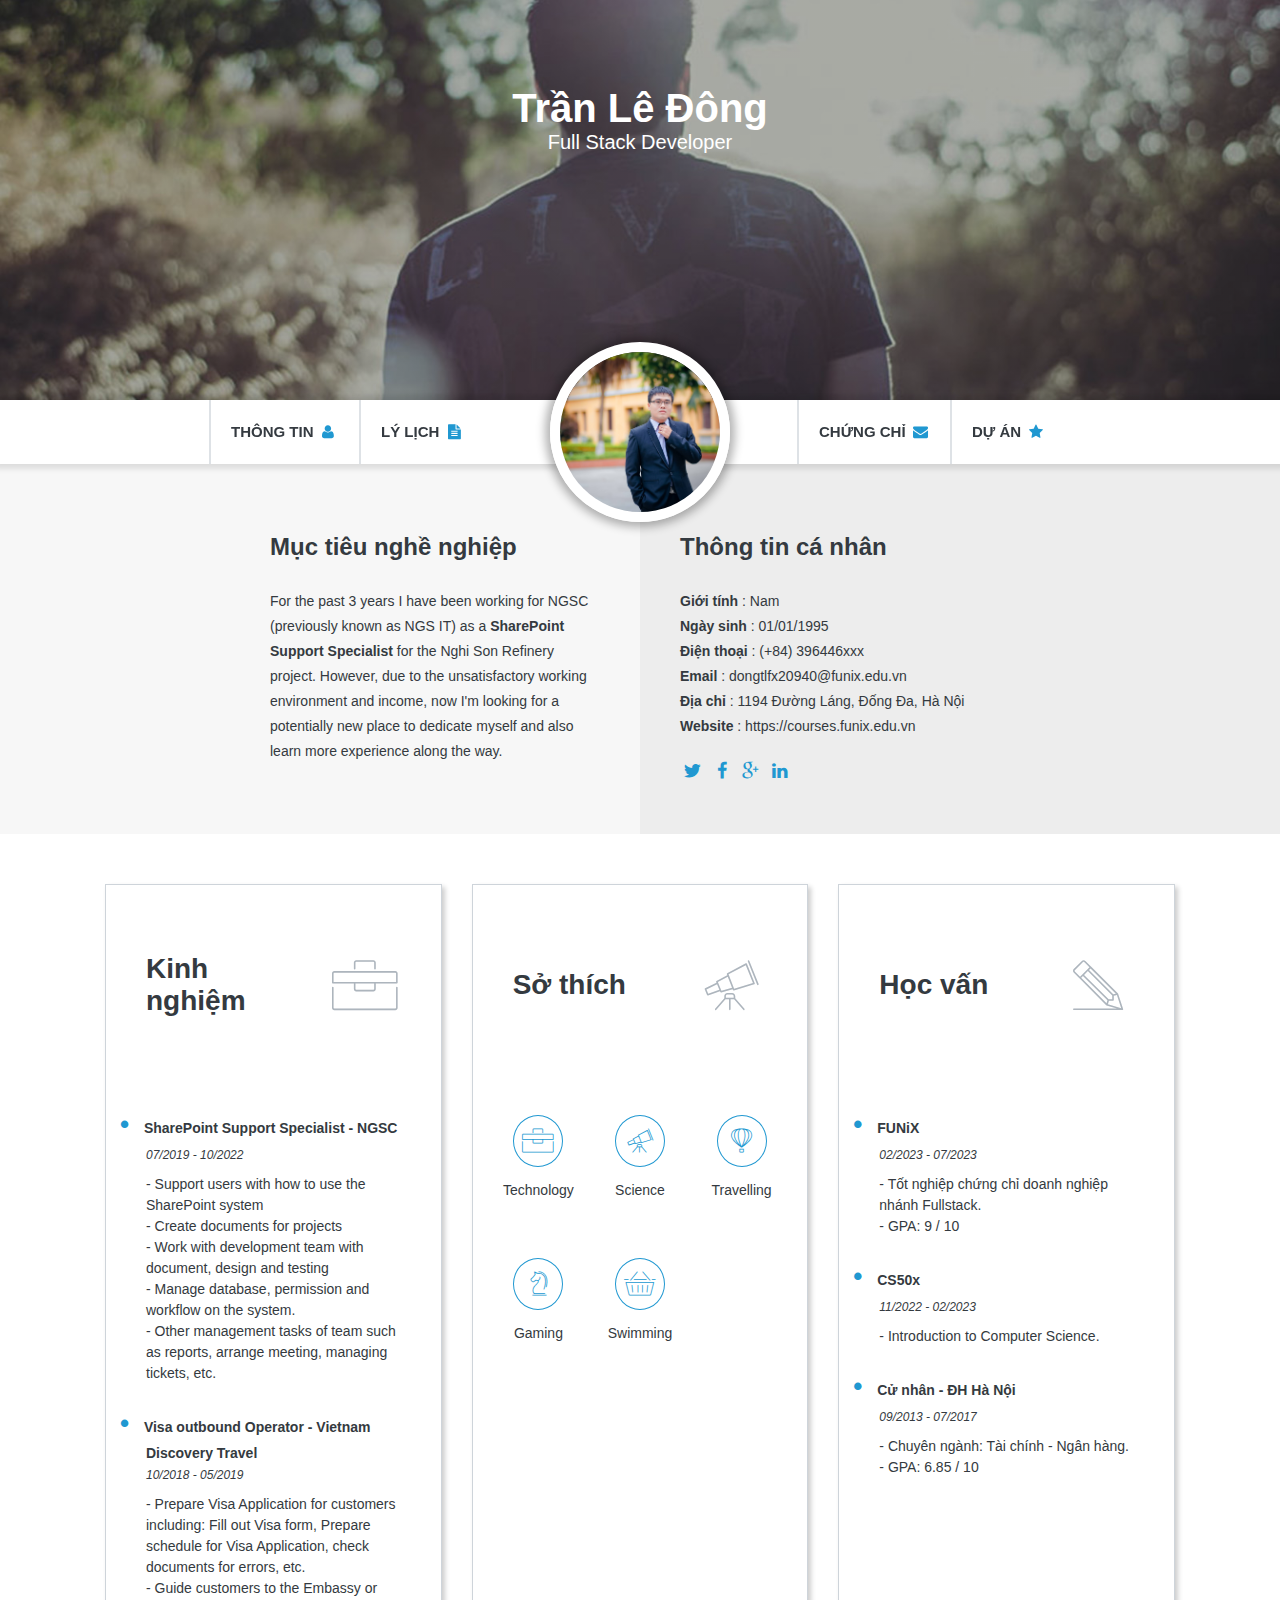
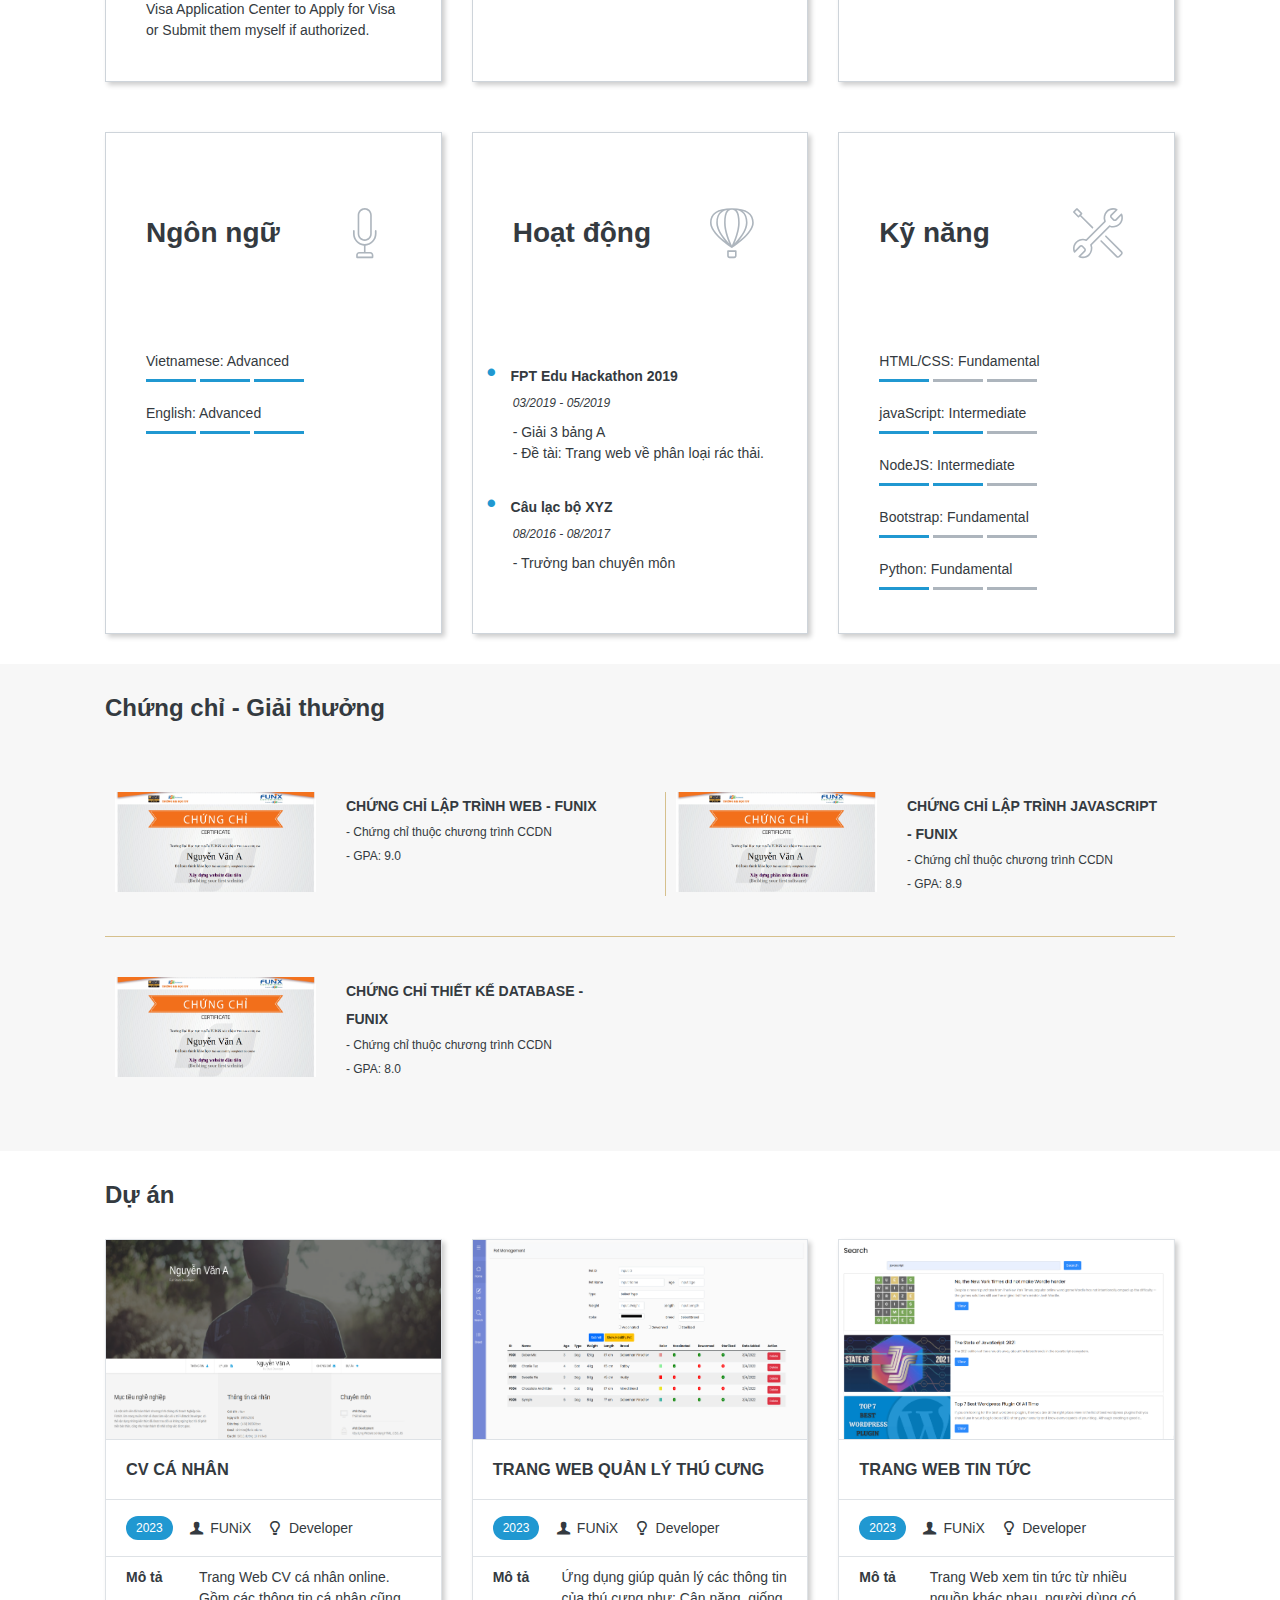
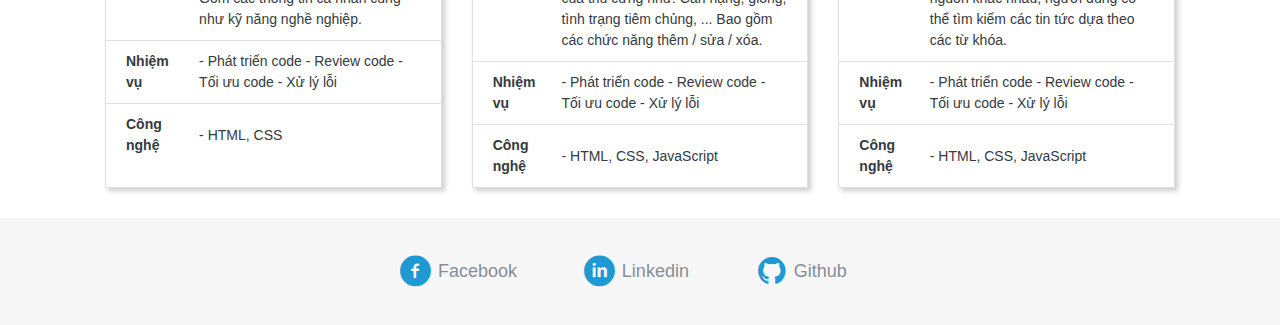
<file: index.html>
<!DOCTYPE html>
<html lang="en">
  <head>
    <meta charset="UTF-8" />
    <meta http-equiv="X-UA-Compatible" content="IE=edge" />
    <meta name="viewport" content="width=device-width, initial-scale=1.0" />
    <link
      href="https://cdn.jsdelivr.net/npm/bootstrap@5.3.0-alpha1/dist/css/bootstrap.min.css"
      rel="stylesheet"
      integrity="sha384-GLhlTQ8iRABdZLl6O3oVMWSktQOp6b7In1Zl3/Jr59b6EGGoI1aFkw7cmDA6j6gD"
      crossorigin="anonymous"
    />
    <link rel="stylesheet" href="./css/laptop.css" />
    <link rel="stylesheet" href="./css/tablet.css" />
    <link rel="stylesheet" href="./css/mobile.css" />
    <link rel="stylesheet" href="./css/font.css" />
    <title>Assignment 02</title>
  </head>

  <!-- Start of the Page -->
  <body>
    <!-- Banner Section -->
    <div id="banner" style="padding: 50px">
      <div class="banner-text">
        <h1>Trần Lê Đông</h1>
        <span>Full Stack Developer</span>
      </div>
    </div>

    <!-- Navigation Section -->
    <section id="nav-bar">
      <nav class="container">
        <!-- Left -->
        <div class="container--sect">
          <a href="#about" class="hvr-sweep-to-top"
            >Thông tin <i class="icon-user"></i
          ></a>
          <a href="#job-info" class="hvr-sweep-to-top"
            >Lý lịch <i class="icon-doc-text-inv"></i
          ></a>
        </div>

        <!-- Avatar -->
        <div class="avatar">
          <img src="./images/anh-3x4.png" alt="Avatar" />
        </div>

        <!-- Right -->
        <div class="container--sect">
          <a href="#certificate" class="hvr-sweep-to-top"
            >Chứng chỉ <i class="icon-mail-alt"></i
          ></a>
          <a href="#project" class="hvr-sweep-to-top"
            >Dự Án <i class="icon-star-1"></i
          ></a>
        </div>
      </nav>
    </section>

    <!-- About Section -->
    <section id="about" class="bg-grey">
      <div class="about-container">
        <!-- Target Sub-section -->
        <div id="target" class="about-target">
          <h1 class="section-title">Mục tiêu nghề nghiệp</h1>
          <p>
            For the past 3 years I have been working for NGSC (previously known
            as NGS IT) as a <strong>SharePoint Support Specialist</strong> for
            the Nghi Son Refinery project. However, due to the unsatisfactory
            working environment and income, now I'm looking for a potentially
            new place to dedicate myself and also learn more experience along
            the way.
          </p>
        </div>
        <!-- Personal info Sub-section -->
        <div id="personal-info" class="about-info">
          <h1 class="section-title">Thông tin cá nhân</h1>
          <ul class="mt-40 info">
            <li><strong>Giới tính</strong> : Nam</li>
            <li><strong>Ngày sinh</strong> : 01/01/1995</li>
            <li><strong>Điện thoại</strong> : (+84) 396446xxx</li>
            <li><strong>Email</strong> : dongtlfx20940@funix.edu.vn</li>
            <li><strong>Địa chỉ</strong> : 1194 Đường Láng, Đống Đa, Hà Nội</li>
            <li><strong>Website</strong> : https://courses.funix.edu.vn</li>
          </ul>
          <div class="social-icons">
            <a href="https://twitter.com/home" target="_blank"
              ><i class="icon-twitter social-icon"></i
            ></a>
            <a href="https://www.facebook.com/mobai123" target="_blank"
              ><i class="icon-facebook social-icon"></i
            ></a>
            <!-- fun little secret hehe -->
            <a
              href="https://www.youtube.com/watch?v=dQw4w9WgXcQ"
              target="_blank"
              ><i class="icon-gplus social-icon"></i
            ></a>
            <a href="https://www.linkedin.com/" target="_blank"
              ><i class="icon-linkedin social-icon"></i
            ></a>
          </div>
        </div>
      </div>
    </section>

    <!-- Job Experience Section -->
    <section id="job-info">
      <div class="container">
        <!-- Column 1 -->
        <div style="margin-top: 20px" class="job-info-card">
          <h1>Kinh nghiệm</h1>
          <i class="ic-toolbox"></i>
          <div class="job-info-card--list">
            <ul>
              <li>
                <strong>SharePoint Support Specialist - NGSC</strong><br />
                <em>07/2019 - 10/2022</em> <br />
                - Support users with how to use the SharePoint system<br />
                - Create documents for projects<br />
                - Work with development team with document, design and
                testing<br />
                - Manage database, permission and workflow on the system.<br />
                - Other management tasks of team such as reports, arrange
                meeting, managing tickets, etc.
              </li>
              <li>
                <strong
                  >Visa outbound Operator - Vietnam Discovery Travel</strong
                >
                <br />
                <em>10/2018 - 05/2019</em> <br />
                - Prepare Visa Application for customers including: Fill out
                Visa form, Prepare schedule for Visa Application, check
                documents for errors, etc. <br />
                - Guide customers to the Embassy or Visa Application Center to
                Apply for Visa or Submit them myself if authorized.
              </li>
            </ul>
          </div>
        </div>
        <div style="margin-top: 20px" class="job-info-card">
          <h1>Sở thích</h1>
          <i class="ic-telescope"></i>
          <div class="job-info-card--icons-bar">
            <div class="icons-bar--icon">
              <i class="ic-toolbox"></i>
              <p>Technology</p>
            </div>
            <div class="icons-bar--icon">
              <i class="ic-telescope"></i>
              <p>Science</p>
            </div>
            <div class="icons-bar--icon">
              <i class="ic-hotairballoon"></i>
              <p>Travelling</p>
            </div>
            <div class="icons-bar--icon">
              <i class="ic-strategy"></i>
              <p>Gaming</p>
            </div>
            <div class="icons-bar--icon">
              <i class="ic-basket"></i>
              <p>Swimming</p>
            </div>
          </div>
        </div>
        <!-- Column 2 -->
        <div style="margin-top: 20px" class="job-info-card">
          <h1>Học vấn</h1>
          <i class="ic-pencil"></i>
          <div class="job-info-card--list">
            <ul>
              <li>
                <strong>FUNiX</strong> <br />
                <em>02/2023 - 07/2023</em> <br />
                - Tốt nghiệp chứng chỉ doanh nghiệp nhánh Fullstack. <br />
                - GPA: 9 / 10
              </li>
              <li>
                <strong>CS50x</strong> <br />
                <em>11/2022 - 02/2023</em> <br />
                - Introduction to Computer Science.
              </li>
              <li>
                <strong>Cử nhân - ĐH Hà Nội</strong> <br />
                <em>09/2013 - 07/2017</em> <br />
                - Chuyên ngành: Tài chính - Ngân hàng. <br />
                - GPA: 6.85 / 10
              </li>
            </ul>
          </div>
        </div>
        <div style="margin-top: 20px" class="job-info-card">
          <h1>Ngôn ngữ</h1>
          <i class="ic-mic"></i>
          <div class="job-info-card--rank">
            <ul>
              <li>
                Vietnamese: Advanced <br />
                <span class="job-info-card--rank--point point-active"></span>
                <span class="job-info-card--rank--point point-active"></span>
                <span class="job-info-card--rank--point point-active"></span>
              </li>
              <li>
                English: Advanced <br />
                <span class="job-info-card--rank--point point-active"></span>
                <span class="job-info-card--rank--point point-active"></span>
                <span class="job-info-card--rank--point point-active"></span>
              </li>
            </ul>
          </div>
        </div>
        <!-- Column 3 -->
        <div style="margin-top: 20px" class="job-info-card">
          <h1>Hoạt động</h1>
          <i class="ic-hotairballoon"></i>
          <div class="job-info-card--list">
            <ul>
              <li>
                <strong>FPT Edu Hackathon 2019</strong> <br />
                <em>03/2019 - 05/2019</em> <br />
                - Giải 3 bảng A <br />
                - Đề tài: Trang web về phân loại rác thải.
              </li>
              <li>
                <strong>Câu lạc bộ XYZ</strong> <br />
                <em>08/2016 - 08/2017</em> <br />
                - Trưởng ban chuyên môn
              </li>
            </ul>
          </div>
        </div>
        <div style="margin-top: 20px" class="job-info-card">
          <h1>Kỹ năng</h1>
          <i class="ic-tools-2"></i>
          <div class="job-info-card--rank">
            <ul>
              <li>
                HTML/CSS: Fundamental <br />
                <span class="job-info-card--rank--point point-active"></span>
                <span class="job-info-card--rank--point"></span>
                <span class="job-info-card--rank--point"></span>
              </li>
              <li>
                javaScript: Intermediate <br />
                <span class="job-info-card--rank--point point-active"></span>
                <span class="job-info-card--rank--point point-active"></span>
                <span class="job-info-card--rank--point"></span>
              </li>
              <li>
                NodeJS: Intermediate <br />
                <span class="job-info-card--rank--point point-active"></span>
                <span class="job-info-card--rank--point point-active"></span>
                <span class="job-info-card--rank--point"></span>
              </li>
              <li>
                Bootstrap: Fundamental <br />
                <span class="job-info-card--rank--point point-active"></span>
                <span class="job-info-card--rank--point"></span>
                <span class="job-info-card--rank--point"></span>
              </li>
              <li>
                Python: Fundamental <br />
                <span class="job-info-card--rank--point point-active"></span>
                <span class="job-info-card--rank--point"></span>
                <span class="job-info-card--rank--point"></span>
              </li>
            </ul>
          </div>
        </div>
      </div>
    </section>

    <!-- Cert Section -->
    <section id="certificate" class="bg-grey">
      <div class="container">
        <h1 class="section-title">Chứng chỉ - Giải thưởng</h1>
        <div class="certificate-line">
          <div class="certificate-item" id="certificate-web">
            <img src="./images/Cert_WEB.png" alt="Web Certificate" />
            <div class="certificate-desc">
              <h3>Chứng chỉ lập trình web - funix</h3>
              <p>
                - Chứng chỉ thuộc chương trình CCDN <br />
                - GPA: 9.0
              </p>
            </div>
          </div>
          <div class="certificate-item" id="certificate-javascript">
            <img src="./images/Cert_PRF.png" alt="JavaScript Certificate" />
            <div class="certificate-desc">
              <h3>Chứng chỉ lập trình JavaScript - funix</h3>
              <p>
                - Chứng chỉ thuộc chương trình CCDN <br />
                - GPA: 8.9
              </p>
            </div>
          </div>
        </div>
        <div class="certificate-line">
          <div class="certificate-item" id="certificate-database">
            <img src="./images/Cert_DBI.png" alt="Database Certificate" />
            <div class="certificate-desc">
              <h3>Chứng chỉ thiết kế database - funix</h3>
              <p>
                - Chứng chỉ thuộc chương trình CCDN <br />
                - GPA: 8.0
              </p>
            </div>
          </div>
        </div>
      </div>
    </section>

    <!-- Projects Section -->
    <section id="project">
      <div class="container">
        <h1 class="section-title">Dự án</h1>
        <div class="project-flex-container">
          <!-- CV Project -->
          <div class="project-item">
            <img src="./images/project_1.png" alt="Project personal CV" />
            <a href="./project-charter.html" target="_blank">
              <h3>CV cá nhân</h3></a
            >
            <div class="project-tab">
              <span class="project-year">2023</span>
              <div><i class="icon-user-1"></i> <span>FUNiX</span></div>
              <div><i class="icon-lamp"></i> <span>Developer</span></div>
            </div>
            <table>
              <tr>
                <th>Mô tả</th>
                <td>
                  Trang Web CV cá nhân online. Gồm các thông tin cá nhân cũng
                  như kỹ năng nghề nghiệp.
                </td>
              </tr>
              <tr>
                <th>Nhiệm vụ</th>
                <td>
                  - Phát triển code - Review code - Tối ưu code - Xử lý lỗi
                </td>
              </tr>
              <tr>
                <th>Công nghệ</th>
                <td>- HTML, CSS</td>
              </tr>
            </table>
          </div>
          <!-- Pet Project -->
          <div class="project-item">
            <img src="./images/project_2.png" alt="pet project" />
            <h3>Trang web quản lý thú cưng</h3>
            <div class="project-tab">
              <span class="project-year">2023</span>
              <div><i class="icon-user-1"></i> <span>FUNiX</span></div>
              <div><i class="icon-lamp"></i> <span>Developer</span></div>
            </div>
            <table>
              <tr>
                <th>Mô tả</th>
                <td>
                  Ứng dụng giúp quản lý các thông tin của thú cưng như: Cân
                  nặng, giống, tình trạng tiêm chủng, ... Bao gồm các chức năng
                  thêm / sửa / xóa.
                </td>
              </tr>
              <tr>
                <th>Nhiệm vụ</th>
                <td>
                  - Phát triển code - Review code - Tối ưu code - Xử lý lỗi
                </td>
              </tr>
              <tr>
                <th>Công nghệ</th>
                <td>- HTML, CSS, JavaScript</td>
              </tr>
            </table>
          </div>
          <!-- Newspaper Project -->
          <div class="project-item">
            <img src="./images/project_3.png" alt="news paper project" />
            <h3>Trang web tin tức</h3>
            <div class="project-tab">
              <span class="project-year">2023</span>
              <div><i class="icon-user-1"></i> <span>FUNiX</span></div>
              <div><i class="icon-lamp"></i> <span>Developer</span></div>
            </div>
            <table>
              <tr>
                <th>Mô tả</th>
                <td>
                  Trang Web xem tin tức từ nhiều nguồn khác nhau, người dùng có
                  thể tìm kiếm các tin tức dựa theo các từ khóa.
                </td>
              </tr>
              <tr>
                <th>Nhiệm vụ</th>
                <td>
                  - Phát triển code - Review code - Tối ưu code - Xử lý lỗi
                </td>
              </tr>
              <tr>
                <th>Công nghệ</th>
                <td>- HTML, CSS, JavaScript</td>
              </tr>
            </table>
          </div>
        </div>
      </div>
    </section>

    <!-- Footer Section -->
    <section id="footer" class="bg-grey">
      <div class="container">
        <ul>
          <li>
            <a href="https://www.facebook.com/mobai123"
              ><i class="icon-facebook-circled"></i>
              <span> Facebook</span>
            </a>
          </li>
          <li>
            <a href="https://www.linkedin.com/"
              ><i class="icon-linkedin-circled"></i> <span> Linkedin</span></a
            >
          </li>
          <li>
            <a href="https://github.com/Mobai101"
              ><i class="icon-github-circled"></i><span> Github</span></a
            >
          </li>
        </ul>
      </div>
    </section>
    <script
      src="https://cdn.jsdelivr.net/npm/@popperjs/core@2.11.6/dist/umd/popper.min.js"
      integrity="sha384-oBqDVmMz9ATKxIep9tiCxS/Z9fNfEXiDAYTujMAeBAsjFuCZSmKbSSUnQlmh/jp3"
      crossorigin="anonymous"
    ></script>
    <script
      src="https://cdn.jsdelivr.net/npm/bootstrap@5.3.0-alpha1/dist/js/bootstrap.min.js"
      integrity="sha384-mQ93GR66B00ZXjt0YO5KlohRA5SY2XofN4zfuZxLkoj1gXtW8ANNCe9d5Y3eG5eD"
      crossorigin="anonymous"
    ></script>
  </body>
</html>
</file>
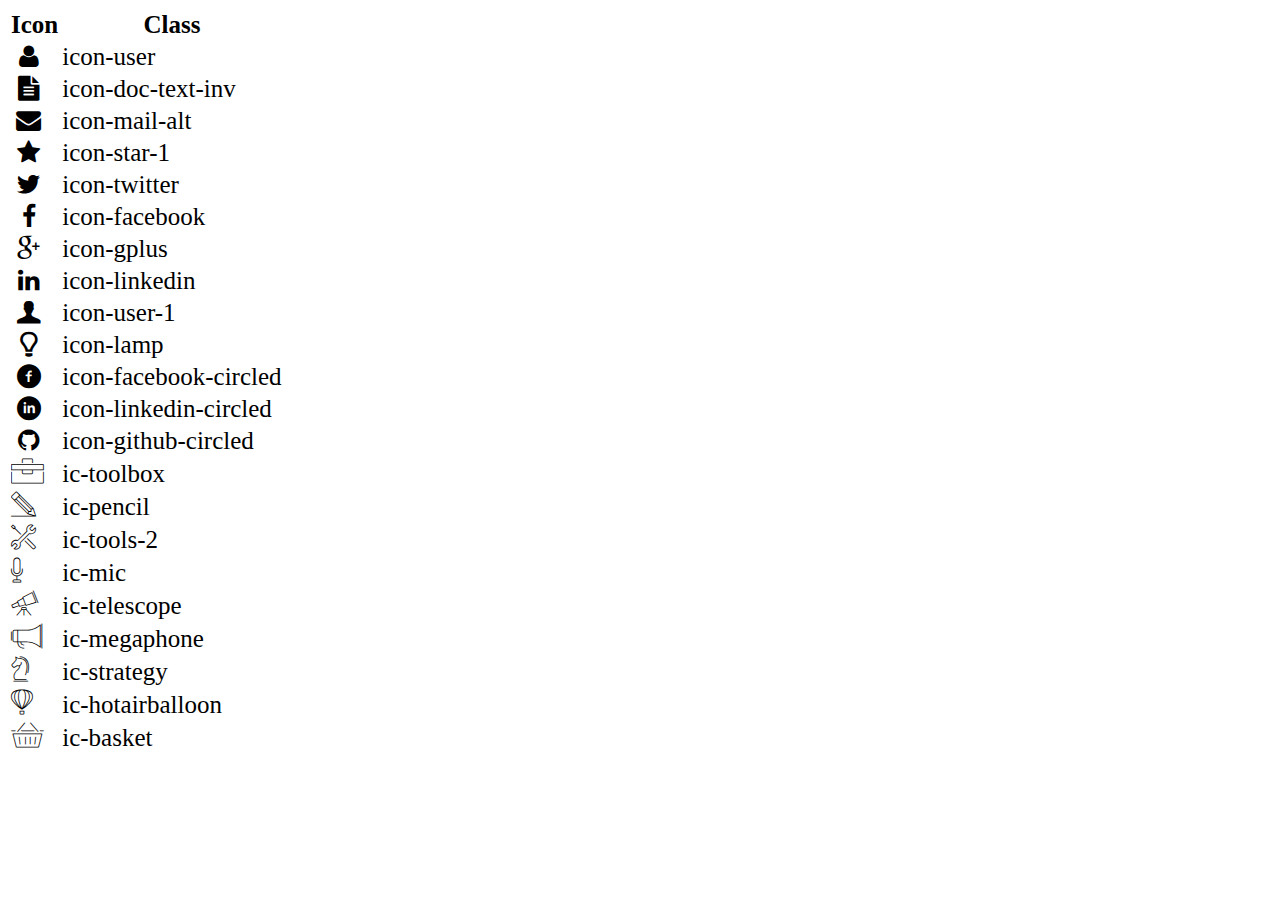
<file: icon-list.html>
<!DOCTYPE html>
<html lang="en">

<head>
    <meta charset="UTF-8">
    <meta http-equiv="X-UA-Compatible" content="IE=edge">
    <meta name="viewport" content="width=device-width, initial-scale=1.0">
    <link rel="stylesheet" href="css/font.css">
    <title>Icon List</title>
</head>

<body>
    <table style="font-size: 25px;">
        <thead>
            <tr>
                <th>Icon</th>
                <th>Class</th>
            </tr>
        </thead>
        <tbody>
            <tr>
                <td><i class="icon-user"></i></td>
                <td>icon-user</td>
            </tr>
            <tr>
                <td><i class="icon-doc-text-inv"></i></td>
                <td>icon-doc-text-inv</td>
            </tr>
            <tr>
                <td><i class="icon-mail-alt"></i></td>
                <td>icon-mail-alt</td>
            </tr>
            <tr>
                <td><i class="icon-star-1"></i></td>
                <td>icon-star-1</td>
            </tr>
            <tr>
                <td><i class="icon-twitter"></i></td>
                <td>icon-twitter</td>
            </tr>
            <tr>
                <td><i class="icon-facebook"></i></td>
                <td>icon-facebook</td>
            </tr>
            <tr>
                <td><i class="icon-gplus"></i></td>
                <td>icon-gplus</td>
            </tr>
            <tr>
                <td><i class="icon-linkedin"></i></td>
                <td>icon-linkedin</td>
            </tr>
            <tr>
                <td><i class="icon-user-1"></i></td>
                <td>icon-user-1</td>
            </tr>
            <tr>
                <td><i class="icon-lamp"></i></td>
                <td>icon-lamp</td>
            </tr>
            <tr>
                <td><i class="icon-facebook-circled"></i></td>
                <td>icon-facebook-circled</td>
            </tr>
            <tr>
                <td><i class="icon-linkedin-circled"></i></td>
                <td>icon-linkedin-circled</td>
            </tr>
            <tr>
                <td><i class="icon-github-circled"></i></td>
                <td>icon-github-circled</td>
            </tr>
            <tr>
                <td><i class="ic-toolbox"></i></td>
                <td>ic-toolbox</td>
            </tr>
            <tr>
                <td><i class="ic-pencil"></i></td>
                <td>ic-pencil</td>
            </tr>
            <tr>
                <td><i class="ic-tools-2"></i></td>
                <td>ic-tools-2</td>
            </tr>

            <tr>
                <td><i class="ic-mic"></i></td>
                <td>ic-mic</td>
            </tr>
            <tr>
                <td><i class="ic-telescope"></i></td>
                <td>ic-telescope</td>
            </tr>
            <tr>
                <td><i class="ic-megaphone"></i></td>
                <td>ic-megaphone</td>
            </tr>
            <tr>
                <td><i class="ic-strategy"></i></td>
                <td>ic-strategy</td>
            </tr>
            <tr>
                <td><i class="ic-hotairballoon"></i></td>
                <td>ic-hotairballoon</td>
            </tr>
            <tr>
                <td><i class="ic-basket"></i></td>
                <td>ic-basket</td>
            </tr>
        </tbody>
    </table>
</body>

</html>
</file>
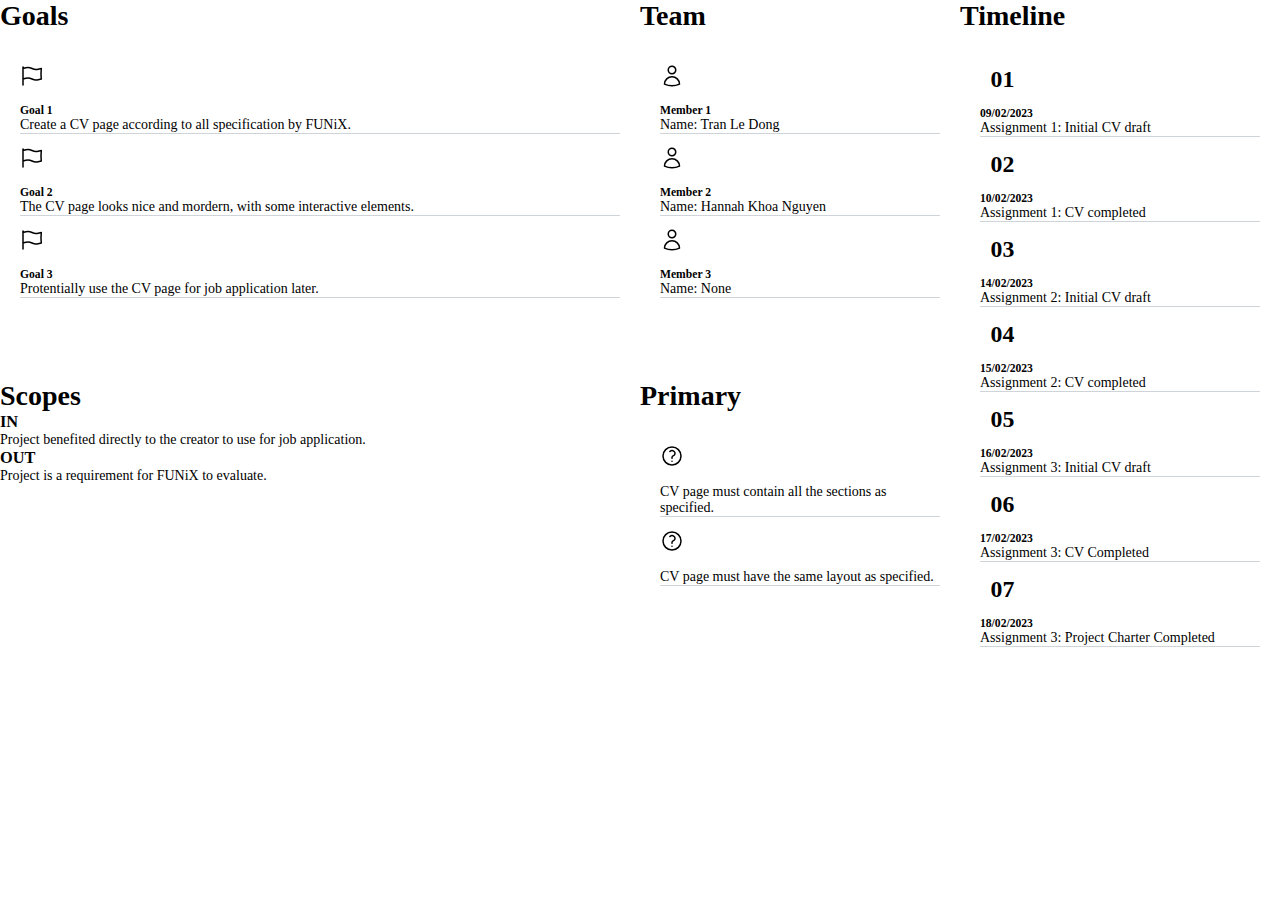
<file: project-charter.html>
<!DOCTYPE html>
<html lang="en">
  <head>
    <meta charset="UTF-8" />
    <meta http-equiv="X-UA-Compatible" content="IE=edge" />
    <meta name="viewport" content="width=device-width, initial-scale=1.0" />
    <link
      href="https://cdn.jsdelivr.net/npm/bootstrap@5.3.0-alpha1/dist/css/bootstrap.min.css"
      rel="stylesheet"
      integrity="sha384-GLhlTQ8iRABdZLl6O3oVMWSktQOp6b7In1Zl3/Jr59b6EGGoI1aFkw7cmDA6j6gD"
      crossorigin="anonymous"
    />
    <link rel="stylesheet" href="/css/project-charter.css" />
    <title>Project Charter</title>
  </head>
  <body class="bg-primary">
    <div class="container-fluid">
      <!-- Goals -->
      <section class="goals bg-light m-4" id="goals">
        <h1 class="text-primary p-3 border-bottom border-3">Goals</h1>
        <ul>
          <li
            class="p-3 d-flex flex-column flex-lg-row mb-4 align-items-center"
          >
            <svg
              xmlns="http://www.w3.org/2000/svg"
              fill="none"
              viewBox="0 0 24 24"
              stroke-width="1.5"
              stroke="currentColor"
              class="icon icon-flag align-items-center col-1"
            >
              <path
                stroke-linecap="round"
                stroke-linejoin="round"
                d="M3 3v1.5M3 21v-6m0 0l2.77-.693a9 9 0 016.208.682l.108.054a9 9 0 006.086.71l3.114-.732a48.524 48.524 0 01-.005-10.499l-3.11.732a9 9 0 01-6.085-.711l-.108-.054a9 9 0 00-6.208-.682L3 4.5M3 15V4.5"
              />
            </svg>
            <div>
              <h5>Goal 1</h5>
              <p>Create a CV page according to all specification by FUNiX.</p>
            </div>
          </li>
          <li
            class="p-3 d-flex flex-column flex-lg-row mb-4 align-items-center"
          >
            <svg
              xmlns="http://www.w3.org/2000/svg"
              fill="none"
              viewBox="0 0 24 24"
              stroke-width="1.5"
              stroke="currentColor"
              class="icon icon-flag align-items-center col-1"
            >
              <path
                stroke-linecap="round"
                stroke-linejoin="round"
                d="M3 3v1.5M3 21v-6m0 0l2.77-.693a9 9 0 016.208.682l.108.054a9 9 0 006.086.71l3.114-.732a48.524 48.524 0 01-.005-10.499l-3.11.732a9 9 0 01-6.085-.711l-.108-.054a9 9 0 00-6.208-.682L3 4.5M3 15V4.5"
              />
            </svg>
            <div>
              <h5>Goal 2</h5>
              <p>
                The CV page looks nice and mordern, with some interactive
                elements.
              </p>
            </div>
          </li>
          <li
            class="p-3 d-flex flex-column flex-lg-row mb-4 align-items-center"
          >
            <svg
              xmlns="http://www.w3.org/2000/svg"
              fill="none"
              viewBox="0 0 24 24"
              stroke-width="1.5"
              stroke="currentColor"
              class="icon icon-flag align-items-center col-1"
            >
              <path
                stroke-linecap="round"
                stroke-linejoin="round"
                d="M3 3v1.5M3 21v-6m0 0l2.77-.693a9 9 0 016.208.682l.108.054a9 9 0 006.086.71l3.114-.732a48.524 48.524 0 01-.005-10.499l-3.11.732a9 9 0 01-6.085-.711l-.108-.054a9 9 0 00-6.208-.682L3 4.5M3 15V4.5"
              />
            </svg>
            <div>
              <h5>Goal 3</h5>
              <p>Protentially use the CV page for job application later.</p>
            </div>
          </li>
        </ul>
      </section>
      <!-- Scopes -->
      <section class="scopes bg-light m-4" id="scopes">
        <h1 class="text-primary p-3 border-bottom border-3 p-3">Scopes</h1>
        <div class="row p-4">
          <div class="col-lg-6">
            <h3>IN</h3>
            <p>
              Project benefited directly to the creator to use for job
              application.
            </p>
          </div>
          <div class="col-lg-6">
            <h3>OUT</h3>
            <p>Project is a requirement for FUNiX to evaluate.</p>
          </div>
        </div>
      </section>
      <!-- Team -->
      <section class="team bg-light m-4" id="team">
        <h1 class="text-primary p-3 border-bottom border-3 p-3">Team</h1>
        <ul>
          <li
            class="d-flex flex-column mb-4 flex-lg-row mb-4 align-items-center"
          >
            <svg
              xmlns="http://www.w3.org/2000/svg"
              fill="none"
              viewBox="0 0 24 24"
              stroke-width="1.5"
              stroke="currentColor"
              class="icon icon-person align-items-center col-1"
            >
              <path
                stroke-linecap="round"
                stroke-linejoin="round"
                d="M15.75 6a3.75 3.75 0 11-7.5 0 3.75 3.75 0 017.5 0zM4.501 20.118a7.5 7.5 0 0114.998 0A17.933 17.933 0 0112 21.75c-2.676 0-5.216-.584-7.499-1.632z"
              />
            </svg>
            <div>
              <h5>Member 1</h5>
              <p>Name: Tran Le Dong</p>
            </div>
          </li>
          <li
            class="d-flex flex-column mb-4 flex-lg-row mb-4 align-items-center"
          >
            <svg
              xmlns="http://www.w3.org/2000/svg"
              fill="none"
              viewBox="0 0 24 24"
              stroke-width="1.5"
              stroke="currentColor"
              class="icon icon-person align-items-center col-1"
            >
              <path
                stroke-linecap="round"
                stroke-linejoin="round"
                d="M15.75 6a3.75 3.75 0 11-7.5 0 3.75 3.75 0 017.5 0zM4.501 20.118a7.5 7.5 0 0114.998 0A17.933 17.933 0 0112 21.75c-2.676 0-5.216-.584-7.499-1.632z"
              />
            </svg>
            <div>
              <h5>Member 2</h5>
              <p>Name: Hannah Khoa Nguyen</p>
            </div>
          </li>
          <li
            class="d-flex flex-column mb-4 flex-lg-row mb-4 align-items-center"
          >
            <svg
              xmlns="http://www.w3.org/2000/svg"
              fill="none"
              viewBox="0 0 24 24"
              stroke-width="1.5"
              stroke="currentColor"
              class="icon icon-person align-items-center col-1"
            >
              <path
                stroke-linecap="round"
                stroke-linejoin="round"
                d="M15.75 6a3.75 3.75 0 11-7.5 0 3.75 3.75 0 017.5 0zM4.501 20.118a7.5 7.5 0 0114.998 0A17.933 17.933 0 0112 21.75c-2.676 0-5.216-.584-7.499-1.632z"
              />
            </svg>
            <div>
              <h5>Member 3</h5>
              <p>Name: None</p>
            </div>
          </li>
        </ul>
      </section>
      <!-- Primary -->
      <section class="primary bg-light m-4" id="primary">
        <h1 class="text-primary p-3 border-bottom border-3 p-3">Primary</h1>
        <ul>
          <li class="d-flex flex-column mb-2 flex-lg-row align-items-center">
            <svg
              xmlns="http://www.w3.org/2000/svg"
              fill="none"
              viewBox="0 0 24 24"
              stroke-width="1.5"
              stroke="currentColor"
              class="icon icon-question align-items-center col-1"
            >
              <path
                stroke-linecap="round"
                stroke-linejoin="round"
                d="M9.879 7.519c1.171-1.025 3.071-1.025 4.242 0 1.172 1.025 1.172 2.687 0 3.712-.203.179-.43.326-.67.442-.745.361-1.45.999-1.45 1.827v.75M21 12a9 9 0 11-18 0 9 9 0 0118 0zm-9 5.25h.008v.008H12v-.008z"
              />
            </svg>

            <div>
              <p>CV page must contain all the sections as specified.</p>
            </div>
          </li>
          <li class="d-flex flex-column mb-2 flex-lg-row align-items-center">
            <svg
              xmlns="http://www.w3.org/2000/svg"
              fill="none"
              viewBox="0 0 24 24"
              stroke-width="1.5"
              stroke="currentColor"
              class="icon icon-question align-items-center col-1"
            >
              <path
                stroke-linecap="round"
                stroke-linejoin="round"
                d="M9.879 7.519c1.171-1.025 3.071-1.025 4.242 0 1.172 1.025 1.172 2.687 0 3.712-.203.179-.43.326-.67.442-.745.361-1.45.999-1.45 1.827v.75M21 12a9 9 0 11-18 0 9 9 0 0118 0zm-9 5.25h.008v.008H12v-.008z"
              />
            </svg>

            <div>
              <p>CV page must have the same layout as specified.</p>
            </div>
          </li>
        </ul>
      </section>
      <!-- Timeline -->
      <section class="timeline bg-light m-4" id="timeline">
        <h1 class="text-primary p-3 border-bottom border-3 p-3">Timeline</h1>
        <ul>
          <li>
            <h3 class="number border border-success bg-info rounded-circle">
              01
            </h3>
            <h5>09/02/2023</h5>
            <p>Assignment 1: Initial CV draft</p>
          </li>
          <li>
            <h3 class="number border border-success bg-info rounded-circle">
              02
            </h3>
            <h5>10/02/2023</h5>
            <p>Assignment 1: CV completed</p>
          </li>
          <li>
            <h3 class="number border border-success bg-info rounded-circle">
              03
            </h3>
            <h5>14/02/2023</h5>
            <p>Assignment 2: Initial CV draft</p>
          </li>
          <li>
            <h3 class="number border border-success bg-info rounded-circle">
              04
            </h3>
            <h5>15/02/2023</h5>
            <p>Assignment 2: CV completed</p>
          </li>
          <li>
            <h3 class="number border border-success bg-info rounded-circle">
              05
            </h3>
            <h5>16/02/2023</h5>
            <p>Assignment 3: Initial CV draft</p>
          </li>
          <li>
            <h3 class="number border border-success bg-info rounded-circle">
              06
            </h3>
            <h5>17/02/2023</h5>
            <p>Assignment 3: CV Completed</p>
          </li>
          <li>
            <h3 class="number border border-success bg-info rounded-circle">
              07
            </h3>
            <h5>18/02/2023</h5>
            <p>Assignment 3: Project Charter Completed</p>
          </li>
        </ul>
      </section>
    </div>
    <!-- JavaScript -->
    <script
      src="https://cdn.jsdelivr.net/npm/@popperjs/core@2.11.6/dist/umd/popper.min.js"
      integrity="sha384-oBqDVmMz9ATKxIep9tiCxS/Z9fNfEXiDAYTujMAeBAsjFuCZSmKbSSUnQlmh/jp3"
      crossorigin="anonymous"
    ></script>
    <script
      src="https://cdn.jsdelivr.net/npm/bootstrap@5.3.0-alpha1/dist/js/bootstrap.min.js"
      integrity="sha384-mQ93GR66B00ZXjt0YO5KlohRA5SY2XofN4zfuZxLkoj1gXtW8ANNCe9d5Y3eG5eD"
      crossorigin="anonymous"
    ></script>
  </body>
</html>
</file>
<file: css/laptop.css>
/* GENERAL SELECTION */

* {
  margin: 0;
  padding: 0;
  box-sizing: border-box;
  scroll-behavior: smooth;
}

body {
  font-family: "Segoe UI", sans-serif;
  color: #343a40;
  font-size: 14px;
}

.bg-grey {
  background: #f7f7f7;
}

section > .container {
  width: 1170px;
  margin: auto;
  display: block;
  padding: 30px 50px;
}

.section-title {
  font-size: 24px;
}

/* SPECIFIC SELECTION */
/* Banner Section --------------------------------------------*/

#banner {
  background-image: linear-gradient(rgba(0, 0, 0, 0.3), rgba(0, 0, 0, 0.3)),
    url("/images/banner.jpg");
  background-size: cover;
  color: #fff;
  height: 400px;
  position: relative;
}

.banner-text {
  font-size: 20px;
  position: absolute;
  text-align: center;
  left: 50%;
  top: 30%;
  transform: translate(-50%, -50%);
}

/* Navigation Section --------------------------------------------*/
#nav-bar {
  position: relative;
  box-shadow: 0 0 5px 5px rgba(0, 0, 0, 0.1);
  text-align: center;
}

#nav-bar .container {
  padding: 0;
  display: flex;
  justify-content: space-evenly;
  position: relative;
  align-items: center;
  border-collapse: collapse;
}

#nav-bar a:link,
#nav-bar a:visited {
  display: inline-block;
  margin-left: -4px;
  line-height: 64px;
  font-size: 15px;
  font-weight: 600;
  color: #343a40;
  text-decoration: none;
  text-transform: uppercase;
  border-left: 2px solid #dee2e6;
  text-align: center;
  padding: 0 20px;
}

#nav-bar a i {
  color: #2098d1;
}

#nav-bar img {
  position: absolute;
  width: 180px;
  height: 180px;
  border-radius: 50%;
  border: 10px solid #fff;
  box-shadow: 0 0 10px 5px rgba(0, 0, 0, 0.3);
  top: 50%;
  left: 50%;
  transform: translate(-50%, -50%);
}

/* Sweep to top Effect for navigation bar */
.hvr-sweep-to-top {
  display: inline-block;
  vertical-align: middle;
  -webkit-transform: perspective(1px) translateZ(0);
  transform: perspective(1px) translateZ(0);
  box-shadow: 0 0 1px rgba(0, 0, 0, 0);
  position: relative;
  -webkit-transition-property: color;
  transition-property: color;
  -webkit-transition-duration: 0.3s;
  transition-duration: 0.3s;
}

.hvr-sweep-to-top:before {
  content: "";
  position: absolute;
  z-index: -1;
  top: 0;
  left: 0;
  right: 0;
  bottom: 0;
  background: #2098d1;
  -webkit-transform: scaleY(0);
  transform: scaleY(0);
  -webkit-transform-origin: 50% 100%;
  transform-origin: 50% 100%;
  -webkit-transition-property: transform;
  transition-property: transform;
  -webkit-transition-duration: 0.3s;
  transition-duration: 0.3s;
  -webkit-transition-timing-function: ease-out;
  transition-timing-function: ease-out;
}

.hvr-sweep-to-top:hover,
.hvr-sweep-to-top:focus,
.hvr-sweep-to-top:active {
  color: white !important;
}
.hvr-sweep-to-top:hover i,
.hvr-sweep-to-top:focus i,
.hvr-sweep-to-top:active i {
  color: white !important;
}

.hvr-sweep-to-top:hover:before,
.hvr-sweep-to-top:focus:before,
.hvr-sweep-to-top:active:before {
  -webkit-transform: scaleY(1);
  transform: scaleY(1);
}

/* About Section --------------------------------------------*/
.about-container {
  display: grid;
  grid-template-columns: 1fr 1fr;
  font-size: 14px;
}

.section-title {
  padding-bottom: 30px;
}

.about-target {
  padding: 70px 40px;
  padding-left: 270px;
  line-height: 25px;
}

.about-info {
  padding: 70px 270px 40px 40px;
  line-height: 25px;
  background-color: #ededed;
}

.about-info ul {
  list-style-type: none;
}

.social-icons {
  padding-top: 20px;
}

.social-icon {
  color: #2098d1;
  width: 70px;
  font-size: 18px;
}

.social-icon:hover {
  background-color: #2098d1;
  color: #fff;
}

/* Job Experience Section --------------------------------------------*/

#job-info .container {
  display: grid;
  grid-template-columns: 1fr 1fr 1fr;
  gap: 30px;
}

.job-info-card {
  border: 1px solid #ced4da;
  display: grid;
  grid-template-columns: 2fr 1fr;
  grid-template-rows: 200px auto;
  align-items: center;
  box-shadow: 3px 3px 5px 0 rgba(0, 0, 0, 0.2);
}

.job-info-card h1 {
  padding: 40px;
}

.job-info-card i {
  text-align: center;
  color: #adb5bd;
  font-size: 50px;
  padding-right: 40px;
}

.job-info-card--list {
  grid-column: 1 / -1;
  padding: 20px 40px 20px 40px;
  align-self: start;
}

.job-info-card--list ul {
  list-style: none;
}

.job-info-card--list li {
  padding-bottom: 20px;
  line-height: 1.5;
}

.job-info-card--list li em {
  display: inline-block;
  padding-bottom: 10px;
  font-size: 12px;
}

.job-info-card--list ul li::before {
  content: "\2022";
  color: #2098d1;
  font-size: 26px;
  font-weight: bold;
  display: inline-block;
  width: 20px;
  margin-left: -1em;
}

.job-info-card--icons-bar {
  display: grid;
  grid-template-columns: 1fr 1fr 1fr;
  grid-column: 1 / -1;
  align-items: center;
  justify-content: center;
  align-self: start;
  padding: 30px;
  gap: 30px;
}

.icons-bar--icon {
  display: flex;
  flex-direction: column;
  justify-content: center;
  align-items: center;
  gap: 15px;
  padding-bottom: 30px;
}

.job-info-card--icons-bar i {
  color: #2098d1;
  padding: 0;
  border: 1px solid #2098d1;
  border-radius: 50%;
  width: 50px;
  line-height: 50px;
  font-size: 24px;
  text-align: center;
}

.job-info-card--rank {
  grid-column: 1 / -1;
  align-self: start;
  padding: 20px 40px 20px 40px;
}

.job-info-card--rank--point {
  display: inline-block;
  height: 3px;
  width: 50px;
  background-color: #adb5bd;
}

.job-info-card--rank ul {
  list-style: none;
}

.job-info-card--rank li {
  padding-bottom: 20px;
}

.point-active {
  background-color: #2098d1;
}

/* Certificate Section --------------------------------------------*/

.certificate-line {
  display: grid;
  grid-template-columns: 1fr 1fr;
  gap: 50px;
  border-bottom: 1px solid #d6c08d;
}

.certificate-line:last-child {
  border-bottom: none;
}

.certificate-item {
  display: flex;
  padding: 0 10px 0 10px;
  margin: 40px 0 40px 0;
}

#certificate-javascript {
  border-left: 1px solid #d6c08d;
}

.certificate-item img {
  height: 100px;
  padding-right: 30px;
}

.certificate-desc {
  line-height: 2;
  font-size: 12px;
}

.certificate-desc h3 {
  text-transform: uppercase;
}

/* Project Section  --------------------------------------------*/

.project-flex-container {
  display: flex;
  gap: 30px;
}

.project-item {
  flex: 1 1 0px;
  display: flex;
  flex-direction: column;
  border: 1px solid #dee2e6;
  box-shadow: 3px 3px 5px 0 rgba(0, 0, 0, 0.2);
}

.project-item img {
  height: 200px;
  border-bottom: 1px solid #dee2e6;
}

.project-item h3 {
  text-transform: uppercase;
  padding: 20px;
  border-bottom: 1px solid #dee2e6;
}

.project-tab {
  padding: 16px 20px;
  border-bottom: 1px solid #dee2e6;
  display: flex;
  align-items: center;
}

.project-tab span {
  display: inline-block;
  margin-right: 14px;
}

.project-year {
  font-size: 12px;
  background-color: #2098d1;
  padding: 5px 10px;
  border-radius: 50px;
  color: #fff;
}

.project-item table {
  text-align: left;
  border-collapse: collapse;
}

.project-item th {
  padding: 10px 0 10px 20px;
  vertical-align: top;
}

.project-item td {
  padding: 10px 20px;
}

.project-item tr {
  line-height: 1.5;
  border-bottom: 1px solid #dee2e6;
}

.project-item tr:last-child {
  border: 0;
}

#project a {
  text-decoration: none;
  color: #343a40;
}

/* Footer Section --------------------------------------------*/

#footer ul {
  display: flex;
  justify-content: center;
  list-style: none;
}

#footer i,
#footer i {
  font-size: 32px;
  color: #2098d1;
}

#footer span,
#footer span {
  display: inline-block;
  color: #868e96;
}

#footer a:link,
#footer a:visited {
  display: flex;
  justify-content: center;
  align-items: center;
  text-decoration: none;
  font-size: 18px;
  margin-right: 40px;
  padding: 5px 10px;
}

#footer a:hover,
#footer a:active {
  border-radius: 40px;
  background-color: #2098d1;
}

#footer a:hover i,
#footer a:active i {
  color: #fff;
}

#footer a:hover span,
#footer a:active span {
  color: #fff;
}
</file>
<file: css/tablet.css>
@media screen and (max-width: 992px) {
  section > .container {
    width: 100vw;
  }

  /* Navigation Bar ----------------------------------------------------*/
  .avatar {
    display: none;
  }
  #nav-bar .container {
    justify-content: center;
  }

  /* About Section ----------------------------------------------------*/
  .about-target {
    padding: 70px 40px;
  }

  .about-info {
    padding: 70px 40px;
  }

  /* Job Experience Section --------------------------------------------*/

  #job-info .container {
    grid-template-columns: 1fr 1fr;
    gap: 30px;
  }

  /* Certificate Section ----------------------------------------------------*/

  .certificate-line {
    display: grid;
    gap: 20px;
  }

  .certificate-item {
    display: flex;
    flex-direction: column;
  }

  .certificate-item img {
    height: auto;
    width: 35vw;
    padding-right: 0;
    margin-bottom: 30px;
  }

  .certificate-desc h3 {
    font-size: 18px;
  }
  /* Project Section  ----------------------------------------------------*/

  #project .container {
    padding: 0;
  }

  .project-item img {
    width: 100%;
    height: auto;
    border-bottom: 1px solid #dee2e6;
  }

  .project-item h3 {
    font-size: 18px;
  }
}
</file>
<file: css/mobile.css>
@media screen and (max-width: 576px) {
  /* Navigation Bar ----------------------------------------------------*/
  .avatar {
    display: none;
  }
  #nav-bar .container {
    display: block;
  }

  .container--sect {
    display: flex;
    flex-direction: column;
    align-items: flex-start;
  }

  #nav-bar a:link,
  #nav-bar a:visited {
    padding-left: 60px;
    height: 60px;
    border: none;
  }
  /* About Section ----------------------------------------------------*/
  .about-container {
    grid-template-columns: 1fr;
  }

  .about-target {
    padding: 70px 20px;
  }

  .about-info {
    padding: 70px 20px;
  }

  /* Job Experience Section --------------------------------------------*/

  #job-info .container {
    grid-template-columns: 1fr;
    gap: 30px;
  }

  /* Certificate Section ----------------------------------------------------*/

  .certificate-line {
    display: grid;
    grid-template-columns: 1fr;
    gap: 20px;
    border: none;
  }

  .certificate-item {
    display: flex;
    flex-direction: column;
    border-bottom: 1px solid #d6c08d;
  }

  #certificate-javascript {
    border-left: none;
  }

  .certificate-item img {
    height: auto;
    width: 80vw;
    padding-right: 0;
    margin-bottom: 30px;
  }

  .certificate-desc {
    line-height: 2;
    font-size: 14px;
  }

  .certificate-desc h3 {
    font-size: 18px;
  }

  /* Project Section ----------------------------------------------------*/
  .project-flex-container {
    padding: 0;
    flex-direction: column;
    gap: 50px;
  }

  .project-item {
    width: 100vw;
  }

  .project-item img {
    width: 100%;
    height: auto;
    border-bottom: 1px solid #dee2e6;
  }

  .project-item h3 {
    font-size: 18px;
  }

  /* Footer Section ----------------------------------------------------*/
  #footer span {
    display: none;
  }

  #footer i {
    font-size: 50px;
  }
}
</file>
<file: css/font.css>
@font-face {
	font-family: 'open_sanslight';
	src: url('../fonts/OpenSans-Light-webfont.eot');
	src: url('../fonts/OpenSans-Light-webfont.eot#iefix') format('embedded-opentype'),
		url('../fonts/OpenSans-Light-webfont.woff') format('woff'),
		url('../fonts/OpenSans-Light-webfont.ttf') format('truetype'),
		url('../fonts/OpenSans-Light-webfont.svg#open_sanslight') format('svg');
	font-weight: normal;
	font-style: normal;

}

@font-face {
	font-family: 'open_sansitalic';
	src: url('../fonts/OpenSans-Italic-webfont.eot');
	src: url('../fonts/OpenSans-Italic-webfont.eot#iefix') format('embedded-opentype'),
		url('../fonts/OpenSans-Italic-webfont.woff') format('woff'),
		url('../fonts/OpenSans-Italic-webfont.ttf') format('truetype'),
		url('../fonts/OpenSans-Italic-webfont.svg#open_sansitalic') format('svg');
	font-weight: normal;
	font-style: normal;

}

@font-face {
	font-family: 'open_sanssemibold';
	src: url('../fonts/OpenSans-Semibold-webfont.eot');
	src: url('../fonts/OpenSans-Semibold-webfont.eot#iefix') format('embedded-opentype'),
		url('../fonts/OpenSans-Semibold-webfont.woff') format('woff'),
		url('../fonts/OpenSans-Semibold-webfont.ttf') format('truetype'),
		url('../fonts/OpenSans-Semibold-webfont.svg#open_sanssemibold') format('svg');
	font-weight: normal;
	font-style: normal;

}


@font-face {
	font-family: 'open_sanslight_italic';
	src: url('../fonts/OpenSans-LightItalic-webfont.eot');
	src: url('../fonts/OpenSans-LightItalic-webfont.eot#iefix') format('embedded-opentype'),
		url('../fonts/OpenSans-LightItalic-webfont.woff') format('woff'),
		url('../fonts/OpenSans-LightItalic-webfont.ttf') format('truetype'),
		url('../fonts/OpenSans-LightItalic-webfont.svg#open_sanslight_italic') format('svg');
	font-weight: normal;
	font-style: normal;

}

@font-face {
	font-family: 'open_sansregular';
	src: url('../fonts/OpenSans-Regular-webfont.eot');
	src: url('../fonts/OpenSans-Regular-webfont.eot#iefix') format('embedded-opentype'),
		url('../fonts/OpenSans-Regular-webfont.woff') format('woff'),
		url('../fonts/OpenSans-Regular-webfont.ttf') format('truetype'),
		url('../fonts/OpenSans-Regular-webfont.svg#open_sansregular') format('svg');
	font-weight: normal;
	font-style: normal;

}


@font-face {
	font-family: 'fontello';
	src: url('../fonts/fontello.eot');
	src: url('../fonts/fontello.eot#iefix') format('embedded-opentype'),
		url('../fonts/fontello.woff') format('woff'),
		url('../fonts/fontello.ttf') format('truetype'),
		url('../fonts/fontello.svg#fontello') format('svg');
	font-weight: normal;
	font-style: normal;
}

[class^="icon-"]:before,
[class*=" icon-"]:before {
	font-family: "fontello";
	font-style: normal;
	font-weight: normal;
	speak: none;

	display: inline-block;
	text-decoration: inherit;
	width: 1em;
	margin-right: .2em;
	text-align: center;
	/* opacity: .8; */

	/* For safety - reset parent styles, that can break glyph codes*/
	font-variant: normal;
	text-transform: none;

	/* fix buttons height, for twitter bootstrap */
	line-height: 1em;

	/* Animation center compensation - margins should be symmetric */
	/* remove if not needed */
	margin-left: .2em;

	/* you can be more comfortable with increased icons size */
	/* font-size: 120%; */

	/* Font smoothing. That was taken from TWBS */
	-webkit-font-smoothing: antialiased;
	-moz-osx-font-smoothing: grayscale;

	/* Uncomment for 3D effect */
	/* text-shadow: 1px 1px 1px rgba(127, 127, 127, 0.3); */
}

.icon-emo-happy:before {
	content: '\e800';
}

/* '' */
.icon-emo-wink:before {
	content: '\e801';
}

/* '' */
.icon-emo-wink2:before {
	content: '\e802';
}

/* '' */
.icon-emo-unhappy:before {
	content: '\e803';
}

/* '' */
.icon-emo-sleep:before {
	content: '\e804';
}

/* '' */
.icon-emo-thumbsup:before {
	content: '\e805';
}

/* '' */
.icon-emo-devil:before {
	content: '\e806';
}

/* '' */
.icon-emo-surprised:before {
	content: '\e807';
}

/* '' */
.icon-emo-tongue:before {
	content: '\e808';
}

/* '' */
.icon-emo-coffee:before {
	content: '\e809';
}

/* '' */
.icon-emo-sunglasses:before {
	content: '\e80a';
}

/* '' */
.icon-emo-displeased:before {
	content: '\e80b';
}

/* '' */
.icon-emo-beer:before {
	content: '\e80c';
}

/* '' */
.icon-emo-grin:before {
	content: '\e80d';
}

/* '' */
.icon-emo-angry:before {
	content: '\e80e';
}

/* '' */
.icon-emo-saint:before {
	content: '\e80f';
}

/* '' */
.icon-emo-cry:before {
	content: '\e810';
}

/* '' */
.icon-emo-shoot:before {
	content: '\e811';
}

/* '' */
.icon-emo-squint:before {
	content: '\e812';
}

/* '' */
.icon-emo-laugh:before {
	content: '\e813';
}

/* '' */
.icon-spin1:before {
	content: '\e814';
}

/* '' */
.icon-spin2:before {
	content: '\e815';
}

/* '' */
.icon-spin3:before {
	content: '\e816';
}

/* '' */
.icon-spin4:before {
	content: '\e817';
}

/* '' */
.icon-spin5:before {
	content: '\e818';
}

/* '' */
.icon-spin6:before {
	content: '\e819';
}

/* '' */
.icon-firefox:before {
	content: '\e81a';
}

/* '' */
.icon-chrome:before {
	content: '\e81b';
}

/* '' */
.icon-opera:before {
	content: '\e81c';
}

/* '' */
.icon-ie:before {
	content: '\e81d';
}

/* '' */
.icon-crown:before {
	content: '\e81e';
}

/* '' */
.icon-crown-plus:before {
	content: '\e81f';
}

/* '' */
.icon-crown-minus:before {
	content: '\e820';
}

/* '' */
.icon-marquee:before {
	content: '\e821';
}

/* '' */
.icon-glass:before {
	content: '\e822';
}

/* '' */
.icon-music:before {
	content: '\e823';
}

/* '' */
.icon-search:before {
	content: '\e824';
}

/* '' */
.icon-mail:before {
	content: '\e825';
}

/* '' */
.icon-mail-alt:before {
	content: '\e826';
}

/* '' */
.icon-mail-squared:before {
	content: '\e827';
}

/* '' */
.icon-heart:before {
	content: '\e828';
}

/* '' */
.icon-heart-empty:before {
	content: '\e829';
}

/* '' */
.icon-star-1:before {
	content: '\e82a';
}

/* '' */
.icon-star-empty-1:before {
	content: '\e82b';
}

/* '' */
.icon-star-half:before {
	content: '\e82c';
}

/* '' */
.icon-star-half-alt:before {
	content: '\e82d';
}

/* '' */
.icon-user:before {
	content: '\e82e';
}

/* '' */
.icon-user-plus:before {
	content: '\e82f';
}

/* '' */
.icon-user-times:before {
	content: '\e830';
}

/* '' */
.icon-users:before {
	content: '\e831';
}

/* '' */
.icon-male:before {
	content: '\e832';
}

/* '' */
.icon-female:before {
	content: '\e833';
}

/* '' */
.icon-child:before {
	content: '\e834';
}

/* '' */
.icon-user-secret:before {
	content: '\e835';
}

/* '' */
.icon-video:before {
	content: '\e836';
}

/* '' */
.icon-videocam:before {
	content: '\e837';
}

/* '' */
.icon-picture:before {
	content: '\e838';
}

/* '' */
.icon-camera:before {
	content: '\e839';
}

/* '' */
.icon-camera-alt:before {
	content: '\e83a';
}

/* '' */
.icon-th-large:before {
	content: '\e83b';
}

/* '' */
.icon-th:before {
	content: '\e83c';
}

/* '' */
.icon-th-list:before {
	content: '\e83d';
}

/* '' */
.icon-ok:before {
	content: '\e83e';
}

/* '' */
.icon-ok-circled:before {
	content: '\e83f';
}

/* '' */
.icon-ok-circled2:before {
	content: '\e840';
}

/* '' */
.icon-ok-squared:before {
	content: '\e841';
}

/* '' */
.icon-cancel:before {
	content: '\e842';
}

/* '' */
.icon-cancel-circled:before {
	content: '\e843';
}

/* '' */
.icon-cancel-circled2:before {
	content: '\e844';
}

/* '' */
.icon-plus:before {
	content: '\e845';
}

/* '' */
.icon-plus-circled:before {
	content: '\e846';
}

/* '' */
.icon-plus-squared:before {
	content: '\e847';
}

/* '' */
.icon-plus-squared-alt:before {
	content: '\e848';
}

/* '' */
.icon-minus:before {
	content: '\e849';
}

/* '' */
.icon-minus-circled:before {
	content: '\e84a';
}

/* '' */
.icon-minus-squared:before {
	content: '\e84b';
}

/* '' */
.icon-minus-squared-alt:before {
	content: '\e84c';
}

/* '' */
.icon-help:before {
	content: '\e84d';
}

/* '' */
.icon-help-circled:before {
	content: '\e84e';
}

/* '' */
.icon-info-circled:before {
	content: '\e84f';
}

/* '' */
.icon-info:before {
	content: '\e850';
}

/* '' */
.icon-home:before {
	content: '\e851';
}

/* '' */
.icon-link:before {
	content: '\e852';
}

/* '' */
.icon-unlink:before {
	content: '\e853';
}

/* '' */
.icon-link-ext:before {
	content: '\e854';
}

/* '' */
.icon-link-ext-alt:before {
	content: '\e855';
}

/* '' */
.icon-attach:before {
	content: '\e856';
}

/* '' */
.icon-lock:before {
	content: '\e857';
}

/* '' */
.icon-lock-open:before {
	content: '\e858';
}

/* '' */
.icon-lock-open-alt:before {
	content: '\e859';
}

/* '' */
.icon-pin:before {
	content: '\e85a';
}

/* '' */
.icon-eye:before {
	content: '\e85b';
}

/* '' */
.icon-eye-off:before {
	content: '\e85c';
}

/* '' */
.icon-tag-1:before {
	content: '\e85d';
}

/* '' */
.icon-tags:before {
	content: '\e85e';
}

/* '' */
.icon-bookmark:before {
	content: '\e85f';
}

/* '' */
.icon-bookmark-empty:before {
	content: '\e860';
}

/* '' */
.icon-flag:before {
	content: '\e861';
}

/* '' */
.icon-flag-empty:before {
	content: '\e862';
}

/* '' */
.icon-flag-checkered:before {
	content: '\e863';
}

/* '' */
.icon-thumbs-up:before {
	content: '\e864';
}

/* '' */
.icon-thumbs-down:before {
	content: '\e865';
}

/* '' */
.icon-thumbs-up-alt:before {
	content: '\e866';
}

/* '' */
.icon-thumbs-down-alt:before {
	content: '\e867';
}

/* '' */
.icon-download:before {
	content: '\e868';
}

/* '' */
.icon-upload:before {
	content: '\e869';
}

/* '' */
.icon-download-cloud:before {
	content: '\e86a';
}

/* '' */
.icon-upload-cloud:before {
	content: '\e86b';
}

/* '' */
.icon-reply:before {
	content: '\e86c';
}

/* '' */
.icon-reply-all:before {
	content: '\e86d';
}

/* '' */
.icon-forward:before {
	content: '\e86e';
}

/* '' */
.icon-quote-left:before {
	content: '\e86f';
}

/* '' */
.icon-quote-right:before {
	content: '\e870';
}

/* '' */
.icon-code:before {
	content: '\e871';
}

/* '' */
.icon-export:before {
	content: '\e872';
}

/* '' */
.icon-export-alt:before {
	content: '\e873';
}

/* '' */
.icon-share:before {
	content: '\e874';
}

/* '' */
.icon-share-squared:before {
	content: '\e875';
}

/* '' */
.icon-pencil:before {
	content: '\e876';
}

/* '' */
.icon-pencil-squared:before {
	content: '\e877';
}

/* '' */
.icon-edit:before {
	content: '\e878';
}

/* '' */
.icon-print:before {
	content: '\e879';
}

/* '' */
.icon-retweet:before {
	content: '\e87a';
}

/* '' */
.icon-keyboard:before {
	content: '\e87b';
}

/* '' */
.icon-gamepad:before {
	content: '\e87c';
}

/* '' */
.icon-comment:before {
	content: '\e87d';
}

/* '' */
.icon-chat:before {
	content: '\e87e';
}

/* '' */
.icon-comment-empty:before {
	content: '\e87f';
}

/* '' */
.icon-chat-empty:before {
	content: '\e880';
}

/* '' */
.icon-bell:before {
	content: '\e881';
}

/* '' */
.icon-bell-alt:before {
	content: '\e882';
}

/* '' */
.icon-bell-off:before {
	content: '\e883';
}

/* '' */
.icon-bell-off-empty:before {
	content: '\e884';
}

/* '' */
.icon-attention-alt:before {
	content: '\e885';
}

/* '' */
.icon-attention:before {
	content: '\e886';
}

/* '' */
.icon-attention-circled:before {
	content: '\e887';
}

/* '' */
.icon-location:before {
	content: '\e888';
}

/* '' */
.icon-direction:before {
	content: '\e889';
}

/* '' */
.icon-compass:before {
	content: '\e88a';
}

/* '' */
.icon-trash:before {
	content: '\e88b';
}

/* '' */
.icon-trash-empty:before {
	content: '\e88c';
}

/* '' */
.icon-doc:before {
	content: '\e88d';
}

/* '' */
.icon-docs:before {
	content: '\e88e';
}

/* '' */
.icon-doc-text:before {
	content: '\e88f';
}

/* '' */
.icon-doc-inv:before {
	content: '\e890';
}

/* '' */
.icon-doc-text-inv:before {
	content: '\e891';
}

/* '' */
.icon-file-pdf:before {
	content: '\e892';
}

/* '' */
.icon-file-word:before {
	content: '\e893';
}

/* '' */
.icon-file-excel:before {
	content: '\e894';
}

/* '' */
.icon-file-powerpoint:before {
	content: '\e895';
}

/* '' */
.icon-file-image:before {
	content: '\e896';
}

/* '' */
.icon-file-archive:before {
	content: '\e897';
}

/* '' */
.icon-file-audio:before {
	content: '\e898';
}

/* '' */
.icon-file-video:before {
	content: '\e899';
}

/* '' */
.icon-file-code:before {
	content: '\e89a';
}

/* '' */
.icon-folder:before {
	content: '\e89b';
}

/* '' */
.icon-folder-open:before {
	content: '\e89c';
}

/* '' */
.icon-folder-empty:before {
	content: '\e89d';
}

/* '' */
.icon-folder-open-empty:before {
	content: '\e89e';
}

/* '' */
.icon-box:before {
	content: '\e89f';
}

/* '' */
.icon-rss:before {
	content: '\e8a0';
}

/* '' */
.icon-rss-squared:before {
	content: '\e8a1';
}

/* '' */
.icon-phone:before {
	content: '\e8a2';
}

/* '' */
.icon-phone-squared:before {
	content: '\e8a3';
}

/* '' */
.icon-fax:before {
	content: '\e8a4';
}

/* '' */
.icon-menu:before {
	content: '\e8a5';
}

/* '' */
.icon-cog:before {
	content: '\e8a6';
}

/* '' */
.icon-cog-alt:before {
	content: '\e8a7';
}

/* '' */
.icon-wrench:before {
	content: '\e8a8';
}

/* '' */
.icon-sliders:before {
	content: '\e8a9';
}

/* '' */
.icon-basket:before {
	content: '\e8aa';
}

/* '' */
.icon-cart-plus:before {
	content: '\e8ab';
}

/* '' */
.icon-cart-arrow-down:before {
	content: '\e8ac';
}

/* '' */
.icon-calendar:before {
	content: '\e8ad';
}

/* '' */
.icon-calendar-empty:before {
	content: '\e8ae';
}

/* '' */
.icon-login:before {
	content: '\e8af';
}

/* '' */
.icon-logout:before {
	content: '\e8b0';
}

/* '' */
.icon-mic:before {
	content: '\e8b1';
}

/* '' */
.icon-mute:before {
	content: '\e8b2';
}

/* '' */
.icon-volume-off:before {
	content: '\e8b3';
}

/* '' */
.icon-volume-down:before {
	content: '\e8b4';
}

/* '' */
.icon-volume-up:before {
	content: '\e8b5';
}

/* '' */
.icon-headphones:before {
	content: '\e8b6';
}

/* '' */
.icon-clock:before {
	content: '\e8b7';
}

/* '' */
.icon-lightbulb:before {
	content: '\e8b8';
}

/* '' */
.icon-block:before {
	content: '\e8b9';
}

/* '' */
.icon-resize-full:before {
	content: '\e8ba';
}

/* '' */
.icon-resize-full-alt:before {
	content: '\e8bb';
}

/* '' */
.icon-resize-small:before {
	content: '\e8bc';
}

/* '' */
.icon-resize-vertical:before {
	content: '\e8bd';
}

/* '' */
.icon-resize-horizontal:before {
	content: '\e8be';
}

/* '' */
.icon-move:before {
	content: '\e8bf';
}

/* '' */
.icon-zoom-in:before {
	content: '\e8c0';
}

/* '' */
.icon-zoom-out:before {
	content: '\e8c1';
}

/* '' */
.icon-down-circled2:before {
	content: '\e8c2';
}

/* '' */
.icon-up-circled2:before {
	content: '\e8c3';
}

/* '' */
.icon-left-circled2:before {
	content: '\e8c4';
}

/* '' */
.icon-right-circled2:before {
	content: '\e8c5';
}

/* '' */
.icon-down-dir:before {
	content: '\e8c6';
}

/* '' */
.icon-up-dir:before {
	content: '\e8c7';
}

/* '' */
.icon-left-dir:before {
	content: '\e8c8';
}

/* '' */
.icon-right-dir:before {
	content: '\e8c9';
}

/* '' */
.icon-down-open:before {
	content: '\e8ca';
}

/* '' */
.icon-left-open:before {
	content: '\e8cb';
}

/* '' */
.icon-right-open:before {
	content: '\e8cc';
}

/* '' */
.icon-up-open:before {
	content: '\e8cd';
}

/* '' */
.icon-angle-left:before {
	content: '\e8ce';
}

/* '' */
.icon-angle-right:before {
	content: '\e8cf';
}

/* '' */
.icon-angle-up:before {
	content: '\e8d0';
}

/* '' */
.icon-angle-down:before {
	content: '\e8d1';
}

/* '' */
.icon-angle-circled-left:before {
	content: '\e8d2';
}

/* '' */
.icon-angle-circled-right:before {
	content: '\e8d3';
}

/* '' */
.icon-angle-circled-up:before {
	content: '\e8d4';
}

/* '' */
.icon-angle-circled-down:before {
	content: '\e8d5';
}

/* '' */
.icon-angle-double-left:before {
	content: '\e8d6';
}

/* '' */
.icon-angle-double-right:before {
	content: '\e8d7';
}

/* '' */
.icon-angle-double-up:before {
	content: '\e8d8';
}

/* '' */
.icon-angle-double-down:before {
	content: '\e8d9';
}

/* '' */
.icon-down:before {
	content: '\e8da';
}

/* '' */
.icon-left:before {
	content: '\e8db';
}

/* '' */
.icon-right:before {
	content: '\e8dc';
}

/* '' */
.icon-up:before {
	content: '\e8dd';
}

/* '' */
.icon-down-big:before {
	content: '\e8de';
}

/* '' */
.icon-left-big:before {
	content: '\e8df';
}

/* '' */
.icon-right-big:before {
	content: '\e8e0';
}

/* '' */
.icon-up-big:before {
	content: '\e8e1';
}

/* '' */
.icon-right-hand:before {
	content: '\e8e2';
}

/* '' */
.icon-left-hand:before {
	content: '\e8e3';
}

/* '' */
.icon-up-hand:before {
	content: '\e8e4';
}

/* '' */
.icon-down-hand:before {
	content: '\e8e5';
}

/* '' */
.icon-left-circled:before {
	content: '\e8e6';
}

/* '' */
.icon-right-circled:before {
	content: '\e8e7';
}

/* '' */
.icon-up-circled:before {
	content: '\e8e8';
}

/* '' */
.icon-down-circled:before {
	content: '\e8e9';
}

/* '' */
.icon-cw:before {
	content: '\e8ea';
}

/* '' */
.icon-ccw:before {
	content: '\e8eb';
}

/* '' */
.icon-arrows-cw:before {
	content: '\e8ec';
}

/* '' */
.icon-level-up:before {
	content: '\e8ed';
}

/* '' */
.icon-level-down:before {
	content: '\e8ee';
}

/* '' */
.icon-shuffle:before {
	content: '\e8ef';
}

/* '' */
.icon-exchange:before {
	content: '\e8f0';
}

/* '' */
.icon-history:before {
	content: '\e8f1';
}

/* '' */
.icon-expand:before {
	content: '\e8f2';
}

/* '' */
.icon-collapse:before {
	content: '\e8f3';
}

/* '' */
.icon-expand-right:before {
	content: '\e8f4';
}

/* '' */
.icon-collapse-left:before {
	content: '\e8f5';
}

/* '' */
.icon-play:before {
	content: '\e8f6';
}

/* '' */
.icon-play-circled:before {
	content: '\e8f7';
}

/* '' */
.icon-play-circled2:before {
	content: '\e8f8';
}

/* '' */
.icon-stop:before {
	content: '\e8f9';
}

/* '' */
.icon-pause:before {
	content: '\e8fa';
}

/* '' */
.icon-to-end:before {
	content: '\e8fb';
}

/* '' */
.icon-to-end-alt:before {
	content: '\e8fc';
}

/* '' */
.icon-to-start:before {
	content: '\e8fd';
}

/* '' */
.icon-to-start-alt:before {
	content: '\e8fe';
}

/* '' */
.icon-fast-fw:before {
	content: '\e8ff';
}

/* '' */
.icon-fast-bw:before {
	content: '\e900';
}

/* '' */
.icon-eject:before {
	content: '\e901';
}

/* '' */
.icon-target:before {
	content: '\e902';
}

/* '' */
.icon-signal:before {
	content: '\e903';
}

/* '' */
.icon-wifi:before {
	content: '\e904';
}

/* '' */
.icon-award:before {
	content: '\e905';
}

/* '' */
.icon-desktop:before {
	content: '\e906';
}

/* '' */
.icon-laptop:before {
	content: '\e907';
}

/* '' */
.icon-tablet:before {
	content: '\e908';
}

/* '' */
.icon-mobile:before {
	content: '\e909';
}

/* '' */
.icon-inbox:before {
	content: '\e90a';
}

/* '' */
.icon-globe:before {
	content: '\e90b';
}

/* '' */
.icon-sun:before {
	content: '\e90c';
}

/* '' */
.icon-cloud:before {
	content: '\e90d';
}

/* '' */
.icon-flash:before {
	content: '\e90e';
}

/* '' */
.icon-moon:before {
	content: '\e90f';
}

/* '' */
.icon-umbrella-1:before {
	content: '\e910';
}

/* '' */
.icon-flight:before {
	content: '\e911';
}

/* '' */
.icon-fighter-jet:before {
	content: '\e912';
}

/* '' */
.icon-paper-plane:before {
	content: '\e913';
}

/* '' */
.icon-paper-plane-empty:before {
	content: '\e914';
}

/* '' */
.icon-space-shuttle:before {
	content: '\e915';
}

/* '' */
.icon-leaf:before {
	content: '\e916';
}

/* '' */
.icon-font:before {
	content: '\e917';
}

/* '' */
.icon-bold:before {
	content: '\e918';
}

/* '' */
.icon-medium:before {
	content: '\e919';
}

/* '' */
.icon-italic:before {
	content: '\e91a';
}

/* '' */
.icon-header:before {
	content: '\e91b';
}

/* '' */
.icon-paragraph:before {
	content: '\e91c';
}

/* '' */
.icon-text-height:before {
	content: '\e91d';
}

/* '' */
.icon-text-width:before {
	content: '\e91e';
}

/* '' */
.icon-align-left:before {
	content: '\e91f';
}

/* '' */
.icon-align-center:before {
	content: '\e920';
}

/* '' */
.icon-align-right:before {
	content: '\e921';
}

/* '' */
.icon-align-justify:before {
	content: '\e922';
}

/* '' */
.icon-list:before {
	content: '\e923';
}

/* '' */
.icon-indent-left:before {
	content: '\e924';
}

/* '' */
.icon-indent-right:before {
	content: '\e925';
}

/* '' */
.icon-list-bullet:before {
	content: '\e926';
}

/* '' */
.icon-list-numbered:before {
	content: '\e927';
}

/* '' */
.icon-strike:before {
	content: '\e928';
}

/* '' */
.icon-underline:before {
	content: '\e929';
}

/* '' */
.icon-superscript:before {
	content: '\e92a';
}

/* '' */
.icon-subscript:before {
	content: '\e92b';
}

/* '' */
.icon-table:before {
	content: '\e92c';
}

/* '' */
.icon-columns:before {
	content: '\e92d';
}

/* '' */
.icon-crop:before {
	content: '\e92e';
}

/* '' */
.icon-scissors:before {
	content: '\e92f';
}

/* '' */
.icon-paste:before {
	content: '\e930';
}

/* '' */
.icon-briefcase:before {
	content: '\e931';
}

/* '' */
.icon-suitcase:before {
	content: '\e932';
}

/* '' */
.icon-ellipsis:before {
	content: '\e933';
}

/* '' */
.icon-ellipsis-vert:before {
	content: '\e934';
}

/* '' */
.icon-off:before {
	content: '\e935';
}

/* '' */
.icon-road:before {
	content: '\e936';
}

/* '' */
.icon-list-alt:before {
	content: '\e937';
}

/* '' */
.icon-qrcode:before {
	content: '\e938';
}

/* '' */
.icon-barcode:before {
	content: '\e939';
}

/* '' */
.icon-book:before {
	content: '\e93a';
}

/* '' */
.icon-ajust:before {
	content: '\e93b';
}

/* '' */
.icon-tint:before {
	content: '\e93c';
}

/* '' */
.icon-toggle-off:before {
	content: '\e93d';
}

/* '' */
.icon-toggle-on:before {
	content: '\e93e';
}

/* '' */
.icon-check:before {
	content: '\e93f';
}

/* '' */
.icon-check-empty:before {
	content: '\e940';
}

/* '' */
.icon-circle:before {
	content: '\e941';
}

/* '' */
.icon-circle-empty:before {
	content: '\e942';
}

/* '' */
.icon-circle-thin:before {
	content: '\e943';
}

/* '' */
.icon-circle-notch:before {
	content: '\e944';
}

/* '' */
.icon-dot-circled:before {
	content: '\e945';
}

/* '' */
.icon-asterisk:before {
	content: '\e946';
}

/* '' */
.icon-gift:before {
	content: '\e947';
}

/* '' */
.icon-fire:before {
	content: '\e948';
}

/* '' */
.icon-magnet:before {
	content: '\e949';
}

/* '' */
.icon-chart-bar:before {
	content: '\e94a';
}

/* '' */
.icon-chart-area:before {
	content: '\e94b';
}

/* '' */
.icon-chart-pie:before {
	content: '\e94c';
}

/* '' */
.icon-chart-line:before {
	content: '\e94d';
}

/* '' */
.icon-ticket:before {
	content: '\e94e';
}

/* '' */
.icon-credit-card:before {
	content: '\e94f';
}

/* '' */
.icon-floppy:before {
	content: '\e950';
}

/* '' */
.icon-megaphone:before {
	content: '\e951';
}

/* '' */
.icon-hdd:before {
	content: '\e952';
}

/* '' */
.icon-key:before {
	content: '\e953';
}

/* '' */
.icon-fork:before {
	content: '\e954';
}

/* '' */
.icon-rocket:before {
	content: '\e955';
}

/* '' */
.icon-bug:before {
	content: '\e956';
}

/* '' */
.icon-certificate:before {
	content: '\e957';
}

/* '' */
.icon-tasks:before {
	content: '\e958';
}

/* '' */
.icon-filter:before {
	content: '\e959';
}

/* '' */
.icon-beaker:before {
	content: '\e95a';
}

/* '' */
.icon-magic:before {
	content: '\e95b';
}

/* '' */
.icon-cab:before {
	content: '\e95c';
}

/* '' */
.icon-taxi:before {
	content: '\e95d';
}

/* '' */
.icon-truck:before {
	content: '\e95e';
}

/* '' */
.icon-bus:before {
	content: '\e95f';
}

/* '' */
.icon-bicycle:before {
	content: '\e960';
}

/* '' */
.icon-motorcycle:before {
	content: '\e961';
}

/* '' */
.icon-train:before {
	content: '\e962';
}

/* '' */
.icon-subway:before {
	content: '\e963';
}

/* '' */
.icon-ship:before {
	content: '\e964';
}

/* '' */
.icon-money:before {
	content: '\e965';
}

/* '' */
.icon-euro:before {
	content: '\e966';
}

/* '' */
.icon-pound:before {
	content: '\e967';
}

/* '' */
.icon-dollar:before {
	content: '\e968';
}

/* '' */
.icon-rupee:before {
	content: '\e969';
}

/* '' */
.icon-yen:before {
	content: '\e96a';
}

/* '' */
.icon-rouble:before {
	content: '\e96b';
}

/* '' */
.icon-shekel:before {
	content: '\e96c';
}

/* '' */
.icon-try:before {
	content: '\e96d';
}

/* '' */
.icon-won:before {
	content: '\e96e';
}

/* '' */
.icon-bitcoin:before {
	content: '\e96f';
}

/* '' */
.icon-viacoin:before {
	content: '\e970';
}

/* '' */
.icon-sort:before {
	content: '\e971';
}

/* '' */
.icon-sort-down:before {
	content: '\e972';
}

/* '' */
.icon-sort-up:before {
	content: '\e973';
}

/* '' */
.icon-sort-alt-up:before {
	content: '\e974';
}

/* '' */
.icon-sort-alt-down:before {
	content: '\e975';
}

/* '' */
.icon-sort-name-up:before {
	content: '\e976';
}

/* '' */
.icon-sort-name-down:before {
	content: '\e977';
}

/* '' */
.icon-sort-number-up:before {
	content: '\e978';
}

/* '' */
.icon-sort-number-down:before {
	content: '\e979';
}

/* '' */
.icon-hammer:before {
	content: '\e97a';
}

/* '' */
.icon-gauge:before {
	content: '\e97b';
}

/* '' */
.icon-sitemap:before {
	content: '\e97c';
}

/* '' */
.icon-spinner:before {
	content: '\e97d';
}

/* '' */
.icon-coffee:before {
	content: '\e97e';
}

/* '' */
.icon-food:before {
	content: '\e97f';
}

/* '' */
.icon-beer:before {
	content: '\e980';
}

/* '' */
.icon-user-md:before {
	content: '\e981';
}

/* '' */
.icon-stethoscope:before {
	content: '\e982';
}

/* '' */
.icon-heartbeat:before {
	content: '\e983';
}

/* '' */
.icon-ambulance:before {
	content: '\e984';
}

/* '' */
.icon-medkit:before {
	content: '\e985';
}

/* '' */
.icon-h-sigh:before {
	content: '\e986';
}

/* '' */
.icon-bed:before {
	content: '\e987';
}

/* '' */
.icon-hospital:before {
	content: '\e988';
}

/* '' */
.icon-building:before {
	content: '\e989';
}

/* '' */
.icon-building-filled:before {
	content: '\e98a';
}

/* '' */
.icon-bank:before {
	content: '\e98b';
}

/* '' */
.icon-smile:before {
	content: '\e98c';
}

/* '' */
.icon-frown:before {
	content: '\e98d';
}

/* '' */
.icon-meh:before {
	content: '\e98e';
}

/* '' */
.icon-anchor:before {
	content: '\e98f';
}

/* '' */
.icon-terminal:before {
	content: '\e990';
}

/* '' */
.icon-eraser:before {
	content: '\e991';
}

/* '' */
.icon-puzzle:before {
	content: '\e992';
}

/* '' */
.icon-shield:before {
	content: '\e993';
}

/* '' */
.icon-extinguisher:before {
	content: '\e994';
}

/* '' */
.icon-bullseye:before {
	content: '\e995';
}

/* '' */
.icon-wheelchair:before {
	content: '\e996';
}

/* '' */
.icon-language:before {
	content: '\e997';
}

/* '' */
.icon-graduation-cap:before {
	content: '\e998';
}

/* '' */
.icon-paw:before {
	content: '\e999';
}

/* '' */
.icon-spoon:before {
	content: '\e99a';
}

/* '' */
.icon-cube:before {
	content: '\e99b';
}

/* '' */
.icon-cubes:before {
	content: '\e99c';
}

/* '' */
.icon-recycle:before {
	content: '\e99d';
}

/* '' */
.icon-tree:before {
	content: '\e99e';
}

/* '' */
.icon-database:before {
	content: '\e99f';
}

/* '' */
.icon-server:before {
	content: '\e9a0';
}

/* '' */
.icon-lifebuoy:before {
	content: '\e9a1';
}

/* '' */
.icon-rebel:before {
	content: '\e9a2';
}

/* '' */
.icon-empire:before {
	content: '\e9a3';
}

/* '' */
.icon-bomb:before {
	content: '\e9a4';
}

/* '' */
.icon-soccer-ball:before {
	content: '\e9a5';
}

/* '' */
.icon-tty:before {
	content: '\e9a6';
}

/* '' */
.icon-binoculars:before {
	content: '\e9a7';
}

/* '' */
.icon-plug:before {
	content: '\e9a8';
}

/* '' */
.icon-newspaper:before {
	content: '\e9a9';
}

/* '' */
.icon-calc:before {
	content: '\e9aa';
}

/* '' */
.icon-copyright:before {
	content: '\e9ab';
}

/* '' */
.icon-at:before {
	content: '\e9ac';
}

/* '' */
.icon-eyedropper:before {
	content: '\e9ad';
}

/* '' */
.icon-brush:before {
	content: '\e9ae';
}

/* '' */
.icon-birthday:before {
	content: '\e9af';
}

/* '' */
.icon-diamond:before {
	content: '\e9b0';
}

/* '' */
.icon-street-view:before {
	content: '\e9b1';
}

/* '' */
.icon-venus:before {
	content: '\e9b2';
}

/* '' */
.icon-mars:before {
	content: '\e9b3';
}

/* '' */
.icon-mercury:before {
	content: '\e9b4';
}

/* '' */
.icon-transgender:before {
	content: '\e9b5';
}

/* '' */
.icon-transgender-alt:before {
	content: '\e9b6';
}

/* '' */
.icon-venus-double:before {
	content: '\e9b7';
}

/* '' */
.icon-mars-double:before {
	content: '\e9b8';
}

/* '' */
.icon-venus-mars:before {
	content: '\e9b9';
}

/* '' */
.icon-mars-stroke:before {
	content: '\e9ba';
}

/* '' */
.icon-mars-stroke-v:before {
	content: '\e9bb';
}

/* '' */
.icon-mars-stroke-h:before {
	content: '\e9bc';
}

/* '' */
.icon-neuter:before {
	content: '\e9bd';
}

/* '' */
.icon-cc-visa:before {
	content: '\e9be';
}

/* '' */
.icon-cc-mastercard:before {
	content: '\e9bf';
}

/* '' */
.icon-cc-discover:before {
	content: '\e9c0';
}

/* '' */
.icon-cc-amex:before {
	content: '\e9c1';
}

/* '' */
.icon-cc-paypal:before {
	content: '\e9c2';
}

/* '' */
.icon-cc-stripe:before {
	content: '\e9c3';
}

/* '' */
.icon-adn:before {
	content: '\e9c4';
}

/* '' */
.icon-android:before {
	content: '\e9c5';
}

/* '' */
.icon-angellist:before {
	content: '\e9c6';
}

/* '' */
.icon-apple:before {
	content: '\e9c7';
}

/* '' */
.icon-behance:before {
	content: '\e9c8';
}

/* '' */
.icon-behance-squared:before {
	content: '\e9c9';
}

/* '' */
.icon-bitbucket:before {
	content: '\e9ca';
}

/* '' */
.icon-bitbucket-squared:before {
	content: '\e9cb';
}

/* '' */
.icon-buysellads:before {
	content: '\e9cc';
}

/* '' */
.icon-cc:before {
	content: '\e9cd';
}

/* '' */
.icon-codeopen:before {
	content: '\e9ce';
}

/* '' */
.icon-connectdevelop:before {
	content: '\e9cf';
}

/* '' */
.icon-css3:before {
	content: '\e9d0';
}

/* '' */
.icon-dashcube:before {
	content: '\e9d1';
}

/* '' */
.icon-delicious:before {
	content: '\e9d2';
}

/* '' */
.icon-deviantart:before {
	content: '\e9d3';
}

/* '' */
.icon-digg:before {
	content: '\e9d4';
}

/* '' */
.icon-dribbble:before {
	content: '\e9d5';
}

/* '' */
.icon-dropbox:before {
	content: '\e9d6';
}

/* '' */
.icon-drupal:before {
	content: '\e9d7';
}

/* '' */
.icon-facebook:before {
	content: '\e9d8';
}

/* '' */
.icon-facebook-squared:before {
	content: '\e9d9';
}

/* '' */
.icon-facebook-official:before {
	content: '\e9da';
}

/* '' */
.icon-flickr:before {
	content: '\e9db';
}

/* '' */
.icon-forumbee:before {
	content: '\e9dc';
}

/* '' */
.icon-foursquare:before {
	content: '\e9dd';
}

/* '' */
.icon-git-squared:before {
	content: '\e9de';
}

/* '' */
.icon-git:before {
	content: '\e9df';
}

/* '' */
.icon-github:before {
	content: '\e9e0';
}

/* '' */
.icon-github-squared:before {
	content: '\e9e1';
}

/* '' */
.icon-github-circled:before {
	content: '\e9e2';
}

/* '' */
.icon-gittip:before {
	content: '\e9e3';
}

/* '' */
.icon-google:before {
	content: '\e9e4';
}

/* '' */
.icon-gplus:before {
	content: '\e9e5';
}

/* '' */
.icon-gplus-squared:before {
	content: '\e9e6';
}

/* '' */
.icon-gwallet:before {
	content: '\e9e7';
}

/* '' */
.icon-hacker-news:before {
	content: '\e9e8';
}

/* '' */
.icon-html5:before {
	content: '\e9e9';
}

/* '' */
.icon-instagram:before {
	content: '\e9ea';
}

/* '' */
.icon-ioxhost:before {
	content: '\e9eb';
}

/* '' */
.icon-joomla:before {
	content: '\e9ec';
}

/* '' */
.icon-jsfiddle:before {
	content: '\e9ed';
}

/* '' */
.icon-lastfm:before {
	content: '\e9ee';
}

/* '' */
.icon-lastfm-squared:before {
	content: '\e9ef';
}

/* '' */
.icon-leanpub:before {
	content: '\e9f0';
}

/* '' */
.icon-linkedin-squared:before {
	content: '\e9f1';
}

/* '' */
.icon-linux:before {
	content: '\e9f2';
}

/* '' */
.icon-linkedin:before {
	content: '\e9f3';
}

/* '' */
.icon-maxcdn:before {
	content: '\e9f4';
}

/* '' */
.icon-meanpath:before {
	content: '\e9f5';
}

/* '' */
.icon-openid:before {
	content: '\e9f6';
}

/* '' */
.icon-pagelines:before {
	content: '\e9f7';
}

/* '' */
.icon-paypal:before {
	content: '\e9f8';
}

/* '' */
.icon-pied-piper-squared:before {
	content: '\e9f9';
}

/* '' */
.icon-pied-piper-alt:before {
	content: '\e9fa';
}

/* '' */
.icon-pinterest:before {
	content: '\e9fb';
}

/* '' */
.icon-pinterest-circled:before {
	content: '\e9fc';
}

/* '' */
.icon-pinterest-squared:before {
	content: '\e9fd';
}

/* '' */
.icon-qq:before {
	content: '\e9fe';
}

/* '' */
.icon-reddit:before {
	content: '\e9ff';
}

/* '' */
.icon-reddit-squared:before {
	content: '\ea00';
}

/* '' */
.icon-renren:before {
	content: '\ea01';
}

/* '' */
.icon-sellsy:before {
	content: '\ea02';
}

/* '' */
.icon-shirtsinbulk:before {
	content: '\ea03';
}

/* '' */
.icon-simplybuilt:before {
	content: '\ea04';
}

/* '' */
.icon-skyatlas:before {
	content: '\ea05';
}

/* '' */
.icon-skype:before {
	content: '\ea06';
}

/* '' */
.icon-slack:before {
	content: '\ea07';
}

/* '' */
.icon-slideshare:before {
	content: '\ea08';
}

/* '' */
.icon-soundcloud:before {
	content: '\ea09';
}

/* '' */
.icon-spotify:before {
	content: '\ea0a';
}

/* '' */
.icon-stackexchange:before {
	content: '\ea0b';
}

/* '' */
.icon-stackoverflow:before {
	content: '\ea0c';
}

/* '' */
.icon-steam:before {
	content: '\ea0d';
}

/* '' */
.icon-steam-squared:before {
	content: '\ea0e';
}

/* '' */
.icon-stumbleupon:before {
	content: '\ea0f';
}

/* '' */
.icon-stumbleupon-circled:before {
	content: '\ea10';
}

/* '' */
.icon-tencent-weibo:before {
	content: '\ea11';
}

/* '' */
.icon-trello:before {
	content: '\ea12';
}

/* '' */
.icon-tumblr:before {
	content: '\ea13';
}

/* '' */
.icon-tumblr-squared:before {
	content: '\ea14';
}

/* '' */
.icon-twitch:before {
	content: '\ea15';
}

/* '' */
.icon-note:before {
	content: '\ea16';
}

/* '' */
.icon-note-beamed:before {
	content: '\ea17';
}

/* '' */
.icon-music-1:before {
	content: '\ea18';
}

/* '' */
.icon-search-1:before {
	content: '\ea19';
}

/* '' */
.icon-flashlight:before {
	content: '\ea1a';
}

/* '' */
.icon-mail-1:before {
	content: '\ea1b';
}

/* '' */
.icon-heart-1:before {
	content: '\ea1c';
}

/* '' */
.icon-heart-empty-1:before {
	content: '\ea1d';
}

/* '' */
.icon-star:before {
	content: '\ea1e';
}

/* '' */
.icon-star-empty:before {
	content: '\ea1f';
}

/* '' */
.icon-user-1:before {
	content: '\ea20';
}

/* '' */
.icon-users-1:before {
	content: '\ea21';
}

/* '' */
.icon-user-add:before {
	content: '\ea22';
}

/* '' */
.icon-video-1:before {
	content: '\ea23';
}

/* '' */
.icon-picture-1:before {
	content: '\ea24';
}

/* '' */
.icon-camera-1:before {
	content: '\ea25';
}

/* '' */
.icon-layout:before {
	content: '\ea26';
}

/* '' */
.icon-menu-1:before {
	content: '\ea27';
}

/* '' */
.icon-check-1:before {
	content: '\ea28';
}

/* '' */
.icon-cancel-1:before {
	content: '\ea29';
}

/* '' */
.icon-cancel-circled-1:before {
	content: '\ea2a';
}

/* '' */
.icon-cancel-squared:before {
	content: '\ea2b';
}

/* '' */
.icon-plus-1:before {
	content: '\ea2c';
}

/* '' */
.icon-plus-circled-1:before {
	content: '\ea2d';
}

/* '' */
.icon-plus-squared-1:before {
	content: '\ea2e';
}

/* '' */
.icon-minus-1:before {
	content: '\ea2f';
}

/* '' */
.icon-minus-circled-1:before {
	content: '\ea30';
}

/* '' */
.icon-minus-squared-1:before {
	content: '\ea31';
}

/* '' */
.icon-help-1:before {
	content: '\ea32';
}

/* '' */
.icon-help-circled-1:before {
	content: '\ea33';
}

/* '' */
.icon-info-1:before {
	content: '\ea34';
}

/* '' */
.icon-info-circled-1:before {
	content: '\ea35';
}

/* '' */
.icon-back:before {
	content: '\ea36';
}

/* '' */
.icon-home-1:before {
	content: '\ea37';
}

/* '' */
.icon-link-1:before {
	content: '\ea38';
}

/* '' */
.icon-attach-1:before {
	content: '\ea39';
}

/* '' */
.icon-lock-1:before {
	content: '\ea3a';
}

/* '' */
.icon-lock-open-1:before {
	content: '\ea3b';
}

/* '' */
.icon-eye-1:before {
	content: '\ea3c';
}

/* '' */
.icon-tag:before {
	content: '\ea3d';
}

/* '' */
.icon-bookmark-1:before {
	content: '\ea3e';
}

/* '' */
.icon-bookmarks:before {
	content: '\ea3f';
}

/* '' */
.icon-flag-1:before {
	content: '\ea40';
}

/* '' */
.icon-thumbs-up-1:before {
	content: '\ea41';
}

/* '' */
.icon-thumbs-down-1:before {
	content: '\ea42';
}

/* '' */
.icon-download-1:before {
	content: '\ea43';
}

/* '' */
.icon-upload-1:before {
	content: '\ea44';
}

/* '' */
.icon-upload-cloud-1:before {
	content: '\ea45';
}

/* '' */
.icon-reply-1:before {
	content: '\ea46';
}

/* '' */
.icon-reply-all-1:before {
	content: '\ea47';
}

/* '' */
.icon-forward-1:before {
	content: '\ea48';
}

/* '' */
.icon-quote:before {
	content: '\ea49';
}

/* '' */
.icon-code-1:before {
	content: '\ea4a';
}

/* '' */
.icon-export-1:before {
	content: '\ea4b';
}

/* '' */
.icon-pencil-1:before {
	content: '\ea4c';
}

/* '' */
.icon-feather:before {
	content: '\ea4d';
}

/* '' */
.icon-print-1:before {
	content: '\ea4e';
}

/* '' */
.icon-retweet-1:before {
	content: '\ea4f';
}

/* '' */
.icon-keyboard-1:before {
	content: '\ea50';
}

/* '' */
.icon-comment-1:before {
	content: '\ea51';
}

/* '' */
.icon-chat-1:before {
	content: '\ea52';
}

/* '' */
.icon-bell-1:before {
	content: '\ea53';
}

/* '' */
.icon-attention-1:before {
	content: '\ea54';
}

/* '' */
.icon-alert:before {
	content: '\ea55';
}

/* '' */
.icon-vcard:before {
	content: '\ea56';
}

/* '' */
.icon-address:before {
	content: '\ea57';
}

/* '' */
.icon-location-1:before {
	content: '\ea58';
}

/* '' */
.icon-map:before {
	content: '\ea59';
}

/* '' */
.icon-direction-1:before {
	content: '\ea5a';
}

/* '' */
.icon-compass-1:before {
	content: '\ea5b';
}

/* '' */
.icon-cup:before {
	content: '\ea5c';
}

/* '' */
.icon-trash-1:before {
	content: '\ea5d';
}

/* '' */
.icon-doc-1:before {
	content: '\ea5e';
}

/* '' */
.icon-docs-1:before {
	content: '\ea5f';
}

/* '' */
.icon-doc-landscape:before {
	content: '\ea60';
}

/* '' */
.icon-doc-text-1:before {
	content: '\ea61';
}

/* '' */
.icon-doc-text-inv-1:before {
	content: '\ea62';
}

/* '' */
.icon-newspaper-1:before {
	content: '\ea63';
}

/* '' */
.icon-book-open:before {
	content: '\ea64';
}

/* '' */
.icon-book-1:before {
	content: '\ea65';
}

/* '' */
.icon-folder-1:before {
	content: '\ea66';
}

/* '' */
.icon-archive:before {
	content: '\ea67';
}

/* '' */
.icon-box-1:before {
	content: '\ea68';
}

/* '' */
.icon-rss-1:before {
	content: '\ea69';
}

/* '' */
.icon-phone-1:before {
	content: '\ea6a';
}

/* '' */
.icon-cog-1:before {
	content: '\ea6b';
}

/* '' */
.icon-tools:before {
	content: '\ea6c';
}

/* '' */
.icon-share-1:before {
	content: '\ea6d';
}

/* '' */
.icon-shareable:before {
	content: '\ea6e';
}

/* '' */
.icon-basket-1:before {
	content: '\ea6f';
}

/* '' */
.icon-bag:before {
	content: '\ea70';
}

/* '' */
.icon-calendar-1:before {
	content: '\ea71';
}

/* '' */
.icon-login-1:before {
	content: '\ea72';
}

/* '' */
.icon-logout-1:before {
	content: '\ea73';
}

/* '' */
.icon-mic-1:before {
	content: '\ea74';
}

/* '' */
.icon-mute-1:before {
	content: '\ea75';
}

/* '' */
.icon-sound:before {
	content: '\ea76';
}

/* '' */
.icon-volume:before {
	content: '\ea77';
}

/* '' */
.icon-clock-1:before {
	content: '\ea78';
}

/* '' */
.icon-hourglass:before {
	content: '\ea79';
}

/* '' */
.icon-lamp:before {
	content: '\ea7a';
}

/* '' */
.icon-light-down:before {
	content: '\ea7b';
}

/* '' */
.icon-light-up:before {
	content: '\ea7c';
}

/* '' */
.icon-adjust:before {
	content: '\ea7d';
}

/* '' */
.icon-block-1:before {
	content: '\ea7e';
}

/* '' */
.icon-resize-full-1:before {
	content: '\ea7f';
}

/* '' */
.icon-resize-small-1:before {
	content: '\ea80';
}

/* '' */
.icon-popup:before {
	content: '\ea81';
}

/* '' */
.icon-publish:before {
	content: '\ea82';
}

/* '' */
.icon-window:before {
	content: '\ea83';
}

/* '' */
.icon-arrow-combo:before {
	content: '\ea84';
}

/* '' */
.icon-down-circled-1:before {
	content: '\ea85';
}

/* '' */
.icon-left-circled-1:before {
	content: '\ea86';
}

/* '' */
.icon-right-circled-1:before {
	content: '\ea87';
}

/* '' */
.icon-up-circled-1:before {
	content: '\ea88';
}

/* '' */
.icon-down-open-1:before {
	content: '\ea89';
}

/* '' */
.icon-left-open-1:before {
	content: '\ea8a';
}

/* '' */
.icon-right-open-1:before {
	content: '\ea8b';
}

/* '' */
.icon-up-open-1:before {
	content: '\ea8c';
}

/* '' */
.icon-down-open-mini:before {
	content: '\ea8d';
}

/* '' */
.icon-left-open-mini:before {
	content: '\ea8e';
}

/* '' */
.icon-right-open-mini:before {
	content: '\ea8f';
}

/* '' */
.icon-up-open-mini:before {
	content: '\ea90';
}

/* '' */
.icon-down-open-big:before {
	content: '\ea91';
}

/* '' */
.icon-left-open-big:before {
	content: '\ea92';
}

/* '' */
.icon-right-open-big:before {
	content: '\ea93';
}

/* '' */
.icon-up-open-big:before {
	content: '\ea94';
}

/* '' */
.icon-down-1:before {
	content: '\ea95';
}

/* '' */
.icon-left-1:before {
	content: '\ea96';
}

/* '' */
.icon-right-1:before {
	content: '\ea97';
}

/* '' */
.icon-up-1:before {
	content: '\ea98';
}

/* '' */
.icon-down-dir-1:before {
	content: '\ea99';
}

/* '' */
.icon-left-dir-1:before {
	content: '\ea9a';
}

/* '' */
.icon-right-dir-1:before {
	content: '\ea9b';
}

/* '' */
.icon-up-dir-1:before {
	content: '\ea9c';
}

/* '' */
.icon-down-bold:before {
	content: '\ea9d';
}

/* '' */
.icon-left-bold:before {
	content: '\ea9e';
}

/* '' */
.icon-right-bold:before {
	content: '\ea9f';
}

/* '' */
.icon-up-bold:before {
	content: '\eaa0';
}

/* '' */
.icon-down-thin:before {
	content: '\eaa1';
}

/* '' */
.icon-left-thin:before {
	content: '\eaa2';
}

/* '' */
.icon-right-thin:before {
	content: '\eaa3';
}

/* '' */
.icon-up-thin:before {
	content: '\eaa4';
}

/* '' */
.icon-ccw-1:before {
	content: '\eaa5';
}

/* '' */
.icon-cw-1:before {
	content: '\eaa6';
}

/* '' */
.icon-arrows-ccw:before {
	content: '\eaa7';
}

/* '' */
.icon-level-down-1:before {
	content: '\eaa8';
}

/* '' */
.icon-level-up-1:before {
	content: '\eaa9';
}

/* '' */
.icon-shuffle-1:before {
	content: '\eaaa';
}

/* '' */
.icon-loop:before {
	content: '\eaab';
}

/* '' */
.icon-switch:before {
	content: '\eaac';
}

/* '' */
.icon-play-1:before {
	content: '\eaad';
}

/* '' */
.icon-stop-1:before {
	content: '\eaae';
}

/* '' */
.icon-pause-1:before {
	content: '\eaaf';
}

/* '' */
.icon-record:before {
	content: '\eab0';
}

/* '' */
.icon-to-end-1:before {
	content: '\eab1';
}

/* '' */
.icon-to-start-1:before {
	content: '\eab2';
}

/* '' */
.icon-fast-forward:before {
	content: '\eab3';
}

/* '' */
.icon-fast-backward:before {
	content: '\eab4';
}

/* '' */
.icon-progress-0:before {
	content: '\eab5';
}

/* '' */
.icon-progress-1:before {
	content: '\eab6';
}

/* '' */
.icon-progress-2:before {
	content: '\eab7';
}

/* '' */
.icon-progress-3:before {
	content: '\eab8';
}

/* '' */
.icon-target-1:before {
	content: '\eab9';
}

/* '' */
.icon-palette:before {
	content: '\eaba';
}

/* '' */
.icon-list-1:before {
	content: '\eabb';
}

/* '' */
.icon-list-add:before {
	content: '\eabc';
}

/* '' */
.icon-signal-1:before {
	content: '\eabd';
}

/* '' */
.icon-trophy:before {
	content: '\eabe';
}

/* '' */
.icon-battery:before {
	content: '\eabf';
}

/* '' */
.icon-back-in-time:before {
	content: '\eac0';
}

/* '' */
.icon-monitor:before {
	content: '\eac1';
}

/* '' */
.icon-mobile-1:before {
	content: '\eac2';
}

/* '' */
.icon-network:before {
	content: '\eac3';
}

/* '' */
.icon-cd:before {
	content: '\eac4';
}

/* '' */
.icon-inbox-1:before {
	content: '\eac5';
}

/* '' */
.icon-install:before {
	content: '\eac6';
}

/* '' */
.icon-globe-1:before {
	content: '\eac7';
}

/* '' */
.icon-cloud-1:before {
	content: '\eac8';
}

/* '' */
.icon-cloud-thunder:before {
	content: '\eac9';
}

/* '' */
.icon-flash-1:before {
	content: '\eaca';
}

/* '' */
.icon-moon-1:before {
	content: '\eacb';
}

/* '' */
.icon-flight-1:before {
	content: '\eacc';
}

/* '' */
.icon-paper-plane-1:before {
	content: '\eacd';
}

/* '' */
.icon-leaf-1:before {
	content: '\eace';
}

/* '' */
.icon-lifebuoy-1:before {
	content: '\eacf';
}

/* '' */
.icon-mouse:before {
	content: '\ead0';
}

/* '' */
.icon-briefcase-1:before {
	content: '\ead1';
}

/* '' */
.icon-suitcase-1:before {
	content: '\ead2';
}

/* '' */
.icon-dot:before {
	content: '\ead3';
}

/* '' */
.icon-dot-2:before {
	content: '\ead4';
}

/* '' */
.icon-dot-3:before {
	content: '\ead5';
}

/* '' */
.icon-brush-1:before {
	content: '\ead6';
}

/* '' */
.icon-magnet-1:before {
	content: '\ead7';
}

/* '' */
.icon-infinity:before {
	content: '\ead8';
}

/* '' */
.icon-erase:before {
	content: '\ead9';
}

/* '' */
.icon-chart-pie-1:before {
	content: '\eada';
}

/* '' */
.icon-chart-line-1:before {
	content: '\eadb';
}

/* '' */
.icon-chart-bar-1:before {
	content: '\eadc';
}

/* '' */
.icon-chart-area-1:before {
	content: '\eadd';
}

/* '' */
.icon-tape:before {
	content: '\eade';
}

/* '' */
.icon-graduation-cap-1:before {
	content: '\eadf';
}

/* '' */
.icon-language-1:before {
	content: '\eae0';
}

/* '' */
.icon-ticket-1:before {
	content: '\eae1';
}

/* '' */
.icon-water:before {
	content: '\eae2';
}

/* '' */
.icon-droplet:before {
	content: '\eae3';
}

/* '' */
.icon-air:before {
	content: '\eae4';
}

/* '' */
.icon-credit-card-1:before {
	content: '\eae5';
}

/* '' */
.icon-floppy-1:before {
	content: '\eae6';
}

/* '' */
.icon-clipboard:before {
	content: '\eae7';
}

/* '' */
.icon-megaphone-1:before {
	content: '\eae8';
}

/* '' */
.icon-database-1:before {
	content: '\eae9';
}

/* '' */
.icon-drive:before {
	content: '\eaea';
}

/* '' */
.icon-bucket:before {
	content: '\eaeb';
}

/* '' */
.icon-thermometer:before {
	content: '\eaec';
}

/* '' */
.icon-key-1:before {
	content: '\eaed';
}

/* '' */
.icon-flow-cascade:before {
	content: '\eaee';
}

/* '' */
.icon-flow-branch:before {
	content: '\eaef';
}

/* '' */
.icon-flow-tree:before {
	content: '\eaf0';
}

/* '' */
.icon-flow-line:before {
	content: '\eaf1';
}

/* '' */
.icon-flow-parallel:before {
	content: '\eaf2';
}

/* '' */
.icon-rocket-1:before {
	content: '\eaf3';
}

/* '' */
.icon-gauge-1:before {
	content: '\eaf4';
}

/* '' */
.icon-traffic-cone:before {
	content: '\eaf5';
}

/* '' */
.icon-cc-1:before {
	content: '\eaf6';
}

/* '' */
.icon-cc-by:before {
	content: '\eaf7';
}

/* '' */
.icon-cc-nc:before {
	content: '\eaf8';
}

/* '' */
.icon-cc-nc-eu:before {
	content: '\eaf9';
}

/* '' */
.icon-cc-nc-jp:before {
	content: '\eafa';
}

/* '' */
.icon-cc-sa:before {
	content: '\eafb';
}

/* '' */
.icon-cc-nd:before {
	content: '\eafc';
}

/* '' */
.icon-cc-pd:before {
	content: '\eafd';
}

/* '' */
.icon-cc-zero:before {
	content: '\eafe';
}

/* '' */
.icon-cc-share:before {
	content: '\eaff';
}

/* '' */
.icon-cc-remix:before {
	content: '\eb00';
}

/* '' */
.icon-github-1:before {
	content: '\eb01';
}

/* '' */
.icon-github-circled-1:before {
	content: '\eb02';
}

/* '' */
.icon-flickr-1:before {
	content: '\eb03';
}

/* '' */
.icon-flickr-circled:before {
	content: '\eb04';
}

/* '' */
.icon-vimeo:before {
	content: '\eb05';
}

/* '' */
.icon-vimeo-circled:before {
	content: '\eb06';
}

/* '' */
.icon-twitter:before {
	content: '\eb07';
}

/* '' */
.icon-twitter-circled:before {
	content: '\eb08';
}

/* '' */
.icon-facebook-1:before {
	content: '\eb09';
}

/* '' */
.icon-facebook-circled:before {
	content: '\eb0a';
}

/* '' */
.icon-facebook-squared-1:before {
	content: '\eb0b';
}

/* '' */
.icon-gplus-1:before {
	content: '\eb0c';
}

/* '' */
.icon-gplus-circled:before {
	content: '\eb0d';
}

/* '' */
.icon-pinterest-1:before {
	content: '\eb0e';
}

/* '' */
.icon-pinterest-circled-1:before {
	content: '\eb0f';
}

/* '' */
.icon-tumblr-1:before {
	content: '\eb10';
}

/* '' */
.icon-tumblr-circled:before {
	content: '\eb11';
}

/* '' */
.icon-linkedin-1:before {
	content: '\eb12';
}

/* '' */
.icon-linkedin-circled:before {
	content: '\eb13';
}

/* '' */
.icon-dribbble-1:before {
	content: '\eb14';
}

/* '' */
.icon-dribbble-circled:before {
	content: '\eb15';
}

/* '' */
.icon-stumbleupon-1:before {
	content: '\eb16';
}

/* '' */
.icon-stumbleupon-circled-1:before {
	content: '\eb17';
}

/* '' */
.icon-lastfm-1:before {
	content: '\eb18';
}

/* '' */
.icon-lastfm-circled:before {
	content: '\eb19';
}

/* '' */
.icon-rdio:before {
	content: '\eb1a';
}

/* '' */
.icon-rdio-circled:before {
	content: '\eb1b';
}

/* '' */
.icon-spotify-1:before {
	content: '\eb1c';
}

/* '' */
.icon-spotify-circled:before {
	content: '\eb1d';
}

/* '' */
.icon-qq-1:before {
	content: '\eb1e';
}

/* '' */
.icon-instagram-1:before {
	content: '\eb1f';
}

/* '' */
.icon-dropbox-1:before {
	content: '\eb20';
}

/* '' */
.icon-evernote:before {
	content: '\eb21';
}

/* '' */
.icon-flattr:before {
	content: '\eb22';
}

/* '' */
.icon-skype-1:before {
	content: '\eb23';
}

/* '' */
.icon-skype-circled:before {
	content: '\eb24';
}

/* '' */
.icon-renren-1:before {
	content: '\eb25';
}

/* '' */
.icon-sina-weibo:before {
	content: '\eb26';
}

/* '' */
.icon-paypal-1:before {
	content: '\eb27';
}

/* '' */
.icon-picasa:before {
	content: '\eb28';
}

/* '' */
.icon-soundcloud-1:before {
	content: '\eb29';
}

/* '' */
.icon-mixi:before {
	content: '\eb2a';
}

/* '' */
.icon-behance-1:before {
	content: '\eb2b';
}

/* '' */
.icon-google-circles:before {
	content: '\eb2c';
}

/* '' */
.icon-vkontakte:before {
	content: '\eb2d';
}

/* '' */
.icon-music-outline:before {
	content: '\eb2e';
}

/* '' */
.icon-music-2:before {
	content: '\eb2f';
}

/* '' */
.icon-search-outline:before {
	content: '\eb30';
}

/* '' */
.icon-search-2:before {
	content: '\eb31';
}

/* '' */
.icon-mail-2:before {
	content: '\eb32';
}

/* '' */
.icon-heart-2:before {
	content: '\eb33';
}

/* '' */
.icon-heart-filled:before {
	content: '\eb34';
}

/* '' */
.icon-star-2:before {
	content: '\eb35';
}

/* '' */
.icon-star-filled:before {
	content: '\eb36';
}

/* '' */
.icon-user-outline:before {
	content: '\eb37';
}

/* '' */
.icon-user-2:before {
	content: '\eb38';
}

/* '' */
.icon-users-outline:before {
	content: '\eb39';
}

/* '' */
.icon-users-2:before {
	content: '\eb3a';
}

/* '' */
.icon-user-add-outline:before {
	content: '\eb3b';
}

/* '' */
.icon-user-add-1:before {
	content: '\eb3c';
}

/* '' */
.icon-user-delete-outline:before {
	content: '\eb3d';
}

/* '' */
.icon-user-delete:before {
	content: '\eb3e';
}

/* '' */
.icon-video-2:before {
	content: '\eb3f';
}

/* '' */
.icon-videocam-outline:before {
	content: '\eb40';
}

/* '' */
.icon-videocam-1:before {
	content: '\eb41';
}

/* '' */
.icon-picture-outline:before {
	content: '\eb42';
}

/* '' */
.icon-picture-2:before {
	content: '\eb43';
}

/* '' */
.icon-camera-outline:before {
	content: '\eb44';
}

/* '' */
.icon-camera-2:before {
	content: '\eb45';
}

/* '' */
.icon-th-outline:before {
	content: '\eb46';
}

/* '' */
.icon-th-1:before {
	content: '\eb47';
}

/* '' */
.icon-th-large-outline:before {
	content: '\eb48';
}

/* '' */
.icon-th-large-1:before {
	content: '\eb49';
}

/* '' */
.icon-th-list-outline:before {
	content: '\eb4a';
}

/* '' */
.icon-th-list-1:before {
	content: '\eb4b';
}

/* '' */
.icon-ok-outline:before {
	content: '\eb4c';
}

/* '' */
.icon-ok-1:before {
	content: '\eb4d';
}

/* '' */
.icon-cancel-outline:before {
	content: '\eb4e';
}

/* '' */
.icon-cancel-2:before {
	content: '\eb4f';
}

/* '' */
.icon-cancel-alt:before {
	content: '\eb50';
}

/* '' */
.icon-cancel-alt-filled:before {
	content: '\eb51';
}

/* '' */
.icon-cancel-circled-outline:before {
	content: '\eb52';
}

/* '' */
.icon-cancel-circled-2:before {
	content: '\eb53';
}

/* '' */
.icon-plus-outline:before {
	content: '\eb54';
}

/* '' */
.icon-plus-2:before {
	content: '\eb55';
}

/* '' */
.icon-minus-outline:before {
	content: '\eb56';
}

/* '' */
.icon-minus-2:before {
	content: '\eb57';
}

/* '' */
.icon-divide-outline:before {
	content: '\eb58';
}

/* '' */
.icon-divide:before {
	content: '\eb59';
}

/* '' */
.icon-eq-outline:before {
	content: '\eb5a';
}

/* '' */
.icon-eq:before {
	content: '\eb5b';
}

/* '' */
.icon-info-outline:before {
	content: '\eb5c';
}

/* '' */
.icon-info-2:before {
	content: '\eb5d';
}

/* '' */
.icon-home-outline:before {
	content: '\eb5e';
}

/* '' */
.icon-home-2:before {
	content: '\eb5f';
}

/* '' */
.icon-link-outline:before {
	content: '\eb60';
}

/* '' */
.icon-link-2:before {
	content: '\eb61';
}

/* '' */
.icon-attach-outline:before {
	content: '\eb62';
}

/* '' */
.icon-attach-2:before {
	content: '\eb63';
}

/* '' */
.icon-lock-2:before {
	content: '\eb64';
}

/* '' */
.icon-lock-filled:before {
	content: '\eb65';
}

/* '' */
.icon-lock-open-2:before {
	content: '\eb66';
}

/* '' */
.icon-lock-open-filled:before {
	content: '\eb67';
}

/* '' */
.icon-pin-outline:before {
	content: '\eb68';
}

/* '' */
.icon-pin-1:before {
	content: '\eb69';
}

/* '' */
.icon-eye-outline:before {
	content: '\eb6a';
}

/* '' */
.icon-eye-2:before {
	content: '\eb6b';
}

/* '' */
.icon-tag-2:before {
	content: '\eb6c';
}

/* '' */
.icon-tags-1:before {
	content: '\eb6d';
}

/* '' */
.icon-bookmark-2:before {
	content: '\eb6e';
}

/* '' */
.icon-flag-2:before {
	content: '\eb6f';
}

/* '' */
.icon-flag-filled:before {
	content: '\eb70';
}

/* '' */
.icon-thumbs-up-2:before {
	content: '\eb71';
}

/* '' */
.icon-thumbs-down-2:before {
	content: '\eb72';
}

/* '' */
.icon-download-outline:before {
	content: '\eb73';
}

/* '' */
.icon-download-2:before {
	content: '\eb74';
}

/* '' */
.icon-upload-outline:before {
	content: '\eb75';
}

/* '' */
.icon-upload-2:before {
	content: '\eb76';
}

/* '' */
.icon-upload-cloud-outline:before {
	content: '\eb77';
}

/* '' */
.icon-upload-cloud-2:before {
	content: '\eb78';
}

/* '' */
.icon-reply-outline:before {
	content: '\eb79';
}

/* '' */
.icon-reply-2:before {
	content: '\eb7a';
}

/* '' */
.icon-forward-outline:before {
	content: '\eb7b';
}

/* '' */
.icon-forward-2:before {
	content: '\eb7c';
}

/* '' */
.icon-code-outline:before {
	content: '\eb7d';
}

/* '' */
.icon-code-2:before {
	content: '\eb7e';
}

/* '' */
.icon-export-outline:before {
	content: '\eb7f';
}

/* '' */
.icon-export-2:before {
	content: '\eb80';
}

/* '' */
.icon-pencil-2:before {
	content: '\eb81';
}

/* '' */
.icon-pen:before {
	content: '\eb82';
}

/* '' */
.icon-feather-1:before {
	content: '\eb83';
}

/* '' */
.icon-edit-1:before {
	content: '\eb84';
}

/* '' */
.icon-print-2:before {
	content: '\eb85';
}

/* '' */
.icon-comment-2:before {
	content: '\eb86';
}

/* '' */
.icon-chat-2:before {
	content: '\eb87';
}

/* '' */
.icon-chat-alt:before {
	content: '\eb88';
}

/* '' */
.icon-bell-2:before {
	content: '\eb89';
}

/* '' */
.icon-attention-2:before {
	content: '\eb8a';
}

/* '' */
.icon-attention-filled:before {
	content: '\eb8b';
}

/* '' */
.icon-warning-empty:before {
	content: '\eb8c';
}

/* '' */
.icon-warning:before {
	content: '\eb8d';
}

/* '' */
.icon-contacts:before {
	content: '\eb8e';
}

/* '' */
.icon-vcard-1:before {
	content: '\eb8f';
}

/* '' */
.icon-address-1:before {
	content: '\eb90';
}

/* '' */
.icon-location-outline:before {
	content: '\eb91';
}

/* '' */
.icon-location-2:before {
	content: '\eb92';
}

/* '' */
.icon-map-1:before {
	content: '\eb93';
}

/* '' */
.icon-direction-outline:before {
	content: '\eb94';
}

/* '' */
.icon-direction-2:before {
	content: '\eb95';
}

/* '' */
.icon-compass-2:before {
	content: '\eb96';
}

/* '' */
.icon-trash-2:before {
	content: '\eb97';
}

/* '' */
.icon-doc-2:before {
	content: '\eb98';
}

/* '' */
.icon-doc-text-2:before {
	content: '\eb99';
}

/* '' */
.icon-doc-add:before {
	content: '\eb9a';
}

/* '' */
.icon-doc-remove:before {
	content: '\eb9b';
}

/* '' */
.icon-news:before {
	content: '\eb9c';
}

/* '' */
.icon-folder-2:before {
	content: '\eb9d';
}

/* '' */
.icon-folder-add:before {
	content: '\eb9e';
}

/* '' */
.icon-folder-delete:before {
	content: '\eb9f';
}

/* '' */
.icon-archive-1:before {
	content: '\eba0';
}

/* '' */
.icon-box-2:before {
	content: '\eba1';
}

/* '' */
.icon-rss-outline:before {
	content: '\eba2';
}

/* '' */
.icon-rss-2:before {
	content: '\eba3';
}

/* '' */
.icon-phone-outline:before {
	content: '\eba4';
}

/* '' */
.icon-phone-2:before {
	content: '\eba5';
}

/* '' */
.icon-menu-outline:before {
	content: '\eba6';
}

/* '' */
.icon-menu-2:before {
	content: '\eba7';
}

/* '' */
.icon-cog-outline:before {
	content: '\eba8';
}

/* '' */
.icon-cog-2:before {
	content: '\eba9';
}

/* '' */
.icon-wrench-outline:before {
	content: '\ebaa';
}

/* '' */
.icon-wrench-1:before {
	content: '\ebab';
}

/* '' */
.icon-basket-2:before {
	content: '\ebac';
}

/* '' */
.icon-calendar-outlilne:before {
	content: '\ebad';
}

/* '' */
.icon-calendar-2:before {
	content: '\ebae';
}

/* '' */
.icon-mic-outline:before {
	content: '\ebaf';
}

/* '' */
.icon-mic-2:before {
	content: '\ebb0';
}

/* '' */
.icon-volume-off-1:before {
	content: '\ebb1';
}

/* '' */
.icon-volume-low:before {
	content: '\ebb2';
}

/* '' */
.icon-volume-middle:before {
	content: '\ebb3';
}

/* '' */
.icon-volume-high:before {
	content: '\ebb4';
}

/* '' */
.icon-headphones-1:before {
	content: '\ebb5';
}

/* '' */
.icon-clock-2:before {
	content: '\ebb6';
}

/* '' */
.icon-wristwatch:before {
	content: '\ebb7';
}

/* '' */
.icon-stopwatch:before {
	content: '\ebb8';
}

/* '' */
.icon-lightbulb-1:before {
	content: '\ebb9';
}

/* '' */
.icon-block-outline:before {
	content: '\ebba';
}

/* '' */
.icon-block-2:before {
	content: '\ebbb';
}

/* '' */
.icon-resize-full-outline:before {
	content: '\ebbc';
}

/* '' */
.icon-resize-full-2:before {
	content: '\ebbd';
}

/* '' */
.icon-resize-normal-outline:before {
	content: '\ebbe';
}

/* '' */
.icon-resize-normal:before {
	content: '\ebbf';
}

/* '' */
.icon-move-outline:before {
	content: '\ebc0';
}

/* '' */
.icon-move-1:before {
	content: '\ebc1';
}

/* '' */
.icon-popup-1:before {
	content: '\ebc2';
}

/* '' */
.icon-zoom-in-outline:before {
	content: '\ebc3';
}

/* '' */
.icon-zoom-in-1:before {
	content: '\ebc4';
}

/* '' */
.icon-zoom-out-outline:before {
	content: '\ebc5';
}

/* '' */
.icon-zoom-out-1:before {
	content: '\ebc6';
}

/* '' */
.icon-popup-2:before {
	content: '\ebc7';
}

/* '' */
.icon-left-open-outline:before {
	content: '\ebc8';
}

/* '' */
.icon-left-open-2:before {
	content: '\ebc9';
}

/* '' */
.icon-right-open-outline:before {
	content: '\ebca';
}

/* '' */
.icon-right-open-2:before {
	content: '\ebcb';
}

/* '' */
.icon-down-2:before {
	content: '\ebcc';
}

/* '' */
.icon-left-2:before {
	content: '\ebcd';
}

/* '' */
.icon-right-2:before {
	content: '\ebce';
}

/* '' */
.icon-up-2:before {
	content: '\ebcf';
}

/* '' */
.icon-down-outline:before {
	content: '\ebd0';
}

/* '' */
.icon-left-outline:before {
	content: '\ebd1';
}

/* '' */
.icon-right-outline:before {
	content: '\ebd2';
}

/* '' */
.icon-up-outline:before {
	content: '\ebd3';
}

/* '' */
.icon-down-small:before {
	content: '\ebd4';
}

/* '' */
.icon-left-small:before {
	content: '\ebd5';
}

/* '' */
.icon-right-small:before {
	content: '\ebd6';
}

/* '' */
.icon-up-small:before {
	content: '\ebd7';
}

/* '' */
.icon-cw-outline:before {
	content: '\ebd8';
}

/* '' */
.icon-cw-2:before {
	content: '\ebd9';
}

/* '' */
.icon-arrows-cw-outline:before {
	content: '\ebda';
}

/* '' */
.icon-arrows-cw-1:before {
	content: '\ebdb';
}

/* '' */
.icon-loop-outline:before {
	content: '\ebdc';
}

/* '' */
.icon-loop-1:before {
	content: '\ebdd';
}

/* '' */
.icon-loop-alt-outline:before {
	content: '\ebde';
}

/* '' */
.icon-loop-alt:before {
	content: '\ebdf';
}

/* '' */
.icon-shuffle-2:before {
	content: '\ebe0';
}

/* '' */
.icon-play-outline:before {
	content: '\ebe1';
}

/* '' */
.icon-play-2:before {
	content: '\ebe2';
}

/* '' */
.icon-stop-outline:before {
	content: '\ebe3';
}

/* '' */
.icon-stop-2:before {
	content: '\ebe4';
}

/* '' */
.icon-pause-outline:before {
	content: '\ebe5';
}

/* '' */
.icon-pause-2:before {
	content: '\ebe6';
}

/* '' */
.icon-fast-fw-outline:before {
	content: '\ebe7';
}

/* '' */
.icon-fast-fw-1:before {
	content: '\ebe8';
}

/* '' */
.icon-rewind-outline:before {
	content: '\ebe9';
}

/* '' */
.icon-rewind:before {
	content: '\ebea';
}

/* '' */
.icon-record-outline:before {
	content: '\ebeb';
}

/* '' */
.icon-record-1:before {
	content: '\ebec';
}

/* '' */
.icon-eject-outline:before {
	content: '\ebed';
}

/* '' */
.icon-eject-1:before {
	content: '\ebee';
}

/* '' */
.icon-eject-alt-outline:before {
	content: '\ebef';
}

/* '' */
.icon-eject-alt:before {
	content: '\ebf0';
}

/* '' */
.icon-bat1:before {
	content: '\ebf1';
}

/* '' */
.icon-bat2:before {
	content: '\ebf2';
}

/* '' */
.icon-bat3:before {
	content: '\ebf3';
}

/* '' */
.icon-bat4:before {
	content: '\ebf4';
}

/* '' */
.icon-bat-charge:before {
	content: '\ebf5';
}

/* '' */
.icon-plug-1:before {
	content: '\ebf6';
}

/* '' */
.icon-target-outline:before {
	content: '\ebf7';
}

/* '' */
.icon-target-2:before {
	content: '\ebf8';
}

/* '' */
.icon-wifi-outline:before {
	content: '\ebf9';
}

/* '' */
.icon-wifi-1:before {
	content: '\ebfa';
}

/* '' */
.icon-desktop-1:before {
	content: '\ebfb';
}

/* '' */
.icon-laptop-1:before {
	content: '\ebfc';
}

/* '' */
.icon-tablet-1:before {
	content: '\ebfd';
}

/* '' */
.icon-mobile-2:before {
	content: '\ebfe';
}

/* '' */
.icon-contrast:before {
	content: '\ebff';
}

/* '' */
.icon-globe-outline:before {
	content: '\ec00';
}

/* '' */
.icon-globe-2:before {
	content: '\ec01';
}

/* '' */
.icon-globe-alt-outline:before {
	content: '\ec02';
}

/* '' */
.icon-globe-alt:before {
	content: '\ec03';
}

/* '' */
.icon-sun-1:before {
	content: '\ec04';
}

/* '' */
.icon-sun-filled:before {
	content: '\ec05';
}

/* '' */
.icon-cloud-2:before {
	content: '\ec06';
}

/* '' */
.icon-flash-outline:before {
	content: '\ec07';
}

/* '' */
.icon-flash-2:before {
	content: '\ec08';
}

/* '' */
.icon-moon-2:before {
	content: '\ec09';
}

/* '' */
.icon-waves-outline:before {
	content: '\ec0a';
}

/* '' */
.icon-waves:before {
	content: '\ec0b';
}

/* '' */
.icon-rain:before {
	content: '\ec0c';
}

/* '' */
.icon-cloud-sun:before {
	content: '\ec0d';
}

/* '' */
.icon-drizzle:before {
	content: '\ec0e';
}

/* '' */
.icon-snow:before {
	content: '\ec0f';
}

/* '' */
.icon-cloud-flash:before {
	content: '\ec10';
}

/* '' */
.icon-cloud-wind:before {
	content: '\ec11';
}

/* '' */
.icon-wind:before {
	content: '\ec12';
}

/* '' */
.icon-plane-outline:before {
	content: '\ec13';
}

/* '' */
.icon-plane:before {
	content: '\ec14';
}

/* '' */
.icon-leaf-2:before {
	content: '\ec15';
}

/* '' */
.icon-lifebuoy-2:before {
	content: '\ec16';
}

/* '' */
.icon-briefcase-2:before {
	content: '\ec17';
}

/* '' */
.icon-brush-2:before {
	content: '\ec18';
}

/* '' */
.icon-pipette:before {
	content: '\ec19';
}

/* '' */
.icon-power-outline:before {
	content: '\ec1a';
}

/* '' */
.icon-power:before {
	content: '\ec1b';
}

/* '' */
.icon-check-outline:before {
	content: '\ec1c';
}

/* '' */
.icon-check-2:before {
	content: '\ec1d';
}

/* '' */
.icon-gift-1:before {
	content: '\ec1e';
}

/* '' */
.icon-temperatire:before {
	content: '\ec1f';
}

/* '' */
.icon-chart-outline:before {
	content: '\ec20';
}

/* '' */
.icon-chart:before {
	content: '\ec21';
}

/* '' */
.icon-chart-alt-outline:before {
	content: '\ec22';
}

/* '' */
.icon-chart-alt:before {
	content: '\ec23';
}

/* '' */
.icon-chart-bar-outline:before {
	content: '\ec24';
}

/* '' */
.icon-chart-bar-2:before {
	content: '\ec25';
}

/* '' */
.icon-chart-pie-outline:before {
	content: '\ec26';
}

/* '' */
.icon-chart-pie-2:before {
	content: '\ec27';
}

/* '' */
.icon-ticket-2:before {
	content: '\ec28';
}

/* '' */
.icon-credit-card-2:before {
	content: '\ec29';
}

/* '' */
.icon-clipboard-1:before {
	content: '\ec2a';
}

/* '' */
.icon-database-2:before {
	content: '\ec2b';
}

/* '' */
.icon-key-outline:before {
	content: '\ec2c';
}

/* '' */
.icon-key-2:before {
	content: '\ec2d';
}

/* '' */
.icon-flow-split:before {
	content: '\ec2e';
}

/* '' */
.icon-flow-merge:before {
	content: '\ec2f';
}

/* '' */
.icon-flow-parallel-1:before {
	content: '\ec30';
}

/* '' */
.icon-flow-cross:before {
	content: '\ec31';
}

/* '' */
.icon-certificate-outline:before {
	content: '\ec32';
}

/* '' */
.icon-certificate-1:before {
	content: '\ec33';
}

/* '' */
.icon-scissors-outline:before {
	content: '\ec34';
}

/* '' */
.icon-scissors-1:before {
	content: '\ec35';
}

/* '' */
.icon-flask:before {
	content: '\ec36';
}

/* '' */
.icon-wine:before {
	content: '\ec37';
}

/* '' */
.icon-coffee-1:before {
	content: '\ec38';
}

/* '' */
.icon-beer-1:before {
	content: '\ec39';
}

/* '' */
.icon-anchor-outline:before {
	content: '\ec3a';
}

/* '' */
.icon-anchor-1:before {
	content: '\ec3b';
}

/* '' */
.icon-puzzle-outline:before {
	content: '\ec3c';
}

/* '' */
.icon-puzzle-1:before {
	content: '\ec3d';
}

/* '' */
.icon-tree-1:before {
	content: '\ec3e';
}

/* '' */
.icon-calculator:before {
	content: '\ec3f';
}

/* '' */
.icon-infinity-outline:before {
	content: '\ec40';
}

/* '' */
.icon-infinity-1:before {
	content: '\ec41';
}

/* '' */
.icon-pi-outline:before {
	content: '\ec42';
}

/* '' */
.icon-pi:before {
	content: '\ec43';
}

/* '' */
.icon-at-1:before {
	content: '\ec44';
}

/* '' */
.icon-at-circled:before {
	content: '\ec45';
}

/* '' */
.icon-looped-square-outline:before {
	content: '\ec46';
}

/* '' */
.icon-looped-square-interest:before {
	content: '\ec47';
}

/* '' */
.icon-sort-alphabet-outline:before {
	content: '\ec48';
}

/* '' */
.icon-sort-alphabet:before {
	content: '\ec49';
}

/* '' */
.icon-sort-numeric-outline:before {
	content: '\ec4a';
}

/* '' */
.icon-sort-numeric:before {
	content: '\ec4b';
}

/* '' */
.icon-dribbble-circled-1:before {
	content: '\ec4c';
}

/* '' */
.icon-dribbble-2:before {
	content: '\ec4d';
}

/* '' */
.icon-facebook-circled-1:before {
	content: '\ec4e';
}

/* '' */
.icon-facebook-2:before {
	content: '\ec4f';
}

/* '' */
.icon-flickr-circled-1:before {
	content: '\ec50';
}

/* '' */
.icon-flickr-2:before {
	content: '\ec51';
}

/* '' */
.icon-github-circled-2:before {
	content: '\ec52';
}

/* '' */
.icon-github-2:before {
	content: '\ec53';
}

/* '' */
.icon-lastfm-circled-1:before {
	content: '\ec54';
}

/* '' */
.icon-lastfm-2:before {
	content: '\ec55';
}

/* '' */
.icon-linkedin-circled-1:before {
	content: '\ec56';
}

/* '' */
.icon-linkedin-2:before {
	content: '\ec57';
}

/* '' */
.icon-pinterest-circled-2:before {
	content: '\ec58';
}

/* '' */
.icon-pinterest-2:before {
	content: '\ec59';
}

/* '' */
.icon-skype-outline:before {
	content: '\ec5a';
}

/* '' */
.icon-skype-2:before {
	content: '\ec5b';
}

/* '' */
.icon-tumbler-circled:before {
	content: '\ec5c';
}

/* '' */
.icon-tumbler:before {
	content: '\ec5d';
}

/* '' */
.icon-twitter-circled-1:before {
	content: '\ec5e';
}

/* '' */
.icon-twitter-1:before {
	content: '\ec5f';
}

/* '' */
.icon-vimeo-circled-1:before {
	content: '\ec60';
}

/* '' */
.icon-vimeo-1:before {
	content: '\ec61';
}

/* '' */
.icon-search-3:before {
	content: '\ec62';
}

/* '' */
.icon-mail-3:before {
	content: '\ec63';
}

/* '' */
.icon-heart-3:before {
	content: '\ec64';
}

/* '' */
.icon-heart-empty-2:before {
	content: '\ec65';
}

/* '' */
.icon-star-3:before {
	content: '\ec66';
}

/* '' */
.icon-user-3:before {
	content: '\ec67';
}

/* '' */
.icon-video-3:before {
	content: '\ec68';
}

/* '' */
.icon-picture-3:before {
	content: '\ec69';
}

/* '' */
.icon-camera-3:before {
	content: '\ec6a';
}

/* '' */
.icon-ok-2:before {
	content: '\ec6b';
}

/* '' */
.icon-ok-circle:before {
	content: '\ec6c';
}

/* '' */
.icon-cancel-3:before {
	content: '\ec6d';
}

/* '' */
.icon-cancel-circle:before {
	content: '\ec6e';
}

/* '' */
.icon-plus-3:before {
	content: '\ec6f';
}

/* '' */
.icon-plus-circle:before {
	content: '\ec70';
}

/* '' */
.icon-minus-3:before {
	content: '\ec71';
}

/* '' */
.icon-minus-circle:before {
	content: '\ec72';
}

/* '' */
.icon-help-2:before {
	content: '\ec73';
}

/* '' */
.icon-info-3:before {
	content: '\ec74';
}

/* '' */
.icon-home-3:before {
	content: '\ec75';
}

/* '' */
.icon-link-3:before {
	content: '\ec76';
}

/* '' */
.icon-attach-3:before {
	content: '\ec77';
}

/* '' */
.icon-lock-3:before {
	content: '\ec78';
}

/* '' */
.icon-lock-empty:before {
	content: '\ec79';
}

/* '' */
.icon-lock-open-3:before {
	content: '\ec7a';
}

/* '' */
.icon-lock-open-empty:before {
	content: '\ec7b';
}

/* '' */
.icon-pin-2:before {
	content: '\ec7c';
}

/* '' */
.icon-eye-3:before {
	content: '\ec7d';
}

/* '' */
.icon-tag-3:before {
	content: '\ec7e';
}

/* '' */
.icon-tag-empty:before {
	content: '\ec7f';
}

/* '' */
.icon-download-3:before {
	content: '\ec80';
}

/* '' */
.icon-upload-3:before {
	content: '\ec81';
}

/* '' */
.icon-download-cloud-1:before {
	content: '\ec82';
}

/* '' */
.icon-upload-cloud-3:before {
	content: '\ec83';
}

/* '' */
.icon-quote-left-1:before {
	content: '\ec84';
}

/* '' */
.icon-quote-right-1:before {
	content: '\ec85';
}

/* '' */
.icon-quote-left-alt:before {
	content: '\ec86';
}

/* '' */
.icon-quote-right-alt:before {
	content: '\ec87';
}

/* '' */
.icon-pencil-3:before {
	content: '\ec88';
}

/* '' */
.icon-pencil-neg:before {
	content: '\ec89';
}

/* '' */
.icon-pencil-alt:before {
	content: '\ec8a';
}

/* '' */
.icon-undo:before {
	content: '\ec8b';
}

/* '' */
.icon-comment-3:before {
	content: '\ec8c';
}

/* '' */
.icon-comment-inv:before {
	content: '\ec8d';
}

/* '' */
.icon-comment-alt:before {
	content: '\ec8e';
}

/* '' */
.icon-comment-inv-alt:before {
	content: '\ec8f';
}

/* '' */
.icon-comment-alt2:before {
	content: '\ec90';
}

/* '' */
.icon-comment-inv-alt2:before {
	content: '\ec91';
}

/* '' */
.icon-chat-3:before {
	content: '\ec92';
}

/* '' */
.icon-chat-inv:before {
	content: '\ec93';
}

/* '' */
.icon-location-3:before {
	content: '\ec94';
}

/* '' */
.icon-location-inv:before {
	content: '\ec95';
}

/* '' */
.icon-location-alt:before {
	content: '\ec96';
}

/* '' */
.icon-compass-3:before {
	content: '\ec97';
}

/* '' */
.icon-trash-3:before {
	content: '\ec98';
}

/* '' */
.icon-trash-empty-1:before {
	content: '\ec99';
}

/* '' */
.icon-doc-3:before {
	content: '\ec9a';
}

/* '' */
.icon-doc-inv-1:before {
	content: '\ec9b';
}

/* '' */
.icon-doc-alt:before {
	content: '\ec9c';
}

/* '' */
.icon-doc-inv-alt:before {
	content: '\ec9d';
}

/* '' */
.icon-article:before {
	content: '\ec9e';
}

/* '' */
.icon-article-alt:before {
	content: '\ec9f';
}

/* '' */
.icon-book-open-1:before {
	content: '\eca0';
}

/* '' */
.icon-folder-3:before {
	content: '\eca1';
}

/* '' */
.icon-folder-empty-1:before {
	content: '\eca2';
}

/* '' */
.icon-box-3:before {
	content: '\eca3';
}

/* '' */
.icon-rss-3:before {
	content: '\eca4';
}

/* '' */
.icon-rss-alt:before {
	content: '\eca5';
}

/* '' */
.icon-cog-3:before {
	content: '\eca6';
}

/* '' */
.icon-wrench-2:before {
	content: '\eca7';
}

/* '' */
.icon-share-2:before {
	content: '\eca8';
}

/* '' */
.icon-calendar-3:before {
	content: '\eca9';
}

/* '' */
.icon-calendar-inv:before {
	content: '\ecaa';
}

/* '' */
.icon-calendar-alt:before {
	content: '\ecab';
}

/* '' */
.icon-mic-3:before {
	content: '\ecac';
}

/* '' */
.icon-volume-off-2:before {
	content: '\ecad';
}

/* '' */
.icon-volume-up-1:before {
	content: '\ecae';
}

/* '' */
.icon-headphones-2:before {
	content: '\ecaf';
}

/* '' */
.icon-clock-3:before {
	content: '\ecb0';
}

/* '' */
.icon-lamp-1:before {
	content: '\ecb1';
}

/* '' */
.icon-block-3:before {
	content: '\ecb2';
}

/* '' */
.icon-resize-full-3:before {
	content: '\ecb3';
}

/* '' */
.icon-resize-full-alt-1:before {
	content: '\ecb4';
}

/* '' */
.icon-resize-small-2:before {
	content: '\ecb5';
}

/* '' */
.icon-resize-small-alt:before {
	content: '\ecb6';
}

/* '' */
.icon-resize-vertical-1:before {
	content: '\ecb7';
}

/* '' */
.icon-resize-horizontal-1:before {
	content: '\ecb8';
}

/* '' */
.icon-move-2:before {
	content: '\ecb9';
}

/* '' */
.icon-popup-3:before {
	content: '\ecba';
}

/* '' */
.icon-down-3:before {
	content: '\ecbb';
}

/* '' */
.icon-left-3:before {
	content: '\ecbc';
}

/* '' */
.icon-right-3:before {
	content: '\ecbd';
}

/* '' */
.icon-up-3:before {
	content: '\ecbe';
}

/* '' */
.icon-down-circle:before {
	content: '\ecbf';
}

/* '' */
.icon-left-circle:before {
	content: '\ecc0';
}

/* '' */
.icon-right-circle:before {
	content: '\ecc1';
}

/* '' */
.icon-up-circle:before {
	content: '\ecc2';
}

/* '' */
.icon-cw-3:before {
	content: '\ecc3';
}

/* '' */
.icon-loop-2:before {
	content: '\ecc4';
}

/* '' */
.icon-loop-alt-1:before {
	content: '\ecc5';
}

/* '' */
.icon-exchange-1:before {
	content: '\ecc6';
}

/* '' */
.icon-split:before {
	content: '\ecc7';
}

/* '' */
.icon-arrow-curved:before {
	content: '\ecc8';
}

/* '' */
.icon-play-3:before {
	content: '\ecc9';
}

/* '' */
.icon-play-circle2:before {
	content: '\ecca';
}

/* '' */
.icon-stop-3:before {
	content: '\eccb';
}

/* '' */
.icon-pause-3:before {
	content: '\eccc';
}

/* '' */
.icon-to-start-2:before {
	content: '\eccd';
}

/* '' */
.icon-to-end-2:before {
	content: '\ecce';
}

/* '' */
.icon-eject-2:before {
	content: '\eccf';
}

/* '' */
.icon-target-3:before {
	content: '\ecd0';
}

/* '' */
.icon-signal-2:before {
	content: '\ecd1';
}

/* '' */
.icon-award-1:before {
	content: '\ecd2';
}

/* '' */
.icon-award-empty:before {
	content: '\ecd3';
}

/* '' */
.icon-list-2:before {
	content: '\ecd4';
}

/* '' */
.icon-list-nested:before {
	content: '\ecd5';
}

/* '' */
.icon-bat-empty:before {
	content: '\ecd6';
}

/* '' */
.icon-bat-half:before {
	content: '\ecd7';
}

/* '' */
.icon-bat-full:before {
	content: '\ecd8';
}

/* '' */
.icon-bat-charge-1:before {
	content: '\ecd9';
}

/* '' */
.icon-mobile-3:before {
	content: '\ecda';
}

/* '' */
.icon-cd-1:before {
	content: '\ecdb';
}

/* '' */
.icon-equalizer:before {
	content: '\ecdc';
}

/* '' */
.icon-cursor:before {
	content: '\ecdd';
}

/* '' */
.icon-aperture:before {
	content: '\ecde';
}

/* '' */
.icon-aperture-alt:before {
	content: '\ecdf';
}

/* '' */
.icon-steering-wheel:before {
	content: '\ece0';
}

/* '' */
.icon-book-2:before {
	content: '\ece1';
}

/* '' */
.icon-book-alt:before {
	content: '\ece2';
}

/* '' */
.icon-brush-3:before {
	content: '\ece3';
}

/* '' */
.icon-brush-alt:before {
	content: '\ece4';
}

/* '' */
.icon-eyedropper-1:before {
	content: '\ece5';
}

/* '' */
.icon-layers:before {
	content: '\ece6';
}

/* '' */
.icon-layers-alt:before {
	content: '\ece7';
}

/* '' */
.icon-sun-2:before {
	content: '\ece8';
}

/* '' */
.icon-sun-inv:before {
	content: '\ece9';
}

/* '' */
.icon-cloud-3:before {
	content: '\ecea';
}

/* '' */
.icon-rain-1:before {
	content: '\eceb';
}

/* '' */
.icon-flash-3:before {
	content: '\ecec';
}

/* '' */
.icon-moon-3:before {
	content: '\eced';
}

/* '' */
.icon-moon-inv:before {
	content: '\ecee';
}

/* '' */
.icon-umbrella:before {
	content: '\ecef';
}

/* '' */
.icon-chart-bar-3:before {
	content: '\ecf0';
}

/* '' */
.icon-chart-pie-3:before {
	content: '\ecf1';
}

/* '' */
.icon-chart-pie-alt:before {
	content: '\ecf2';
}

/* '' */
.icon-key-3:before {
	content: '\ecf3';
}

/* '' */
.icon-key-inv:before {
	content: '\ecf4';
}

/* '' */
.icon-hash:before {
	content: '\ecf5';
}

/* '' */
.icon-at-2:before {
	content: '\ecf6';
}

/* '' */
.icon-pilcrow:before {
	content: '\ecf7';
}

/* '' */
.icon-dial:before {
	content: '\ecf8';
}

/* '' */
.icon-search-4:before {
	content: '\ecf9';
}

/* '' */
.icon-mail-4:before {
	content: '\ecfa';
}

/* '' */
.icon-heart-4:before {
	content: '\ecfb';
}

/* '' */
.icon-star-4:before {
	content: '\ecfc';
}

/* '' */
.icon-user-4:before {
	content: '\ecfd';
}

/* '' */
.icon-user-woman:before {
	content: '\ecfe';
}

/* '' */
.icon-user-pair:before {
	content: '\ecff';
}

/* '' */
.icon-video-alt:before {
	content: '\ed00';
}

/* '' */
.icon-videocam-2:before {
	content: '\ed01';
}

/* '' */
.icon-videocam-alt:before {
	content: '\ed02';
}

/* '' */
.icon-camera-4:before {
	content: '\ed03';
}

/* '' */
.icon-th-2:before {
	content: '\ed04';
}

/* '' */
.icon-th-list-2:before {
	content: '\ed05';
}

/* '' */
.icon-ok-3:before {
	content: '\ed06';
}

/* '' */
.icon-cancel-4:before {
	content: '\ed07';
}

/* '' */
.icon-cancel-circle-1:before {
	content: '\ed08';
}

/* '' */
.icon-plus-4:before {
	content: '\ed09';
}

/* '' */
.icon-home-4:before {
	content: '\ed0a';
}

/* '' */
.icon-lock-4:before {
	content: '\ed0b';
}

/* '' */
.icon-lock-open-4:before {
	content: '\ed0c';
}

/* '' */
.icon-eye-4:before {
	content: '\ed0d';
}

/* '' */
.icon-tag-4:before {
	content: '\ed0e';
}

/* '' */
.icon-thumbs-up-3:before {
	content: '\ed0f';
}

/* '' */
.icon-thumbs-down-3:before {
	content: '\ed10';
}

/* '' */
.icon-download-4:before {
	content: '\ed11';
}

/* '' */
.icon-export-3:before {
	content: '\ed12';
}

/* '' */
.icon-pencil-4:before {
	content: '\ed13';
}

/* '' */
.icon-pencil-alt-1:before {
	content: '\ed14';
}

/* '' */
.icon-edit-2:before {
	content: '\ed15';
}

/* '' */
.icon-chat-4:before {
	content: '\ed16';
}

/* '' */
.icon-print-3:before {
	content: '\ed17';
}

/* '' */
.icon-bell-3:before {
	content: '\ed18';
}

/* '' */
.icon-attention-3:before {
	content: '\ed19';
}

/* '' */
.icon-info-4:before {
	content: '\ed1a';
}

/* '' */
.icon-question:before {
	content: '\ed1b';
}

/* '' */
.icon-location-4:before {
	content: '\ed1c';
}

/* '' */
.icon-trash-4:before {
	content: '\ed1d';
}

/* '' */
.icon-doc-4:before {
	content: '\ed1e';
}

/* '' */
.icon-article-1:before {
	content: '\ed1f';
}

/* '' */
.icon-article-alt-1:before {
	content: '\ed20';
}

/* '' */
.icon-rss-4:before {
	content: '\ed21';
}

/* '' */
.icon-wrench-3:before {
	content: '\ed22';
}

/* '' */
.icon-basket-3:before {
	content: '\ed23';
}

/* '' */
.icon-basket-alt:before {
	content: '\ed24';
}

/* '' */
.icon-calendar-4:before {
	content: '\ed25';
}

/* '' */
.icon-calendar-alt-1:before {
	content: '\ed26';
}

/* '' */
.icon-volume-off-3:before {
	content: '\ed27';
}

/* '' */
.icon-volume-down-1:before {
	content: '\ed28';
}

/* '' */
.icon-volume-up-2:before {
	content: '\ed29';
}

/* '' */
.icon-bullhorn:before {
	content: '\ed2a';
}

/* '' */
.icon-clock-4:before {
	content: '\ed2b';
}

/* '' */
.icon-clock-alt:before {
	content: '\ed2c';
}

/* '' */
.icon-stop-4:before {
	content: '\ed2d';
}

/* '' */
.icon-resize-full-4:before {
	content: '\ed2e';
}

/* '' */
.icon-resize-small-3:before {
	content: '\ed2f';
}

/* '' */
.icon-zoom-in-2:before {
	content: '\ed30';
}

/* '' */
.icon-zoom-out-2:before {
	content: '\ed31';
}

/* '' */
.icon-popup-4:before {
	content: '\ed32';
}

/* '' */
.icon-down-dir-2:before {
	content: '\ed33';
}

/* '' */
.icon-left-dir-2:before {
	content: '\ed34';
}

/* '' */
.icon-right-dir-2:before {
	content: '\ed35';
}

/* '' */
.icon-up-dir-2:before {
	content: '\ed36';
}

/* '' */
.icon-down-4:before {
	content: '\ed37';
}

/* '' */
.icon-up-4:before {
	content: '\ed38';
}

/* '' */
.icon-cw-4:before {
	content: '\ed39';
}

/* '' */
.icon-signal-3:before {
	content: '\ed3a';
}

/* '' */
.icon-award-2:before {
	content: '\ed3b';
}

/* '' */
.icon-mobile-4:before {
	content: '\ed3c';
}

/* '' */
.icon-mobile-alt:before {
	content: '\ed3d';
}

/* '' */
.icon-tablet-2:before {
	content: '\ed3e';
}

/* '' */
.icon-ipod:before {
	content: '\ed3f';
}

/* '' */
.icon-cd-2:before {
	content: '\ed40';
}

/* '' */
.icon-grid:before {
	content: '\ed41';
}

/* '' */
.icon-book-3:before {
	content: '\ed42';
}

/* '' */
.icon-easel:before {
	content: '\ed43';
}

/* '' */
.icon-globe-3:before {
	content: '\ed44';
}

/* '' */
.icon-chart-1:before {
	content: '\ed45';
}

/* '' */
.icon-chart-bar-4:before {
	content: '\ed46';
}

/* '' */
.icon-chart-pie-4:before {
	content: '\ed47';
}

/* '' */
.icon-dollar-1:before {
	content: '\ed48';
}

/* '' */
.icon-at-3:before {
	content: '\ed49';
}

/* '' */
.icon-colon:before {
	content: '\ed4a';
}

/* '' */
.icon-semicolon:before {
	content: '\ed4b';
}

/* '' */
.icon-squares:before {
	content: '\ed4c';
}

/* '' */
.icon-money-1:before {
	content: '\ed4d';
}

/* '' */
.icon-facebook-3:before {
	content: '\ed4e';
}

/* '' */
.icon-facebook-rect:before {
	content: '\ed4f';
}

/* '' */
.icon-twitter-2:before {
	content: '\ed50';
}

/* '' */
.icon-twitter-bird:before {
	content: '\ed51';
}

/* '' */
.icon-twitter-rect:before {
	content: '\ed52';
}

/* '' */
.icon-youtube:before {
	content: '\ed53';
}

/* '' */
.icon-windy-rain-inv:before {
	content: '\ed54';
}

/* '' */
.icon-snow-inv:before {
	content: '\ed55';
}

/* '' */
.icon-snow-heavy-inv:before {
	content: '\ed56';
}

/* '' */
.icon-hail-inv:before {
	content: '\ed57';
}

/* '' */
.icon-clouds-inv:before {
	content: '\ed58';
}

/* '' */
.icon-clouds-flash-inv:before {
	content: '\ed59';
}

/* '' */
.icon-temperature:before {
	content: '\ed5a';
}

/* '' */
.icon-compass-4:before {
	content: '\ed5b';
}

/* '' */
.icon-na:before {
	content: '\ed5c';
}

/* '' */
.icon-celcius:before {
	content: '\ed5d';
}

/* '' */
.icon-fahrenheit:before {
	content: '\ed5e';
}

/* '' */
.icon-clouds-flash-alt:before {
	content: '\ed5f';
}

/* '' */
.icon-sun-inv-1:before {
	content: '\ed60';
}

/* '' */
.icon-moon-inv-1:before {
	content: '\ed61';
}

/* '' */
.icon-cloud-sun-inv:before {
	content: '\ed62';
}

/* '' */
.icon-cloud-moon-inv:before {
	content: '\ed63';
}

/* '' */
.icon-cloud-inv:before {
	content: '\ed64';
}

/* '' */
.icon-cloud-flash-inv:before {
	content: '\ed65';
}

/* '' */
.icon-drizzle-inv:before {
	content: '\ed66';
}

/* '' */
.icon-rain-inv:before {
	content: '\ed67';
}

/* '' */
.icon-windy-inv:before {
	content: '\ed68';
}

/* '' */
.icon-sunrise:before {
	content: '\ed69';
}

/* '' */
.icon-sun-3:before {
	content: '\ed6a';
}

/* '' */
.icon-moon-4:before {
	content: '\ed6b';
}

/* '' */
.icon-eclipse:before {
	content: '\ed6c';
}

/* '' */
.icon-mist:before {
	content: '\ed6d';
}

/* '' */
.icon-wind-1:before {
	content: '\ed6e';
}

/* '' */
.icon-snowflake:before {
	content: '\ed6f';
}

/* '' */
.icon-cloud-sun-1:before {
	content: '\ed70';
}

/* '' */
.icon-cloud-moon:before {
	content: '\ed71';
}

/* '' */
.icon-fog-sun:before {
	content: '\ed72';
}

/* '' */
.icon-fog-moon:before {
	content: '\ed73';
}

/* '' */
.icon-fog-cloud:before {
	content: '\ed74';
}

/* '' */
.icon-fog:before {
	content: '\ed75';
}

/* '' */
.icon-cloud-4:before {
	content: '\ed76';
}

/* '' */
.icon-cloud-flash-1:before {
	content: '\ed77';
}

/* '' */
.icon-cloud-flash-alt:before {
	content: '\ed78';
}

/* '' */
.icon-drizzle-1:before {
	content: '\ed79';
}

/* '' */
.icon-rain-2:before {
	content: '\ed7a';
}

/* '' */
.icon-windy:before {
	content: '\ed7b';
}

/* '' */
.icon-windy-rain:before {
	content: '\ed7c';
}

/* '' */
.icon-snow-1:before {
	content: '\ed7d';
}

/* '' */
.icon-snow-alt:before {
	content: '\ed7e';
}

/* '' */
.icon-snow-heavy:before {
	content: '\ed7f';
}

/* '' */
.icon-hail:before {
	content: '\ed80';
}

/* '' */
.icon-clouds:before {
	content: '\ed81';
}

/* '' */
.icon-clouds-flash:before {
	content: '\ed82';
}

/* '' */
.icon-search-5:before {
	content: '\ed83';
}

/* '' */
.icon-mail-5:before {
	content: '\ed84';
}

/* '' */
.icon-heart-5:before {
	content: '\ed85';
}

/* '' */
.icon-heart-broken:before {
	content: '\ed86';
}

/* '' */
.icon-star-5:before {
	content: '\ed87';
}

/* '' */
.icon-star-empty-2:before {
	content: '\ed88';
}

/* '' */
.icon-star-half-1:before {
	content: '\ed89';
}

/* '' */
.icon-star-half_empty:before {
	content: '\ed8a';
}

/* '' */
.icon-user-5:before {
	content: '\ed8b';
}

/* '' */
.icon-user-male:before {
	content: '\ed8c';
}

/* '' */
.icon-user-female:before {
	content: '\ed8d';
}

/* '' */
.icon-users-3:before {
	content: '\ed8e';
}

/* '' */
.icon-movie:before {
	content: '\ed8f';
}

/* '' */
.icon-videocam-3:before {
	content: '\ed90';
}

/* '' */
.icon-isight:before {
	content: '\ed91';
}

/* '' */
.icon-camera-5:before {
	content: '\ed92';
}

/* '' */
.icon-menu-3:before {
	content: '\ed93';
}

/* '' */
.icon-th-thumb:before {
	content: '\ed94';
}

/* '' */
.icon-th-thumb-empty:before {
	content: '\ed95';
}

/* '' */
.icon-th-list-3:before {
	content: '\ed96';
}

/* '' */
.icon-ok-4:before {
	content: '\ed97';
}

/* '' */
.icon-ok-circled-1:before {
	content: '\ed98';
}

/* '' */
.icon-cancel-5:before {
	content: '\ed99';
}

/* '' */
.icon-cancel-circled-3:before {
	content: '\ed9a';
}

/* '' */
.icon-plus-5:before {
	content: '\ed9b';
}

/* '' */
.icon-help-circled-2:before {
	content: '\ed9c';
}

/* '' */
.icon-help-circled-alt:before {
	content: '\ed9d';
}

/* '' */
.icon-info-circled-2:before {
	content: '\ed9e';
}

/* '' */
.icon-info-circled-alt:before {
	content: '\ed9f';
}

/* '' */
.icon-home-5:before {
	content: '\eda0';
}

/* '' */
.icon-link-4:before {
	content: '\eda1';
}

/* '' */
.icon-attach-4:before {
	content: '\eda2';
}

/* '' */
.icon-lock-5:before {
	content: '\eda3';
}

/* '' */
.icon-lock-alt:before {
	content: '\eda4';
}

/* '' */
.icon-lock-open-5:before {
	content: '\eda5';
}

/* '' */
.icon-lock-open-alt-1:before {
	content: '\eda6';
}

/* '' */
.icon-eye-5:before {
	content: '\eda7';
}

/* '' */
.icon-download-5:before {
	content: '\eda8';
}

/* '' */
.icon-upload-4:before {
	content: '\eda9';
}

/* '' */
.icon-download-cloud-2:before {
	content: '\edaa';
}

/* '' */
.icon-upload-cloud-4:before {
	content: '\edab';
}

/* '' */
.icon-reply-3:before {
	content: '\edac';
}

/* '' */
.icon-pencil-5:before {
	content: '\edad';
}

/* '' */
.icon-export-4:before {
	content: '\edae';
}

/* '' */
.icon-print-4:before {
	content: '\edaf';
}

/* '' */
.icon-retweet-2:before {
	content: '\edb0';
}

/* '' */
.icon-comment-4:before {
	content: '\edb1';
}

/* '' */
.icon-chat-5:before {
	content: '\edb2';
}

/* '' */
.icon-bell-4:before {
	content: '\edb3';
}

/* '' */
.icon-attention-4:before {
	content: '\edb4';
}

/* '' */
.icon-attention-alt-1:before {
	content: '\edb5';
}

/* '' */
.icon-location-5:before {
	content: '\edb6';
}

/* '' */
.icon-trash-5:before {
	content: '\edb7';
}

/* '' */
.icon-doc-5:before {
	content: '\edb8';
}

/* '' */
.icon-newspaper-2:before {
	content: '\edb9';
}

/* '' */
.icon-folder-4:before {
	content: '\edba';
}

/* '' */
.icon-folder-open-1:before {
	content: '\edbb';
}

/* '' */
.icon-folder-empty-2:before {
	content: '\edbc';
}

/* '' */
.icon-folder-open-empty-1:before {
	content: '\edbd';
}

/* '' */
.icon-cog-4:before {
	content: '\edbe';
}

/* '' */
.icon-calendar-5:before {
	content: '\edbf';
}

/* '' */
.icon-login-2:before {
	content: '\edc0';
}

/* '' */
.icon-logout-2:before {
	content: '\edc1';
}

/* '' */
.icon-mic-4:before {
	content: '\edc2';
}

/* '' */
.icon-mic-off:before {
	content: '\edc3';
}

/* '' */
.icon-clock-5:before {
	content: '\edc4';
}

/* '' */
.icon-stopwatch-1:before {
	content: '\edc5';
}

/* '' */
.icon-hourglass-1:before {
	content: '\edc6';
}

/* '' */
.icon-zoom-in-3:before {
	content: '\edc7';
}

/* '' */
.icon-zoom-out-3:before {
	content: '\edc8';
}

/* '' */
.icon-down-open-2:before {
	content: '\edc9';
}

/* '' */
.icon-left-open-3:before {
	content: '\edca';
}

/* '' */
.icon-right-open-3:before {
	content: '\edcb';
}

/* '' */
.icon-up-open-2:before {
	content: '\edcc';
}

/* '' */
.icon-down-5:before {
	content: '\edcd';
}

/* '' */
.icon-left-4:before {
	content: '\edce';
}

/* '' */
.icon-right-4:before {
	content: '\edcf';
}

/* '' */
.icon-up-5:before {
	content: '\edd0';
}

/* '' */
.icon-down-bold-1:before {
	content: '\edd1';
}

/* '' */
.icon-left-bold-1:before {
	content: '\edd2';
}

/* '' */
.icon-right-bold-1:before {
	content: '\edd3';
}

/* '' */
.icon-up-bold-1:before {
	content: '\edd4';
}

/* '' */
.icon-down-fat:before {
	content: '\edd5';
}

/* '' */
.icon-left-fat:before {
	content: '\edd6';
}

/* '' */
.icon-right-fat:before {
	content: '\edd7';
}

/* '' */
.icon-up-fat:before {
	content: '\edd8';
}

/* '' */
.icon-ccw-2:before {
	content: '\edd9';
}

/* '' */
.icon-shuffle-3:before {
	content: '\edda';
}

/* '' */
.icon-play-4:before {
	content: '\eddb';
}

/* '' */
.icon-pause-4:before {
	content: '\eddc';
}

/* '' */
.icon-stop-5:before {
	content: '\eddd';
}

/* '' */
.icon-to-end-3:before {
	content: '\edde';
}

/* '' */
.icon-to-start-3:before {
	content: '\eddf';
}

/* '' */
.icon-fast-forward-1:before {
	content: '\ede0';
}

/* '' */
.icon-fast-backward-1:before {
	content: '\ede1';
}

/* '' */
.icon-trophy-1:before {
	content: '\ede2';
}

/* '' */
.icon-monitor-1:before {
	content: '\ede3';
}

/* '' */
.icon-tablet-3:before {
	content: '\ede4';
}

/* '' */
.icon-mobile-5:before {
	content: '\ede5';
}

/* '' */
.icon-data-science:before {
	content: '\ede6';
}

/* '' */
.icon-data-science-inv:before {
	content: '\ede7';
}

/* '' */
.icon-inbox-2:before {
	content: '\ede8';
}

/* '' */
.icon-globe-4:before {
	content: '\ede9';
}

/* '' */
.icon-globe-inv:before {
	content: '\edea';
}

/* '' */
.icon-flash-4:before {
	content: '\edeb';
}

/* '' */
.icon-cloud-5:before {
	content: '\edec';
}

/* '' */
.icon-coverflow:before {
	content: '\eded';
}

/* '' */
.icon-coverflow-empty:before {
	content: '\edee';
}

/* '' */
.icon-math:before {
	content: '\edef';
}

/* '' */
.icon-math-circled:before {
	content: '\edf0';
}

/* '' */
.icon-math-circled-empty:before {
	content: '\edf1';
}

/* '' */
.icon-paper-plane-2:before {
	content: '\edf2';
}

/* '' */
.icon-paper-plane-alt:before {
	content: '\edf3';
}

/* '' */
.icon-paper-plane-alt2:before {
	content: '\edf4';
}

/* '' */
.icon-fontsize:before {
	content: '\edf5';
}

/* '' */
.icon-color-adjust:before {
	content: '\edf6';
}

/* '' */
.icon-fire-1:before {
	content: '\edf7';
}

/* '' */
.icon-chart-bar-5:before {
	content: '\edf8';
}

/* '' */
.icon-hdd-1:before {
	content: '\edf9';
}

/* '' */
.icon-connected-object:before {
	content: '\edfa';
}

/* '' */
.icon-ruler:before {
	content: '\edfb';
}

/* '' */
.icon-vector:before {
	content: '\edfc';
}

/* '' */
.icon-vector-pencil:before {
	content: '\edfd';
}

/* '' */
.icon-at-4:before {
	content: '\edfe';
}

/* '' */
.icon-hash-1:before {
	content: '\edff';
}

/* '' */
.icon-female-1:before {
	content: '\ee00';
}

/* '' */
.icon-male-1:before {
	content: '\ee01';
}

/* '' */
.icon-spread:before {
	content: '\ee02';
}

/* '' */
.icon-king:before {
	content: '\ee03';
}

/* '' */
.icon-anchor-2:before {
	content: '\ee04';
}

/* '' */
.icon-joystick:before {
	content: '\ee05';
}

/* '' */
.icon-spinner1:before {
	content: '\ee06';
}

/* '' */
.icon-spinner2:before {
	content: '\ee07';
}

/* '' */
.icon-github-3:before {
	content: '\ee08';
}

/* '' */
.icon-github-circled-3:before {
	content: '\ee09';
}

/* '' */
.icon-github-circled-alt:before {
	content: '\ee0a';
}

/* '' */
.icon-github-circled-alt2:before {
	content: '\ee0b';
}

/* '' */
.icon-twitter-3:before {
	content: '\ee0c';
}

/* '' */
.icon-twitter-circled-2:before {
	content: '\ee0d';
}

/* '' */
.icon-facebook-4:before {
	content: '\ee0e';
}

/* '' */
.icon-facebook-circled-2:before {
	content: '\ee0f';
}

/* '' */
.icon-gplus-2:before {
	content: '\ee10';
}

/* '' */
.icon-gplus-circled-1:before {
	content: '\ee11';
}

/* '' */
.icon-linkedin-3:before {
	content: '\ee12';
}

/* '' */
.icon-linkedin-circled-2:before {
	content: '\ee13';
}

/* '' */
.icon-dribbble-3:before {
	content: '\ee14';
}

/* '' */
.icon-dribbble-circled-2:before {
	content: '\ee15';
}

/* '' */
.icon-instagram-2:before {
	content: '\ee16';
}

/* '' */
.icon-instagram-circled:before {
	content: '\ee17';
}

/* '' */
.icon-soundcloud-2:before {
	content: '\ee18';
}

/* '' */
.icon-soundcloud-circled:before {
	content: '\ee19';
}

/* '' */
.icon-mfg-logo:before {
	content: '\ee1a';
}

/* '' */
.icon-mfg-logo-circled:before {
	content: '\ee1b';
}

/* '' */
.icon-aboveground-rail:before {
	content: '\ee1c';
}

/* '' */
.icon-airfield:before {
	content: '\ee1d';
}

/* '' */
.icon-airport:before {
	content: '\ee1e';
}

/* '' */
.icon-art-gallery:before {
	content: '\ee1f';
}

/* '' */
.icon-bar:before {
	content: '\ee20';
}

/* '' */
.icon-baseball:before {
	content: '\ee21';
}

/* '' */
.icon-basketball:before {
	content: '\ee22';
}

/* '' */
.icon-beer-2:before {
	content: '\ee23';
}

/* '' */
.icon-belowground-rail:before {
	content: '\ee24';
}

/* '' */
.icon-bicycle-1:before {
	content: '\ee25';
}

/* '' */
.icon-bus-1:before {
	content: '\ee26';
}

/* '' */
.icon-cafe:before {
	content: '\ee27';
}

/* '' */
.icon-campsite:before {
	content: '\ee28';
}

/* '' */
.icon-cemetery:before {
	content: '\ee29';
}

/* '' */
.icon-cinema:before {
	content: '\ee2a';
}

/* '' */
.icon-college:before {
	content: '\ee2b';
}

/* '' */
.icon-commerical-building:before {
	content: '\ee2c';
}

/* '' */
.icon-credit-card-3:before {
	content: '\ee2d';
}

/* '' */
.icon-cricket:before {
	content: '\ee2e';
}

/* '' */
.icon-embassy:before {
	content: '\ee2f';
}

/* '' */
.icon-fast-food:before {
	content: '\ee30';
}

/* '' */
.icon-ferry:before {
	content: '\ee31';
}

/* '' */
.icon-fire-station:before {
	content: '\ee32';
}

/* '' */
.icon-football:before {
	content: '\ee33';
}

/* '' */
.icon-fuel:before {
	content: '\ee34';
}

/* '' */
.icon-garden:before {
	content: '\ee35';
}

/* '' */
.icon-giraffe:before {
	content: '\ee36';
}

/* '' */
.icon-golf:before {
	content: '\ee37';
}

/* '' */
.icon-grocery-store:before {
	content: '\ee38';
}

/* '' */
.icon-harbor:before {
	content: '\ee39';
}

/* '' */
.icon-heliport:before {
	content: '\ee3a';
}

/* '' */
.icon-hospital-1:before {
	content: '\ee3b';
}

/* '' */
.icon-industrial-building:before {
	content: '\ee3c';
}

/* '' */
.icon-library:before {
	content: '\ee3d';
}

/* '' */
.icon-lodging:before {
	content: '\ee3e';
}

/* '' */
.icon-london-underground:before {
	content: '\ee3f';
}

/* '' */
.icon-minefield:before {
	content: '\ee40';
}

/* '' */
.icon-monument:before {
	content: '\ee41';
}

/* '' */
.icon-museum:before {
	content: '\ee42';
}

/* '' */
.icon-pharmacy:before {
	content: '\ee43';
}

/* '' */
.icon-pitch:before {
	content: '\ee44';
}

/* '' */
.icon-police:before {
	content: '\ee45';
}

/* '' */
.icon-post:before {
	content: '\ee46';
}

/* '' */
.icon-prison:before {
	content: '\ee47';
}

/* '' */
.icon-rail:before {
	content: '\ee48';
}

/* '' */
.icon-religious-christian:before {
	content: '\ee49';
}

/* '' */
.icon-religious-islam:before {
	content: '\ee4a';
}

/* '' */
.icon-religious-jewish:before {
	content: '\ee4b';
}

/* '' */
.icon-restaurant:before {
	content: '\ee4c';
}

/* '' */
.icon-roadblock:before {
	content: '\ee4d';
}

/* '' */
.icon-school:before {
	content: '\ee4e';
}

/* '' */
.icon-shop:before {
	content: '\ee4f';
}

/* '' */
.icon-skiing:before {
	content: '\ee50';
}

/* '' */
.icon-soccer:before {
	content: '\ee51';
}

/* '' */
.icon-swimming:before {
	content: '\ee52';
}

/* '' */
.icon-tennis:before {
	content: '\ee53';
}

/* '' */
.icon-theatre:before {
	content: '\ee54';
}

/* '' */
.icon-toilet:before {
	content: '\ee55';
}

/* '' */
.icon-town-hall:before {
	content: '\ee56';
}

/* '' */
.icon-trash-6:before {
	content: '\ee57';
}

/* '' */
.icon-tree-2:before {
	content: '\ee58';
}

/* '' */
.icon-tree-3:before {
	content: '\ee59';
}

/* '' */
.icon-warehouse:before {
	content: '\ee5a';
}

/* '' */
.icon-duckduckgo:before {
	content: '\ee5b';
}

/* '' */
.icon-aim:before {
	content: '\ee5c';
}

/* '' */
.icon-delicious-1:before {
	content: '\ee5d';
}

/* '' */
.icon-paypal-2:before {
	content: '\ee5e';
}

/* '' */
.icon-flattr-1:before {
	content: '\ee5f';
}

/* '' */
.icon-android-1:before {
	content: '\ee60';
}

/* '' */
.icon-eventful:before {
	content: '\ee61';
}

/* '' */
.icon-smashmag:before {
	content: '\ee62';
}

/* '' */
.icon-gplus-3:before {
	content: '\ee63';
}

/* '' */
.icon-wikipedia:before {
	content: '\ee64';
}

/* '' */
.icon-lanyrd:before {
	content: '\ee65';
}

/* '' */
.icon-calendar-6:before {
	content: '\ee66';
}

/* '' */
.icon-stumbleupon-2:before {
	content: '\ee67';
}

/* '' */
.icon-fivehundredpx:before {
	content: '\ee68';
}

/* '' */
.icon-pinterest-3:before {
	content: '\ee69';
}

/* '' */
.icon-bitcoin-1:before {
	content: '\ee6a';
}

/* '' */
.icon-w3c:before {
	content: '\ee6b';
}

/* '' */
.icon-foursquare-1:before {
	content: '\ee6c';
}

/* '' */
.icon-html5-1:before {
	content: '\ee6d';
}

/* '' */
.icon-ie-1:before {
	content: '\ee6e';
}

/* '' */
.icon-call:before {
	content: '\ee6f';
}

/* '' */
.icon-grooveshark:before {
	content: '\ee70';
}

/* '' */
.icon-ninetyninedesigns:before {
	content: '\ee71';
}

/* '' */
.icon-forrst:before {
	content: '\ee72';
}

/* '' */
.icon-digg-1:before {
	content: '\ee73';
}

/* '' */
.icon-spotify-2:before {
	content: '\ee74';
}

/* '' */
.icon-reddit-1:before {
	content: '\ee75';
}

/* '' */
.icon-guest:before {
	content: '\ee76';
}

/* '' */
.icon-gowalla:before {
	content: '\ee77';
}

/* '' */
.icon-appstore:before {
	content: '\ee78';
}

/* '' */
.icon-blogger:before {
	content: '\ee79';
}

/* '' */
.icon-cc-2:before {
	content: '\ee7a';
}

/* '' */
.icon-dribbble-4:before {
	content: '\ee7b';
}

/* '' */
.icon-evernote-1:before {
	content: '\ee7c';
}

/* '' */
.icon-flickr-3:before {
	content: '\ee7d';
}

/* '' */
.icon-google-1:before {
	content: '\ee7e';
}

/* '' */
.icon-viadeo:before {
	content: '\ee7f';
}

/* '' */
.icon-instapaper:before {
	content: '\ee80';
}

/* '' */
.icon-weibo:before {
	content: '\ee81';
}

/* '' */
.icon-klout:before {
	content: '\ee82';
}

/* '' */
.icon-linkedin-4:before {
	content: '\ee83';
}

/* '' */
.icon-meetup:before {
	content: '\ee84';
}

/* '' */
.icon-vk:before {
	content: '\ee85';
}

/* '' */
.icon-plancast:before {
	content: '\ee86';
}

/* '' */
.icon-disqus:before {
	content: '\ee87';
}

/* '' */
.icon-rss-5:before {
	content: '\ee88';
}

/* '' */
.icon-skype-3:before {
	content: '\ee89';
}

/* '' */
.icon-twitter-4:before {
	content: '\ee8a';
}

/* '' */
.icon-youtube-1:before {
	content: '\ee8b';
}

/* '' */
.icon-vimeo-2:before {
	content: '\ee8c';
}

/* '' */
.icon-windows:before {
	content: '\ee8d';
}

/* '' */
.icon-xing:before {
	content: '\ee8e';
}

/* '' */
.icon-yahoo:before {
	content: '\ee8f';
}

/* '' */
.icon-chrome-1:before {
	content: '\ee90';
}

/* '' */
.icon-email:before {
	content: '\ee91';
}

/* '' */
.icon-macstore:before {
	content: '\ee92';
}

/* '' */
.icon-myspace:before {
	content: '\ee93';
}

/* '' */
.icon-podcast:before {
	content: '\ee94';
}

/* '' */
.icon-amazon:before {
	content: '\ee95';
}

/* '' */
.icon-steam-1:before {
	content: '\ee96';
}

/* '' */
.icon-cloudapp:before {
	content: '\ee97';
}

/* '' */
.icon-dropbox-2:before {
	content: '\ee98';
}

/* '' */
.icon-ebay:before {
	content: '\ee99';
}

/* '' */
.icon-facebook-5:before {
	content: '\ee9a';
}

/* '' */
.icon-github-4:before {
	content: '\ee9b';
}

/* '' */
.icon-github-circled-4:before {
	content: '\ee9c';
}

/* '' */
.icon-googleplay:before {
	content: '\ee9d';
}

/* '' */
.icon-itunes:before {
	content: '\ee9e';
}

/* '' */
.icon-plurk:before {
	content: '\ee9f';
}

/* '' */
.icon-songkick:before {
	content: '\eea0';
}

/* '' */
.icon-lastfm-3:before {
	content: '\eea1';
}

/* '' */
.icon-gmail:before {
	content: '\eea2';
}

/* '' */
.icon-pinboard:before {
	content: '\eea3';
}

/* '' */
.icon-openid-1:before {
	content: '\eea4';
}

/* '' */
.icon-quora:before {
	content: '\eea5';
}

/* '' */
.icon-soundcloud-3:before {
	content: '\eea6';
}

/* '' */
.icon-tumblr-2:before {
	content: '\eea7';
}

/* '' */
.icon-eventasaurus:before {
	content: '\eea8';
}

/* '' */
.icon-wordpress:before {
	content: '\eea9';
}

/* '' */
.icon-yelp:before {
	content: '\eeaa';
}

/* '' */
.icon-intensedebate:before {
	content: '\eeab';
}

/* '' */
.icon-eventbrite:before {
	content: '\eeac';
}

/* '' */
.icon-scribd:before {
	content: '\eead';
}

/* '' */
.icon-posterous:before {
	content: '\eeae';
}

/* '' */
.icon-stripe:before {
	content: '\eeaf';
}

/* '' */
.icon-opentable:before {
	content: '\eeb0';
}

/* '' */
.icon-cart:before {
	content: '\eeb1';
}

/* '' */
.icon-print-5:before {
	content: '\eeb2';
}

/* '' */
.icon-angellist-1:before {
	content: '\eeb3';
}

/* '' */
.icon-instagram-3:before {
	content: '\eeb4';
}

/* '' */
.icon-dwolla:before {
	content: '\eeb5';
}

/* '' */
.icon-appnet:before {
	content: '\eeb6';
}

/* '' */
.icon-statusnet:before {
	content: '\eeb7';
}

/* '' */
.icon-acrobat:before {
	content: '\eeb8';
}

/* '' */
.icon-drupal-1:before {
	content: '\eeb9';
}

/* '' */
.icon-buffer:before {
	content: '\eeba';
}

/* '' */
.icon-pocket:before {
	content: '\eebb';
}

/* '' */
.icon-bitbucket-1:before {
	content: '\eebc';
}

/* '' */
.icon-lego:before {
	content: '\eebd';
}

/* '' */
.icon-login-3:before {
	content: '\eebe';
}

/* '' */
.icon-stackoverflow-1:before {
	content: '\eebf';
}

/* '' */
.icon-hackernews:before {
	content: '\eec0';
}

/* '' */
.icon-lkdto:before {
	content: '\eec1';
}

/* '' */
.icon-glass-1:before {
	content: '\eec2';
}

/* '' */
.icon-music-3:before {
	content: '\eec3';
}

/* '' */
.icon-search-6:before {
	content: '\eec4';
}

/* '' */
.icon-search-circled:before {
	content: '\eec5';
}

/* '' */
.icon-mail-6:before {
	content: '\eec6';
}

/* '' */
.icon-mail-circled:before {
	content: '\eec7';
}

/* '' */
.icon-heart-6:before {
	content: '\eec8';
}

/* '' */
.icon-heart-circled:before {
	content: '\eec9';
}

/* '' */
.icon-heart-empty-3:before {
	content: '\eeca';
}

/* '' */
.icon-star-6:before {
	content: '\eecb';
}

/* '' */
.icon-star-circled:before {
	content: '\eecc';
}

/* '' */
.icon-star-empty-3:before {
	content: '\eecd';
}

/* '' */
.icon-user-6:before {
	content: '\eece';
}

/* '' */
.icon-group:before {
	content: '\eecf';
}

/* '' */
.icon-group-circled:before {
	content: '\eed0';
}

/* '' */
.icon-torso:before {
	content: '\eed1';
}

/* '' */
.icon-video-4:before {
	content: '\eed2';
}

/* '' */
.icon-video-circled:before {
	content: '\eed3';
}

/* '' */
.icon-video-alt-1:before {
	content: '\eed4';
}

/* '' */
.icon-videocam-4:before {
	content: '\eed5';
}

/* '' */
.icon-video-chat:before {
	content: '\eed6';
}

/* '' */
.icon-picture-4:before {
	content: '\eed7';
}

/* '' */
.icon-camera-6:before {
	content: '\eed8';
}

/* '' */
.icon-photo:before {
	content: '\eed9';
}

/* '' */
.icon-photo-circled:before {
	content: '\eeda';
}

/* '' */
.icon-th-large-2:before {
	content: '\eedb';
}

/* '' */
.icon-th-3:before {
	content: '\eedc';
}

/* '' */
.icon-th-list-4:before {
	content: '\eedd';
}

/* '' */
.icon-view-mode:before {
	content: '\eede';
}

/* '' */
.icon-ok-5:before {
	content: '\eedf';
}

/* '' */
.icon-ok-circled-2:before {
	content: '\eee0';
}

/* '' */
.icon-ok-circled2-1:before {
	content: '\eee1';
}

/* '' */
.icon-cancel-6:before {
	content: '\eee2';
}

/* '' */
.icon-cancel-circled-4:before {
	content: '\eee3';
}

/* '' */
.icon-cancel-circled2-1:before {
	content: '\eee4';
}

/* '' */
.icon-plus-6:before {
	content: '\eee5';
}

/* '' */
.icon-plus-circled-2:before {
	content: '\eee6';
}

/* '' */
.icon-minus-4:before {
	content: '\eee7';
}

/* '' */
.icon-minus-circled-2:before {
	content: '\eee8';
}

/* '' */
.icon-help-3:before {
	content: '\eee9';
}

/* '' */
.icon-help-circled-3:before {
	content: '\eeea';
}

/* '' */
.icon-info-circled-3:before {
	content: '\eeeb';
}

/* '' */
.icon-home-6:before {
	content: '\eeec';
}

/* '' */
.icon-home-circled:before {
	content: '\eeed';
}

/* '' */
.icon-website:before {
	content: '\eeee';
}

/* '' */
.icon-website-circled:before {
	content: '\eeef';
}

/* '' */
.icon-attach-5:before {
	content: '\eef0';
}

/* '' */
.icon-attach-circled:before {
	content: '\eef1';
}

/* '' */
.icon-lock-6:before {
	content: '\eef2';
}

/* '' */
.icon-lock-circled:before {
	content: '\eef3';
}

/* '' */
.icon-lock-open-6:before {
	content: '\eef4';
}

/* '' */
.icon-lock-open-alt-2:before {
	content: '\eef5';
}

/* '' */
.icon-eye-6:before {
	content: '\eef6';
}

/* '' */
.icon-eye-off-1:before {
	content: '\eef7';
}

/* '' */
.icon-tag-5:before {
	content: '\eef8';
}

/* '' */
.icon-tags-2:before {
	content: '\eef9';
}

/* '' */
.icon-bookmark-3:before {
	content: '\eefa';
}

/* '' */
.icon-bookmark-empty-1:before {
	content: '\eefb';
}

/* '' */
.icon-flag-3:before {
	content: '\eefc';
}

/* '' */
.icon-flag-circled:before {
	content: '\eefd';
}

/* '' */
.icon-thumbs-up-4:before {
	content: '\eefe';
}

/* '' */
.icon-thumbs-down-4:before {
	content: '\eeff';
}

/* '' */
.icon-download-6:before {
	content: '\ef00';
}

/* '' */
.icon-download-alt:before {
	content: '\ef01';
}

/* '' */
.icon-upload-5:before {
	content: '\ef02';
}

/* '' */
.icon-share-3:before {
	content: '\ef03';
}

/* '' */
.icon-quote-1:before {
	content: '\ef04';
}

/* '' */
.icon-quote-circled:before {
	content: '\ef05';
}

/* '' */
.icon-export-5:before {
	content: '\ef06';
}

/* '' */
.icon-pencil-6:before {
	content: '\ef07';
}

/* '' */
.icon-pencil-circled:before {
	content: '\ef08';
}

/* '' */
.icon-edit-3:before {
	content: '\ef09';
}

/* '' */
.icon-edit-circled:before {
	content: '\ef0a';
}

/* '' */
.icon-edit-alt:before {
	content: '\ef0b';
}

/* '' */
.icon-print-6:before {
	content: '\ef0c';
}

/* '' */
.icon-retweet-3:before {
	content: '\ef0d';
}

/* '' */
.icon-comment-5:before {
	content: '\ef0e';
}

/* '' */
.icon-comment-alt-1:before {
	content: '\ef0f';
}

/* '' */
.icon-bell-5:before {
	content: '\ef10';
}

/* '' */
.icon-warning-1:before {
	content: '\ef11';
}

/* '' */
.icon-exclamation:before {
	content: '\ef12';
}

/* '' */
.icon-error:before {
	content: '\ef13';
}

/* '' */
.icon-error-alt:before {
	content: '\ef14';
}

/* '' */
.icon-location-6:before {
	content: '\ef15';
}

/* '' */
.icon-location-circled:before {
	content: '\ef16';
}

/* '' */
.icon-compass-5:before {
	content: '\ef17';
}

/* '' */
.icon-compass-circled:before {
	content: '\ef18';
}

/* '' */
.icon-trash-7:before {
	content: '\ef19';
}

/* '' */
.icon-trash-circled:before {
	content: '\ef1a';
}

/* '' */
.icon-doc-6:before {
	content: '\ef1b';
}

/* '' */
.icon-doc-circled:before {
	content: '\ef1c';
}

/* '' */
.icon-doc-new:before {
	content: '\ef1d';
}

/* '' */
.icon-doc-new-circled:before {
	content: '\ef1e';
}

/* '' */
.icon-folder-5:before {
	content: '\ef1f';
}

/* '' */
.icon-folder-circled:before {
	content: '\ef20';
}

/* '' */
.icon-folder-close:before {
	content: '\ef21';
}

/* '' */
.icon-folder-open-2:before {
	content: '\ef22';
}

/* '' */
.icon-rss-6:before {
	content: '\ef23';
}

/* '' */
.icon-phone-3:before {
	content: '\ef24';
}

/* '' */
.icon-phone-circled:before {
	content: '\ef25';
}

/* '' */
.icon-cog-5:before {
	content: '\ef26';
}

/* '' */
.icon-cog-circled:before {
	content: '\ef27';
}

/* '' */
.icon-cogs:before {
	content: '\ef28';
}

/* '' */
.icon-wrench-4:before {
	content: '\ef29';
}

/* '' */
.icon-wrench-circled:before {
	content: '\ef2a';
}

/* '' */
.icon-basket-4:before {
	content: '\ef2b';
}

/* '' */
.icon-basket-circled:before {
	content: '\ef2c';
}

/* '' */
.icon-calendar-7:before {
	content: '\ef2d';
}

/* '' */
.icon-calendar-circled:before {
	content: '\ef2e';
}

/* '' */
.icon-mic-5:before {
	content: '\ef2f';
}

/* '' */
.icon-mic-circled:before {
	content: '\ef30';
}

/* '' */
.icon-volume-off-4:before {
	content: '\ef31';
}

/* '' */
.icon-volume-down-2:before {
	content: '\ef32';
}

/* '' */
.icon-volume-1:before {
	content: '\ef33';
}

/* '' */
.icon-volume-up-3:before {
	content: '\ef34';
}

/* '' */
.icon-headphones-3:before {
	content: '\ef35';
}

/* '' */
.icon-clock-6:before {
	content: '\ef36';
}

/* '' */
.icon-clock-circled:before {
	content: '\ef37';
}

/* '' */
.icon-lightbulb-2:before {
	content: '\ef38';
}

/* '' */
.icon-lightbulb-alt:before {
	content: '\ef39';
}

/* '' */
.icon-block-4:before {
	content: '\ef3a';
}

/* '' */
.icon-resize-full-5:before {
	content: '\ef3b';
}

/* '' */
.icon-resize-full-alt-2:before {
	content: '\ef3c';
}

/* '' */
.icon-resize-small-4:before {
	content: '\ef3d';
}

/* '' */
.icon-resize-vertical-2:before {
	content: '\ef3e';
}

/* '' */
.icon-resize-horizontal-2:before {
	content: '\ef3f';
}

/* '' */
.icon-move-3:before {
	content: '\ef40';
}

/* '' */
.icon-zoom-in-4:before {
	content: '\ef41';
}

/* '' */
.icon-zoom-out-4:before {
	content: '\ef42';
}

/* '' */
.icon-down-open-3:before {
	content: '\ef43';
}

/* '' */
.icon-left-open-4:before {
	content: '\ef44';
}

/* '' */
.icon-right-open-4:before {
	content: '\ef45';
}

/* '' */
.icon-up-open-3:before {
	content: '\ef46';
}

/* '' */
.icon-down-6:before {
	content: '\ef47';
}

/* '' */
.icon-left-5:before {
	content: '\ef48';
}

/* '' */
.icon-right-5:before {
	content: '\ef49';
}

/* '' */
.icon-up-6:before {
	content: '\ef4a';
}

/* '' */
.icon-down-circled-2:before {
	content: '\ef4b';
}

/* '' */
.icon-left-circled-2:before {
	content: '\ef4c';
}

/* '' */
.icon-right-circled-2:before {
	content: '\ef4d';
}

/* '' */
.icon-up-circled-2:before {
	content: '\ef4e';
}

/* '' */
.icon-down-hand-1:before {
	content: '\ef4f';
}

/* '' */
.icon-left-hand-1:before {
	content: '\ef50';
}

/* '' */
.icon-right-hand-1:before {
	content: '\ef51';
}

/* '' */
.icon-up-hand-1:before {
	content: '\ef52';
}

/* '' */
.icon-cw-5:before {
	content: '\ef53';
}

/* '' */
.icon-cw-circled:before {
	content: '\ef54';
}

/* '' */
.icon-arrows-cw-2:before {
	content: '\ef55';
}

/* '' */
.icon-shuffle-4:before {
	content: '\ef56';
}

/* '' */
.icon-play-5:before {
	content: '\ef57';
}

/* '' */
.icon-play-circled-1:before {
	content: '\ef58';
}

/* '' */
.icon-play-circled2-1:before {
	content: '\ef59';
}

/* '' */
.icon-stop-6:before {
	content: '\ef5a';
}

/* '' */
.icon-stop-circled:before {
	content: '\ef5b';
}

/* '' */
.icon-pause-5:before {
	content: '\ef5c';
}

/* '' */
.icon-pause-circled:before {
	content: '\ef5d';
}

/* '' */
.icon-record-2:before {
	content: '\ef5e';
}

/* '' */
.icon-eject-3:before {
	content: '\ef5f';
}

/* '' */
.icon-backward:before {
	content: '\ef60';
}

/* '' */
.icon-backward-circled:before {
	content: '\ef61';
}

/* '' */
.icon-fast-backward-2:before {
	content: '\ef62';
}

/* '' */
.icon-fast-forward-2:before {
	content: '\ef63';
}

/* '' */
.icon-forward-3:before {
	content: '\ef64';
}

/* '' */
.icon-forward-circled:before {
	content: '\ef65';
}

/* '' */
.icon-step-backward:before {
	content: '\ef66';
}

/* '' */
.icon-step-forward:before {
	content: '\ef67';
}

/* '' */
.icon-target-4:before {
	content: '\ef68';
}

/* '' */
.icon-signal-4:before {
	content: '\ef69';
}

/* '' */
.icon-desktop-2:before {
	content: '\ef6a';
}

/* '' */
.icon-desktop-circled:before {
	content: '\ef6b';
}

/* '' */
.icon-laptop-2:before {
	content: '\ef6c';
}

/* '' */
.icon-laptop-circled:before {
	content: '\ef6d';
}

/* '' */
.icon-network-1:before {
	content: '\ef6e';
}

/* '' */
.icon-inbox-3:before {
	content: '\ef6f';
}

/* '' */
.icon-inbox-circled:before {
	content: '\ef70';
}

/* '' */
.icon-inbox-alt:before {
	content: '\ef71';
}

/* '' */
.icon-globe-5:before {
	content: '\ef72';
}

/* '' */
.icon-globe-alt-1:before {
	content: '\ef73';
}

/* '' */
.icon-cloud-6:before {
	content: '\ef74';
}

/* '' */
.icon-cloud-circled:before {
	content: '\ef75';
}

/* '' */
.icon-flight-2:before {
	content: '\ef76';
}

/* '' */
.icon-leaf-3:before {
	content: '\ef77';
}

/* '' */
.icon-font-1:before {
	content: '\ef78';
}

/* '' */
.icon-fontsize-1:before {
	content: '\ef79';
}

/* '' */
.icon-bold-1:before {
	content: '\ef7a';
}

/* '' */
.icon-italic-1:before {
	content: '\ef7b';
}

/* '' */
.icon-text-height-1:before {
	content: '\ef7c';
}

/* '' */
.icon-text-width-1:before {
	content: '\ef7d';
}

/* '' */
.icon-align-left-1:before {
	content: '\ef7e';
}

/* '' */
.icon-align-center-1:before {
	content: '\ef7f';
}

/* '' */
.icon-align-right-1:before {
	content: '\ef80';
}

/* '' */
.icon-align-justify-1:before {
	content: '\ef81';
}

/* '' */
.icon-list-3:before {
	content: '\ef82';
}

/* '' */
.icon-indent-left-1:before {
	content: '\ef83';
}

/* '' */
.icon-indent-right-1:before {
	content: '\ef84';
}

/* '' */
.icon-briefcase-3:before {
	content: '\ef85';
}

/* '' */
.icon-off-1:before {
	content: '\ef86';
}

/* '' */
.icon-road-1:before {
	content: '\ef87';
}

/* '' */
.icon-qrcode-1:before {
	content: '\ef88';
}

/* '' */
.icon-barcode-1:before {
	content: '\ef89';
}

/* '' */
.icon-braille:before {
	content: '\ef8a';
}

/* '' */
.icon-book-4:before {
	content: '\ef8b';
}

/* '' */
.icon-adjust-1:before {
	content: '\ef8c';
}

/* '' */
.icon-tint-1:before {
	content: '\ef8d';
}

/* '' */
.icon-check-3:before {
	content: '\ef8e';
}

/* '' */
.icon-check-empty-1:before {
	content: '\ef8f';
}

/* '' */
.icon-asterisk-1:before {
	content: '\ef90';
}

/* '' */
.icon-gift-2:before {
	content: '\ef91';
}

/* '' */
.icon-fire-2:before {
	content: '\ef92';
}

/* '' */
.icon-magnet-2:before {
	content: '\ef93';
}

/* '' */
.icon-chart-2:before {
	content: '\ef94';
}

/* '' */
.icon-chart-circled:before {
	content: '\ef95';
}

/* '' */
.icon-credit-card-4:before {
	content: '\ef96';
}

/* '' */
.icon-megaphone-2:before {
	content: '\ef97';
}

/* '' */
.icon-clipboard-2:before {
	content: '\ef98';
}

/* '' */
.icon-hdd-2:before {
	content: '\ef99';
}

/* '' */
.icon-key-4:before {
	content: '\ef9a';
}

/* '' */
.icon-certificate-2:before {
	content: '\ef9b';
}

/* '' */
.icon-tasks-1:before {
	content: '\ef9c';
}

/* '' */
.icon-filter-1:before {
	content: '\ef9d';
}

/* '' */
.icon-gauge-2:before {
	content: '\ef9e';
}

/* '' */
.icon-smiley:before {
	content: '\ef9f';
}

/* '' */
.icon-smiley-circled:before {
	content: '\efa0';
}

/* '' */
.icon-address-book:before {
	content: '\efa1';
}

/* '' */
.icon-address-book-alt:before {
	content: '\efa2';
}

/* '' */
.icon-asl:before {
	content: '\efa3';
}

/* '' */
.icon-glasses:before {
	content: '\efa4';
}

/* '' */
.icon-hearing-impaired:before {
	content: '\efa5';
}

/* '' */
.icon-iphone-home:before {
	content: '\efa6';
}

/* '' */
.icon-person:before {
	content: '\efa7';
}

/* '' */
.icon-adult:before {
	content: '\efa8';
}

/* '' */
.icon-child-1:before {
	content: '\efa9';
}

/* '' */
.icon-blind:before {
	content: '\efaa';
}

/* '' */
.icon-guidedog:before {
	content: '\efab';
}

/* '' */
.icon-accessibility:before {
	content: '\efac';
}

/* '' */
.icon-universal-access:before {
	content: '\efad';
}

/* '' */
.icon-male-2:before {
	content: '\efae';
}

/* '' */
.icon-female-2:before {
	content: '\efaf';
}

/* '' */
.icon-behance-2:before {
	content: '\efb0';
}

/* '' */
.icon-blogger-1:before {
	content: '\efb1';
}

/* '' */
.icon-cc-3:before {
	content: '\efb2';
}

/* '' */
.icon-css:before {
	content: '\efb3';
}

/* '' */
.icon-delicious-2:before {
	content: '\efb4';
}

/* '' */
.icon-deviantart-1:before {
	content: '\efb5';
}

/* '' */
.icon-digg-2:before {
	content: '\efb6';
}

/* '' */
.icon-dribbble-5:before {
	content: '\efb7';
}

/* '' */
.icon-facebook-6:before {
	content: '\efb8';
}

/* '' */
.icon-flickr-4:before {
	content: '\efb9';
}

/* '' */
.icon-foursquare-2:before {
	content: '\efba';
}

/* '' */
.icon-friendfeed:before {
	content: '\efbb';
}

/* '' */
.icon-friendfeed-rect:before {
	content: '\efbc';
}

/* '' */
.icon-github-5:before {
	content: '\efbd';
}

/* '' */
.icon-github-text:before {
	content: '\efbe';
}

/* '' */
.icon-googleplus:before {
	content: '\efbf';
}

/* '' */
.icon-instagram-4:before {
	content: '\efc0';
}

/* '' */
.icon-linkedin-5:before {
	content: '\efc1';
}

/* '' */
.icon-path:before {
	content: '\efc2';
}

/* '' */
.icon-picasa-1:before {
	content: '\efc3';
}

/* '' */
.icon-pinterest-4:before {
	content: '\efc4';
}

/* '' */
.icon-reddit-2:before {
	content: '\efc5';
}

/* '' */
.icon-skype-4:before {
	content: '\efc6';
}

/* '' */
.icon-slideshare-1:before {
	content: '\efc7';
}

/* '' */
.icon-stackoverflow-2:before {
	content: '\efc8';
}

/* '' */
.icon-stumbleupon-3:before {
	content: '\efc9';
}

/* '' */
.icon-twitter-5:before {
	content: '\efca';
}

/* '' */
.icon-tumblr-3:before {
	content: '\efcb';
}

/* '' */
.icon-vimeo-3:before {
	content: '\efcc';
}

/* '' */
.icon-vkontakte-1:before {
	content: '\efcd';
}

/* '' */
.icon-w3c-1:before {
	content: '\efce';
}

/* '' */
.icon-wordpress-1:before {
	content: '\efcf';
}

/* '' */
.icon-youtube-2:before {
	content: '\efd0';
}

/* '' */
.icon-music-4:before {
	content: '\efd1';
}

/* '' */
.icon-search-7:before {
	content: '\efd2';
}

/* '' */
.icon-mail-7:before {
	content: '\efd3';
}

/* '' */
.icon-heart-7:before {
	content: '\efd4';
}

/* '' */
.icon-star-7:before {
	content: '\efd5';
}

/* '' */
.icon-user-7:before {
	content: '\efd6';
}

/* '' */
.icon-videocam-5:before {
	content: '\efd7';
}

/* '' */
.icon-camera-7:before {
	content: '\efd8';
}

/* '' */
.icon-photo-1:before {
	content: '\efd9';
}

/* '' */
.icon-attach-6:before {
	content: '\efda';
}

/* '' */
.icon-lock-7:before {
	content: '\efdb';
}

/* '' */
.icon-eye-7:before {
	content: '\efdc';
}

/* '' */
.icon-tag-6:before {
	content: '\efdd';
}

/* '' */
.icon-thumbs-up-5:before {
	content: '\efde';
}

/* '' */
.icon-pencil-7:before {
	content: '\efdf';
}

/* '' */
.icon-comment-6:before {
	content: '\efe0';
}

/* '' */
.icon-location-7:before {
	content: '\efe1';
}

/* '' */
.icon-cup-1:before {
	content: '\efe2';
}

/* '' */
.icon-trash-8:before {
	content: '\efe3';
}

/* '' */
.icon-doc-7:before {
	content: '\efe4';
}

/* '' */
.icon-note-1:before {
	content: '\efe5';
}

/* '' */
.icon-cog-6:before {
	content: '\efe6';
}

/* '' */
.icon-params:before {
	content: '\efe7';
}

/* '' */
.icon-calendar-8:before {
	content: '\efe8';
}

/* '' */
.icon-sound-1:before {
	content: '\efe9';
}

/* '' */
.icon-clock-7:before {
	content: '\efea';
}

/* '' */
.icon-lightbulb-3:before {
	content: '\efeb';
}

/* '' */
.icon-tv:before {
	content: '\efec';
}

/* '' */
.icon-desktop-3:before {
	content: '\efed';
}

/* '' */
.icon-mobile-6:before {
	content: '\efee';
}

/* '' */
.icon-cd-3:before {
	content: '\efef';
}

/* '' */
.icon-inbox-4:before {
	content: '\eff0';
}

/* '' */
.icon-globe-6:before {
	content: '\eff1';
}

/* '' */
.icon-cloud-7:before {
	content: '\eff2';
}

/* '' */
.icon-paper-plane-3:before {
	content: '\eff3';
}

/* '' */
.icon-fire-3:before {
	content: '\eff4';
}

/* '' */
.icon-graduation-cap-2:before {
	content: '\eff5';
}

/* '' */
.icon-megaphone-3:before {
	content: '\eff6';
}

/* '' */
.icon-database-3:before {
	content: '\eff7';
}

/* '' */
.icon-key-5:before {
	content: '\eff8';
}

/* '' */
.icon-beaker-1:before {
	content: '\eff9';
}

/* '' */
.icon-truck-1:before {
	content: '\effa';
}

/* '' */
.icon-money-2:before {
	content: '\effb';
}

/* '' */
.icon-food-1:before {
	content: '\effc';
}

/* '' */
.icon-shop-1:before {
	content: '\effd';
}

/* '' */
.icon-diamond-1:before {
	content: '\effe';
}

/* '' */
.icon-t-shirt:before {
	content: '\efff';
}

/* '' */
.icon-wallet:before {
	content: '\f000';
}

/* '' */
.icon-search-8:before {
	content: '\f001';
}

/* '' */
.icon-mail-8:before {
	content: '\f002';
}

/* '' */
.icon-heart-8:before {
	content: '\f003';
}

/* '' */
.icon-heart-empty-4:before {
	content: '\f004';
}

/* '' */
.icon-star-8:before {
	content: '\f005';
}

/* '' */
.icon-user-8:before {
	content: '\f006';
}

/* '' */
.icon-video-5:before {
	content: '\f007';
}

/* '' */
.icon-picture-5:before {
	content: '\f008';
}

/* '' */
.icon-th-large-3:before {
	content: '\f009';
}

/* '' */
.icon-th-4:before {
	content: '\f00a';
}

/* '' */
.icon-th-list-5:before {
	content: '\f00b';
}

/* '' */
.icon-ok-6:before {
	content: '\f00c';
}

/* '' */
.icon-ok-circle-1:before {
	content: '\f00d';
}

/* '' */
.icon-cancel-7:before {
	content: '\f00e';
}

/* '' */
.icon-cancel-circle-2:before {
	content: '\f00f';
}

/* '' */
.icon-plus-circle-1:before {
	content: '\f010';
}

/* '' */
.icon-minus-circle-1:before {
	content: '\f011';
}

/* '' */
.icon-link-5:before {
	content: '\f012';
}

/* '' */
.icon-attach-7:before {
	content: '\f013';
}

/* '' */
.icon-lock-8:before {
	content: '\f014';
}

/* '' */
.icon-lock-open-7:before {
	content: '\f015';
}

/* '' */
.icon-tag-7:before {
	content: '\f016';
}

/* '' */
.icon-reply-4:before {
	content: '\f017';
}

/* '' */
.icon-reply-all-2:before {
	content: '\f018';
}

/* '' */
.icon-forward-4:before {
	content: '\f019';
}

/* '' */
.icon-code-3:before {
	content: '\f01a';
}

/* '' */
.icon-retweet-4:before {
	content: '\f01b';
}

/* '' */
.icon-comment-7:before {
	content: '\f01c';
}

/* '' */
.icon-comment-alt-2:before {
	content: '\f01d';
}

/* '' */
.icon-chat-6:before {
	content: '\f01e';
}

/* '' */
.icon-attention-5:before {
	content: '\f01f';
}

/* '' */
.icon-location-8:before {
	content: '\f020';
}

/* '' */
.icon-doc-8:before {
	content: '\f021';
}

/* '' */
.icon-docs-landscape:before {
	content: '\f022';
}

/* '' */
.icon-folder-6:before {
	content: '\f023';
}

/* '' */
.icon-archive-2:before {
	content: '\f024';
}

/* '' */
.icon-rss-7:before {
	content: '\f025';
}

/* '' */
.icon-rss-alt-1:before {
	content: '\f026';
}

/* '' */
.icon-cog-7:before {
	content: '\f027';
}

/* '' */
.icon-logout-3:before {
	content: '\f028';
}

/* '' */
.icon-clock-8:before {
	content: '\f029';
}

/* '' */
.icon-block-5:before {
	content: '\f02a';
}

/* '' */
.icon-resize-full-6:before {
	content: '\f02b';
}

/* '' */
.icon-resize-full-circle:before {
	content: '\f02c';
}

/* '' */
.icon-popup-5:before {
	content: '\f02d';
}

/* '' */
.icon-left-open-5:before {
	content: '\f02e';
}

/* '' */
.icon-right-open-5:before {
	content: '\f02f';
}

/* '' */
.icon-down-circle-1:before {
	content: '\f030';
}

/* '' */
.icon-left-circle-1:before {
	content: '\f031';
}

/* '' */
.icon-right-circle-1:before {
	content: '\f032';
}

/* '' */
.icon-up-circle-1:before {
	content: '\f033';
}

/* '' */
.icon-down-dir-3:before {
	content: '\f034';
}

/* '' */
.icon-right-dir-3:before {
	content: '\f035';
}

/* '' */
.icon-down-micro:before {
	content: '\f036';
}

/* '' */
.icon-up-micro:before {
	content: '\f037';
}

/* '' */
.icon-cw-circle:before {
	content: '\f038';
}

/* '' */
.icon-arrows-cw-3:before {
	content: '\f039';
}

/* '' */
.icon-updown-circle:before {
	content: '\f03a';
}

/* '' */
.icon-target-5:before {
	content: '\f03b';
}

/* '' */
.icon-signal-5:before {
	content: '\f03c';
}

/* '' */
.icon-progress-4:before {
	content: '\f03d';
}

/* '' */
.icon-progress-5:before {
	content: '\f03e';
}

/* '' */
.icon-progress-6:before {
	content: '\f03f';
}

/* '' */
.icon-progress-7:before {
	content: '\f040';
}

/* '' */
.icon-progress-8:before {
	content: '\f041';
}

/* '' */
.icon-progress-9:before {
	content: '\f042';
}

/* '' */
.icon-progress-10:before {
	content: '\f043';
}

/* '' */
.icon-progress-11:before {
	content: '\f044';
}

/* '' */
.icon-font-2:before {
	content: '\f045';
}

/* '' */
.icon-list-4:before {
	content: '\f046';
}

/* '' */
.icon-list-numbered-1:before {
	content: '\f047';
}

/* '' */
.icon-indent-left-2:before {
	content: '\f048';
}

/* '' */
.icon-indent-right-2:before {
	content: '\f049';
}

/* '' */
.icon-cloud-8:before {
	content: '\f04a';
}

/* '' */
.icon-terminal-1:before {
	content: '\f04b';
}

/* '' */
.icon-facebook-rect-1:before {
	content: '\f04c';
}

/* '' */
.icon-twitter-bird-1:before {
	content: '\f04d';
}

/* '' */
.icon-vimeo-rect:before {
	content: '\f04e';
}

/* '' */
.icon-tumblr-rect:before {
	content: '\f04f';
}

/* '' */
.icon-googleplus-rect:before {
	content: '\f050';
}

/* '' */
.icon-linkedin-rect:before {
	content: '\f051';
}

/* '' */
.icon-skype-5:before {
	content: '\f052';
}

/* '' */
.icon-vkontakte-rect:before {
	content: '\f053';
}

/* '' */
.icon-youtube-3:before {
	content: '\f054';
}

/* '' */
.icon-odnoklassniki-rect:before {
	content: '\f055';
}

/* '' */
.icon-facebook-7:before {
	content: '\f056';
}

/* '' */
.icon-facebook-rect-2:before {
	content: '\f057';
}

/* '' */
.icon-twitter-6:before {
	content: '\f058';
}

/* '' */
.icon-twitter-bird-2:before {
	content: '\f059';
}

/* '' */
.icon-vimeo-4:before {
	content: '\f05a';
}

/* '' */
.icon-vimeo-rect-1:before {
	content: '\f05b';
}

/* '' */
.icon-tumblr-4:before {
	content: '\f05c';
}

/* '' */
.icon-tumblr-rect-1:before {
	content: '\f05d';
}

/* '' */
.icon-googleplus-rect-1:before {
	content: '\f05e';
}

/* '' */
.icon-github-text-1:before {
	content: '\f05f';
}

/* '' */
.icon-github-6:before {
	content: '\f060';
}

/* '' */
.icon-skype-6:before {
	content: '\f061';
}

/* '' */
.icon-icq:before {
	content: '\f062';
}

/* '' */
.icon-yandex:before {
	content: '\f063';
}

/* '' */
.icon-yandex-rect:before {
	content: '\f064';
}

/* '' */
.icon-vkontakte-rect-1:before {
	content: '\f065';
}

/* '' */
.icon-odnoklassniki:before {
	content: '\f066';
}

/* '' */
.icon-odnoklassniki-rect-1:before {
	content: '\f067';
}

/* '' */
.icon-friendfeed-1:before {
	content: '\f068';
}

/* '' */
.icon-friendfeed-rect-1:before {
	content: '\f069';
}

/* '' */
.icon-blogger-2:before {
	content: '\f06a';
}

/* '' */
.icon-blogger-rect:before {
	content: '\f06b';
}

/* '' */
.icon-deviantart-2:before {
	content: '\f06c';
}

/* '' */
.icon-jabber:before {
	content: '\f06d';
}

/* '' */
.icon-lastfm-4:before {
	content: '\f06e';
}

/* '' */
.icon-lastfm-rect:before {
	content: '\f06f';
}

/* '' */
.icon-linkedin-6:before {
	content: '\f070';
}

/* '' */
.icon-linkedin-rect-1:before {
	content: '\f071';
}

/* '' */
.icon-picasa-2:before {
	content: '\f072';
}

/* '' */
.icon-wordpress-2:before {
	content: '\f073';
}

/* '' */
.icon-instagram-5:before {
	content: '\f074';
}

/* '' */
.icon-instagram-filled:before {
	content: '\f075';
}

/* '' */
.icon-diigo:before {
	content: '\f076';
}

/* '' */
.icon-box-4:before {
	content: '\f077';
}

/* '' */
.icon-box-rect:before {
	content: '\f078';
}

/* '' */
.icon-tudou:before {
	content: '\f079';
}

/* '' */
.icon-youku:before {
	content: '\f07a';
}

/* '' */
.icon-win8:before {
	content: '\f07b';
}

/* '' */
.icon-amex:before {
	content: '\f07c';
}

/* '' */
.icon-discover:before {
	content: '\f07d';
}

/* '' */
.icon-visa:before {
	content: '\f07e';
}

/* '' */
.icon-mastercard:before {
	content: '\f07f';
}

/* '' */
.icon-houzz:before {
	content: '\f080';
}

/* '' */
.icon-bandcamp:before {
	content: '\f081';
}

/* '' */
.icon-codepen:before {
	content: '\f082';
}

/* '' */


/*ETLINE*/

@font-face {
	font-family: 'et-line';
	src: url('../fonts/et-line.eot');
	src: url('../fonts/et-line.eot#iefix') format('embedded-opentype'),
		url('../fonts/et-line.woff') format('woff'),
		url('../fonts/et-line.ttf') format('truetype'),
		url('../fonts/et-line.svg#et-line') format('svg');
	font-weight: normal;
	font-style: normal;
}

/* Use the following CSS code if you want to use data attributes for inserting your icons */
[data-icon]:before {
	font-family: 'et-line';
	content: attr(data-icon);
	speak: none;
	font-weight: normal;
	font-variant: normal;
	text-transform: none;
	line-height: 1;
	-webkit-font-smoothing: antialiased;
	-moz-osx-font-smoothing: grayscale;
	display: inline-block;
}

/* Use the following CSS code if you want to have a class per icon */
/*
Instead of a list of all class selectors,
you can use the generic selector below, but it's slower:
[class*="icon-"] {
*/
.ic-mobile,
.ic-laptop,
.ic-desktop,
.ic-tablet,
.ic-phone,
.ic-document,
.ic-documents,
.ic-search,
.ic-clipboard,
.ic-newspaper,
.ic-notebook,
.ic-book-open,
.ic-browser,
.ic-calendar,
.ic-presentation,
.ic-picture,
.ic-pictures,
.ic-video,
.ic-camera,
.ic-printer,
.ic-toolbox,
.ic-briefcase,
.ic-wallet,
.ic-gift,
.ic-bargraph,
.ic-grid,
.ic-expand,
.ic-focus,
.ic-edit,
.ic-adjustments,
.ic-ribbon,
.ic-hourglass,
.ic-lock,
.ic-megaphone,
.ic-shield,
.ic-trophy,
.ic-flag,
.ic-map,
.ic-puzzle,
.ic-basket,
.ic-envelope,
.ic-streetsign,
.ic-telescope,
.ic-gears,
.ic-key,
.ic-paperclip,
.ic-attachment,
.ic-pricetags,
.ic-lightbulb,
.ic-layers,
.ic-pencil,
.ic-tools,
.ic-tools-2,
.ic-scissors,
.ic-paintbrush,
.ic-magnifying-glass,
.ic-circle-compass,
.ic-linegraph,
.ic-mic,
.ic-strategy,
.ic-beaker,
.ic-caution,
.ic-recycle,
.ic-anchor,
.ic-profile-male,
.ic-profile-female,
.ic-bike,
.ic-wine,
.ic-hotairballoon,
.ic-globe,
.ic-genius,
.ic-map-pin,
.ic-dial,
.ic-chat,
.ic-heart,
.ic-cloud,
.ic-upload,
.ic-download,
.ic-target,
.ic-hazardous,
.ic-piechart,
.ic-speedometer,
.ic-global,
.ic-compass,
.ic-lifesaver,
.ic-clock,
.ic-aperture,
.ic-quote,
.ic-scope,
.ic-alarmclock,
.ic-refresh,
.ic-happy,
.ic-sad,
.ic-facebook,
.ic-twitter,
.ic-googleplus,
.ic-rss,
.ic-tumblr,
.ic-linkedin,
.ic-dribbble {
	font-family: 'et-line';
	speak: none;
	font-style: normal;
	font-weight: normal;
	font-variant: normal;
	text-transform: none;
	line-height: 1;
	-webkit-font-smoothing: antialiased;
	-moz-osx-font-smoothing: grayscale;
	display: inline-block;
}

.ic-mobile:before {
	content: "\e000";
}

.ic-laptop:before {
	content: "\e001";
}

.ic-desktop:before {
	content: "\e002";
}

.ic-tablet:before {
	content: "\e003";
}

.ic-phone:before {
	content: "\e004";
}

.ic-document:before {
	content: "\e005";
}

.ic-documents:before {
	content: "\e006";
}

.ic-search:before {
	content: "\e007";
}

.ic-clipboard:before {
	content: "\e008";
}

.ic-newspaper:before {
	content: "\e009";
}

.ic-notebook:before {
	content: "\e00a";
}

.ic-book-open:before {
	content: "\e00b";
}

.ic-browser:before {
	content: "\e00c";
}

.ic-calendar:before {
	content: "\e00d";
}

.ic-presentation:before {
	content: "\e00e";
}

.ic-picture:before {
	content: "\e00f";
}

.ic-pictures:before {
	content: "\e010";
}

.ic-video:before {
	content: "\e011";
}

.ic-camera:before {
	content: "\e012";
}

.ic-printer:before {
	content: "\e013";
}

.ic-toolbox:before {
	content: "\e014";
}

.ic-briefcase:before {
	content: "\e015";
}

.ic-wallet:before {
	content: "\e016";
}

.ic-gift:before {
	content: "\e017";
}

.ic-bargraph:before {
	content: "\e018";
}

.ic-grid:before {
	content: "\e019";
}

.icon-expand:before {
	content: "\e01a";
}

.ic-focus:before {
	content: "\e01b";
}

.ic-edit:before {
	content: "\e01c";
}

.ic-adjustments:before {
	content: "\e01d";
}

.ic-ribbon:before {
	content: "\e01e";
}

.ic-hourglass:before {
	content: "\e01f";
}

.ic-lock:before {
	content: "\e020";
}

.ic-megaphone:before {
	content: "\e021";
}

.ic-shield:before {
	content: "\e022";
}

.ic-trophy:before {
	content: "\e023";
}

.ic-flag:before {
	content: "\e024";
}

.ic-map:before {
	content: "\e025";
}

.ic-puzzle:before {
	content: "\e026";
}

.ic-basket:before {
	content: "\e027";
}

.ic-envelope:before {
	content: "\e028";
}

.ic-streetsign:before {
	content: "\e029";
}

.ic-telescope:before {
	content: "\e02a";
}

.ic-gears:before {
	content: "\e02b";
}

.ic-key:before {
	content: "\e02c";
}

.ic-paperclip:before {
	content: "\e02d";
}

.ic-attachment:before {
	content: "\e02e";
}

.ic-pricetags:before {
	content: "\e02f";
}

.ic-lightbulb:before {
	content: "\e030";
}

.ic-layers:before {
	content: "\e031";
}

.ic-pencil:before {
	content: "\e032";
}

.ic-tools:before {
	content: "\e033";
}

.ic-tools-2:before {
	content: "\e034";
}

.ic-scissors:before {
	content: "\e035";
}

.ic-paintbrush:before {
	content: "\e036";
}

.ic-magnifying-glass:before {
	content: "\e037";
}

.ic-circle-compass:before {
	content: "\e038";
}

.ic-linegraph:before {
	content: "\e039";
}

.ic-mic:before {
	content: "\e03a";
}

.ic-strategy:before {
	content: "\e03b";
}

.ic-beaker:before {
	content: "\e03c";
}

.ic-caution:before {
	content: "\e03d";
}

.ic-recycle:before {
	content: "\e03e";
}

.ic-anchor:before {
	content: "\e03f";
}

.ic.profile-male:before {
	content: "\e040";
}

.ic-profile-female:before {
	content: "\e041";
}

.ic-bike:before {
	content: "\e042";
}

.ic-wine:before {
	content: "\e043";
}

.ic-hotairballoon:before {
	content: "\e044";
}

.ic-globe:before {
	content: "\e045";
}

.ic-genius:before {
	content: "\e046";
}

.ic-map-pin:before {
	content: "\e047";
}

.ic-dial:before {
	content: "\e048";
}

.ic-chat:before {
	content: "\e049";
}

.ic-heart:before {
	content: "\e04a";
}

.ic-cloud:before {
	content: "\e04b";
}

.ic-upload:before {
	content: "\e04c";
}

.ic-download:before {
	content: "\e04d";
}

.ic-target:before {
	content: "\e04e";
}

.ic-hazardous:before {
	content: "\e04f";
}

.ic-piechart:before {
	content: "\e050";
}

.ic-speedometer:before {
	content: "\e051";
}

.ic-global:before {
	content: "\e052";
}

.ic-compass:before {
	content: "\e053";
}

.ic-lifesaver:before {
	content: "\e054";
}

.ic-clock:before {
	content: "\e055";
}

.ic-aperture:before {
	content: "\e056";
}

.ic-scope:before {
	content: "\e058";
}

.ic-alarmclock:before {
	content: "\e059";
}

.ic-refresh:before {
	content: "\e05a";
}

.ic-presentation:before {
	content: "\e00e";
}
</file>
<file: css/project-charter.css>
* {
  padding: 0;
  margin: 0;
  box-sizing: border-box;
}

.icon {
  height: 2em;
  width: 24px;
  margin-bottom: 10px;
}

.d-flex {
  gap: 30px;
}

ul {
  list-style: none;
  padding: 30px;
}

li {
  padding-top: 10px;
  border-bottom: 1px solid #ced4da;
}

.number {
  width: 45px;
  height: 45px;
  text-align: center;
  font-size: 1.7em;
  line-height: 1.5em;
}

@media screen and (min-width: 992px) {
  body {
    font-size: 14px;
  }
  .container-fluid {
    display: grid;
    grid-template-columns: 2fr 1fr 1fr;
  }

  #goals {
    order: 1;
  }

  #scopes {
    order: 4;
  }

  #team {
    order: 2;
  }

  #primary {
    order: 5;
  }

  #timeline {
    order: 3;
    grid-column: 3;
    grid-row: span 2;
  }

  ul {
    list-style: none;
    padding: 20px;
  }
}
</file>
